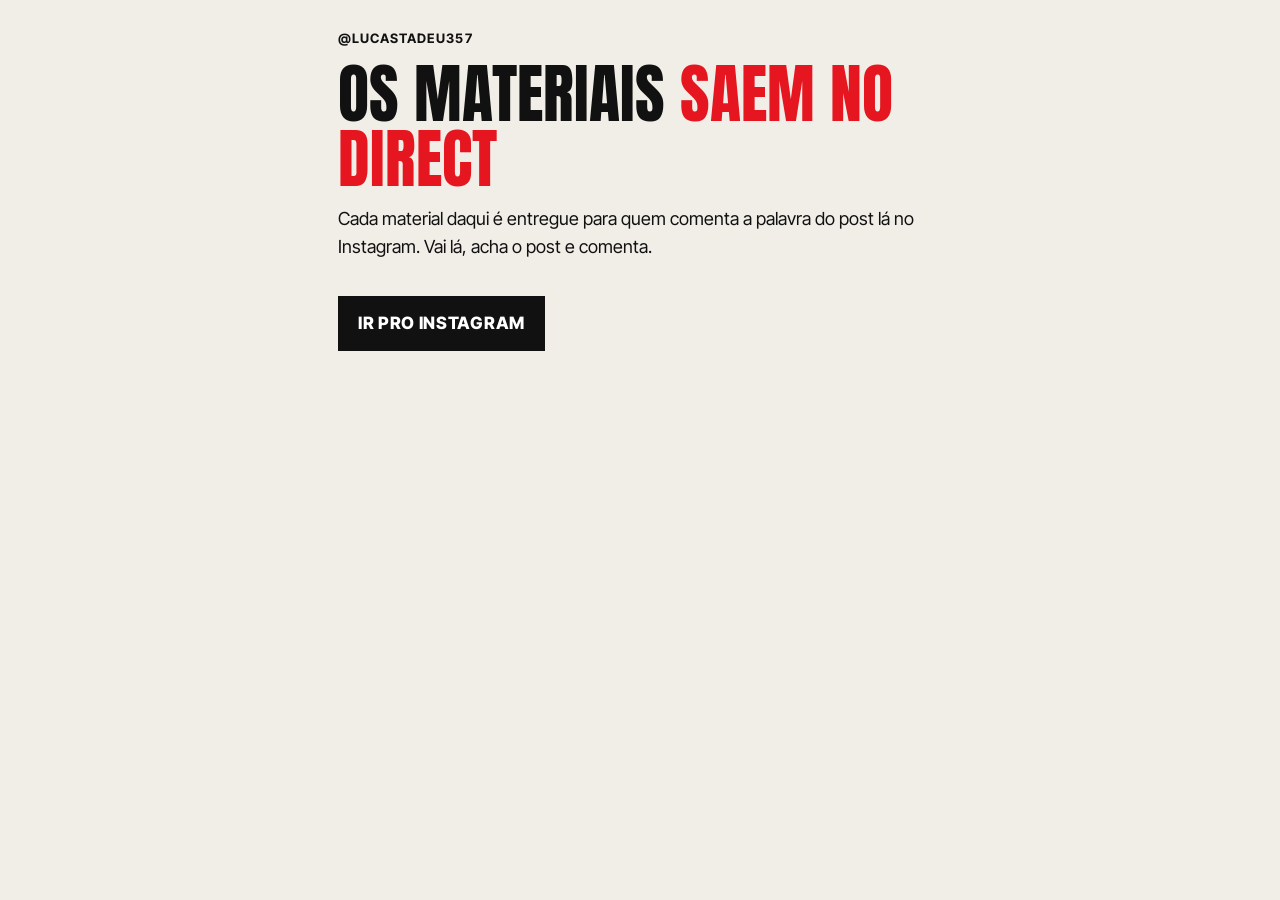
<file: index.html>
<!doctype html>
<html lang="pt-BR">
<head>
  <meta charset="utf-8">
  <meta name="viewport" content="width=device-width, initial-scale=1">
  <meta name="robots" content="noindex, nofollow">
  <title>Materiais · @lucastadeu357</title>
  <link rel="preconnect" href="https://fonts.googleapis.com">
  <link rel="preconnect" href="https://fonts.gstatic.com" crossorigin>
  <link href="https://fonts.googleapis.com/css2?family=Anton&family=Inter+Tight:wght@500;700;800&display=swap" rel="stylesheet">
  <link rel="stylesheet" href="assets/style.css">
</head>
<body>
  <main class="pagina">
    <header class="topo">
      <a href="https://www.instagram.com/lucastadeu357/">@lucastadeu357</a>
    </header>
    <h1>Os materiais <em>saem no direct</em></h1>
    <p class="intro">Cada material daqui é entregue para quem comenta a palavra do post lá no Instagram. Vai lá, acha o post e comenta.</p>
    <a class="botao" href="https://www.instagram.com/lucastadeu357/">Ir pro Instagram</a>
  </main>
</body>
</html>
</file>
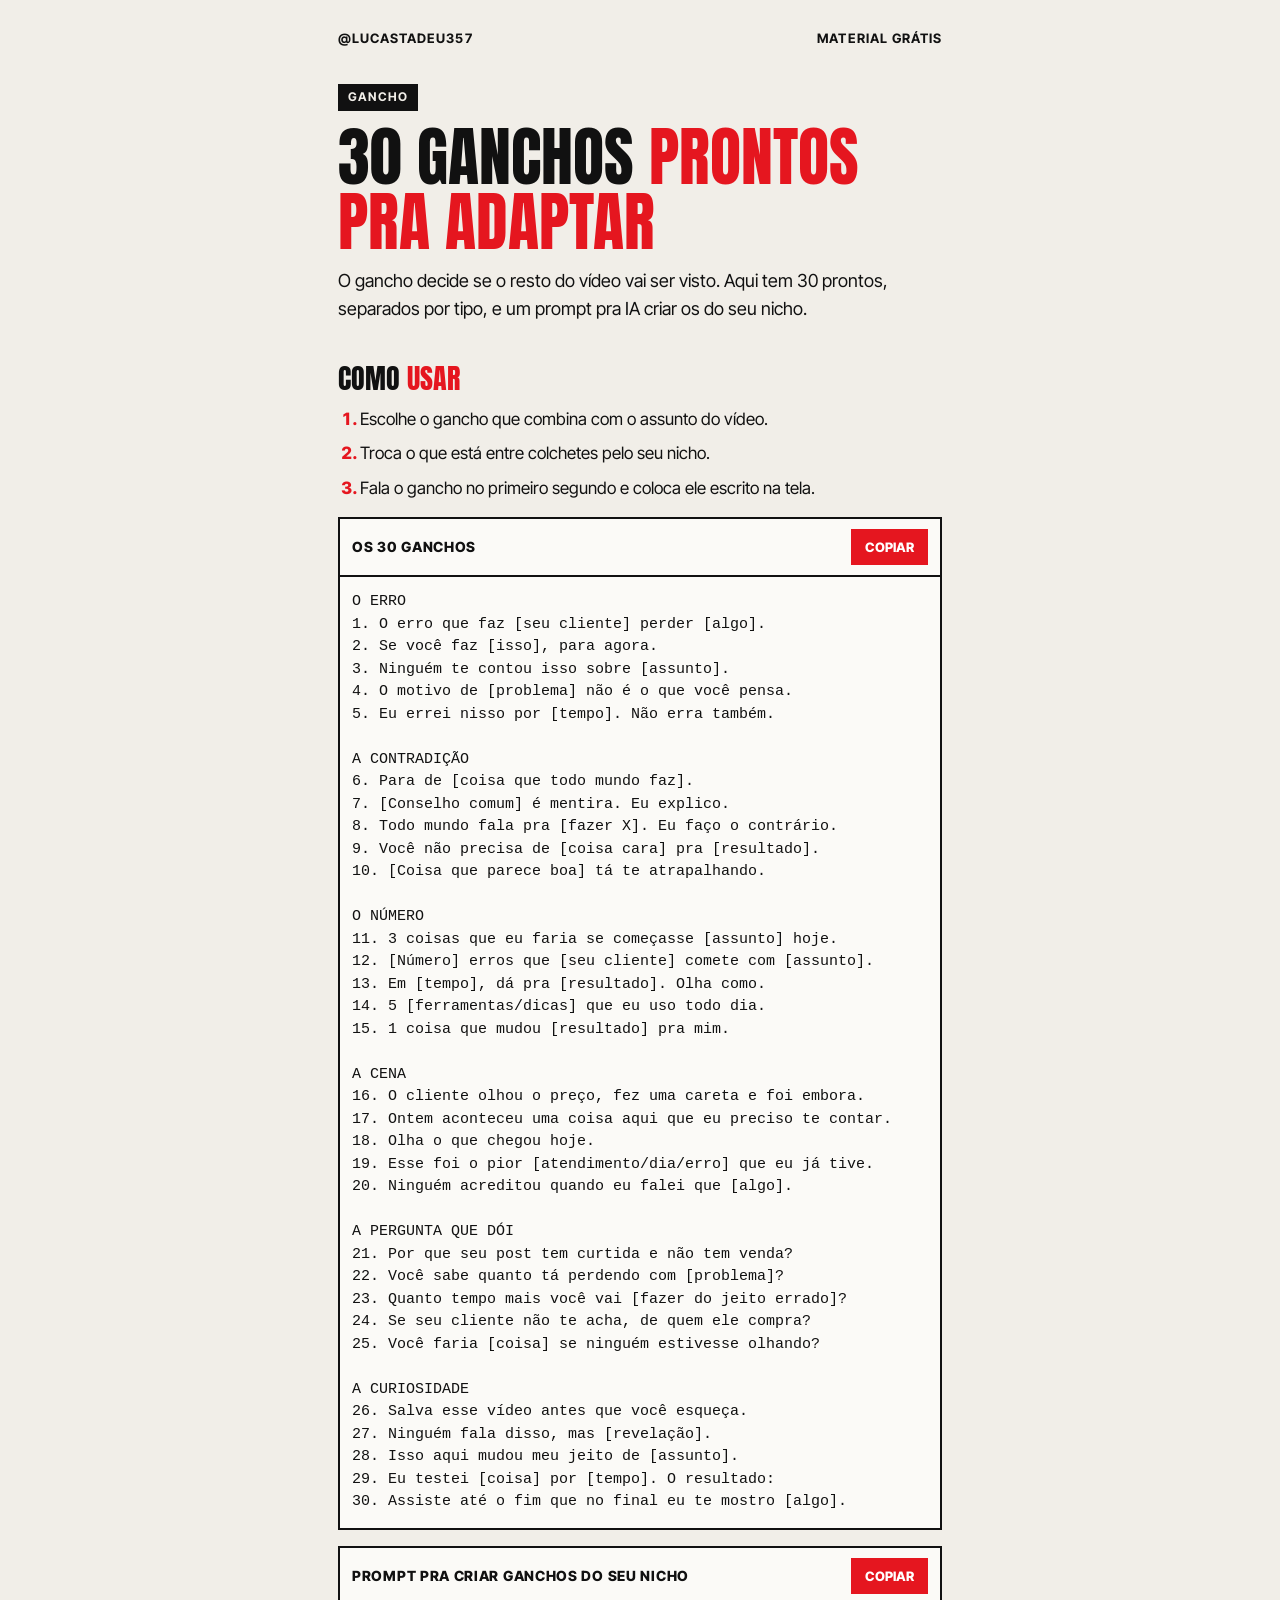
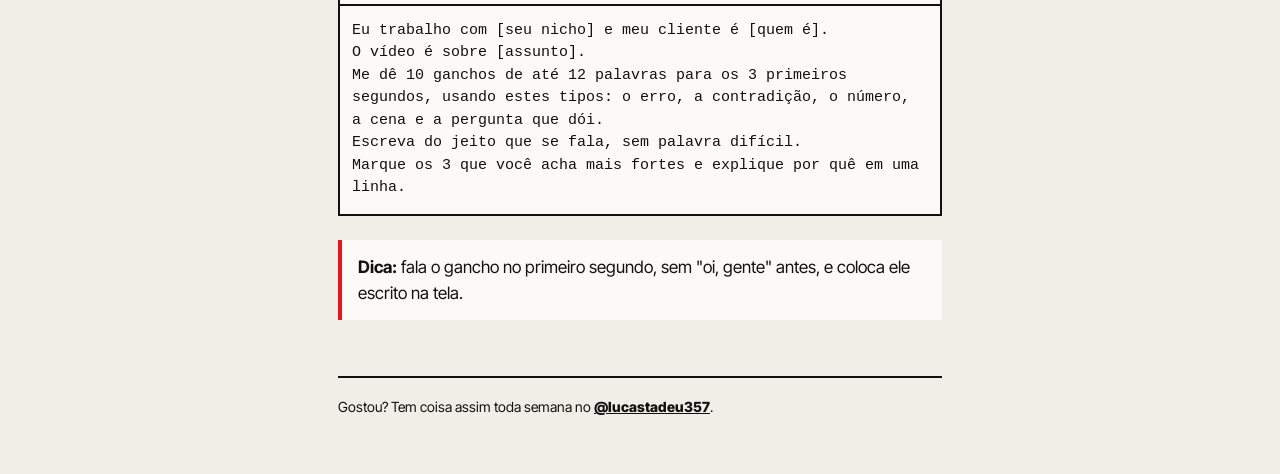
<file: 30-ganchos/index.html>
<!doctype html>
<html lang="pt-BR">
<head>
  <meta charset="utf-8">
  <meta name="viewport" content="width=device-width, initial-scale=1">
  <!-- Material entregue no direct: não aparece no Google -->
  <meta name="robots" content="noindex, nofollow">
  <title>30 ganchos prontos pra adaptar · @lucastadeu357</title>
  <meta name="description" content="30 ganchos para os 3 primeiros segundos do vídeo, mais o prompt pra criar os do seu nicho.">
  <link rel="preconnect" href="https://fonts.googleapis.com">
  <link rel="preconnect" href="https://fonts.gstatic.com" crossorigin>
  <link href="https://fonts.googleapis.com/css2?family=Anton&family=Inter+Tight:wght@500;700;800&display=swap" rel="stylesheet">
  <link rel="stylesheet" href="../assets/style.css">
</head>
<body>
  <main class="pagina">
    <header class="topo">
      <a href="https://www.instagram.com/lucastadeu357/">@lucastadeu357</a>
      <span>Material grátis</span>
    </header>

    <span class="etiqueta">GANCHO</span>
    <h1>30 ganchos <em>prontos pra adaptar</em></h1>
    <p class="intro">O gancho decide se o resto do vídeo vai ser visto. Aqui tem 30 prontos, separados por tipo, e um prompt pra IA criar os do seu nicho.</p>

    <h2>Como <em>usar</em></h2>
    <ol class="passos">
      <li>Escolhe o gancho que combina com o assunto do vídeo.</li>
      <li>Troca o que está entre colchetes pelo seu nicho.</li>
      <li>Fala o gancho no primeiro segundo e coloca ele escrito na tela.</li>
    </ol>

    <div class="prompt">
      <div class="prompt-cabeca">
        <span>Os 30 ganchos</span>
        <button class="copiar" type="button">Copiar</button>
      </div>
      <pre>O ERRO
1. O erro que faz [seu cliente] perder [algo].
2. Se você faz [isso], para agora.
3. Ninguém te contou isso sobre [assunto].
4. O motivo de [problema] não é o que você pensa.
5. Eu errei nisso por [tempo]. Não erra também.

A CONTRADIÇÃO
6. Para de [coisa que todo mundo faz].
7. [Conselho comum] é mentira. Eu explico.
8. Todo mundo fala pra [fazer X]. Eu faço o contrário.
9. Você não precisa de [coisa cara] pra [resultado].
10. [Coisa que parece boa] tá te atrapalhando.

O NÚMERO
11. 3 coisas que eu faria se começasse [assunto] hoje.
12. [Número] erros que [seu cliente] comete com [assunto].
13. Em [tempo], dá pra [resultado]. Olha como.
14. 5 [ferramentas/dicas] que eu uso todo dia.
15. 1 coisa que mudou [resultado] pra mim.

A CENA
16. O cliente olhou o preço, fez uma careta e foi embora.
17. Ontem aconteceu uma coisa aqui que eu preciso te contar.
18. Olha o que chegou hoje.
19. Esse foi o pior [atendimento/dia/erro] que eu já tive.
20. Ninguém acreditou quando eu falei que [algo].

A PERGUNTA QUE DÓI
21. Por que seu post tem curtida e não tem venda?
22. Você sabe quanto tá perdendo com [problema]?
23. Quanto tempo mais você vai [fazer do jeito errado]?
24. Se seu cliente não te acha, de quem ele compra?
25. Você faria [coisa] se ninguém estivesse olhando?

A CURIOSIDADE
26. Salva esse vídeo antes que você esqueça.
27. Ninguém fala disso, mas [revelação].
28. Isso aqui mudou meu jeito de [assunto].
29. Eu testei [coisa] por [tempo]. O resultado:
30. Assiste até o fim que no final eu te mostro [algo].</pre>
    </div>
    <div class="prompt">
      <div class="prompt-cabeca">
        <span>Prompt pra criar ganchos do seu nicho</span>
        <button class="copiar" type="button">Copiar</button>
      </div>
      <pre>Eu trabalho com [seu nicho] e meu cliente é [quem é].
O vídeo é sobre [assunto].
Me dê 10 ganchos de até 12 palavras para os 3 primeiros segundos, usando estes tipos: o erro, a contradição, o número, a cena e a pergunta que dói.
Escreva do jeito que se fala, sem palavra difícil.
Marque os 3 que você acha mais fortes e explique por quê em uma linha.</pre>
    </div>

    <p class="dica"><strong>Dica:</strong> fala o gancho no primeiro segundo, sem "oi, gente" antes, e coloca ele escrito na tela.</p>

    <footer class="rodape">
      Gostou? Tem coisa assim toda semana no <a href="https://www.instagram.com/lucastadeu357/">@lucastadeu357</a>.
    </footer>
  </main>
  <script src="../assets/copiar.js"></script>
</body>
</html>
</file>
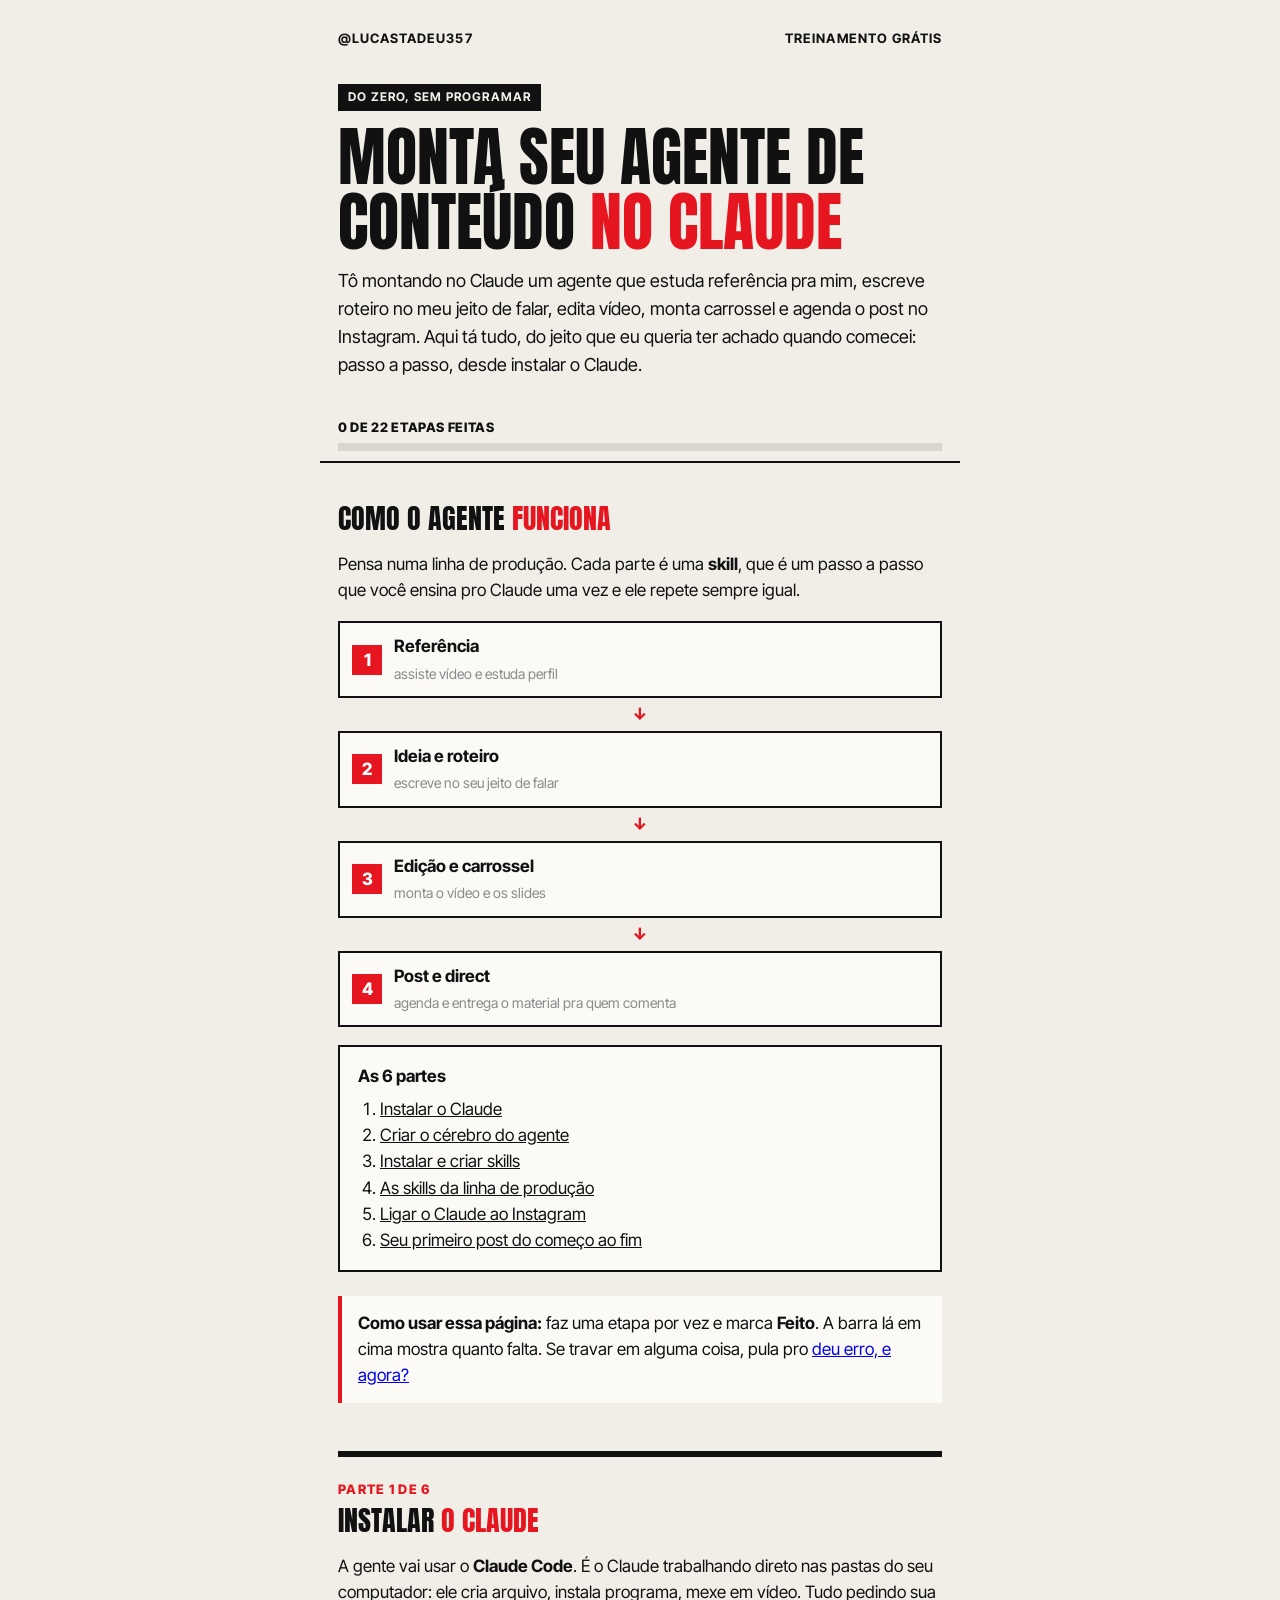
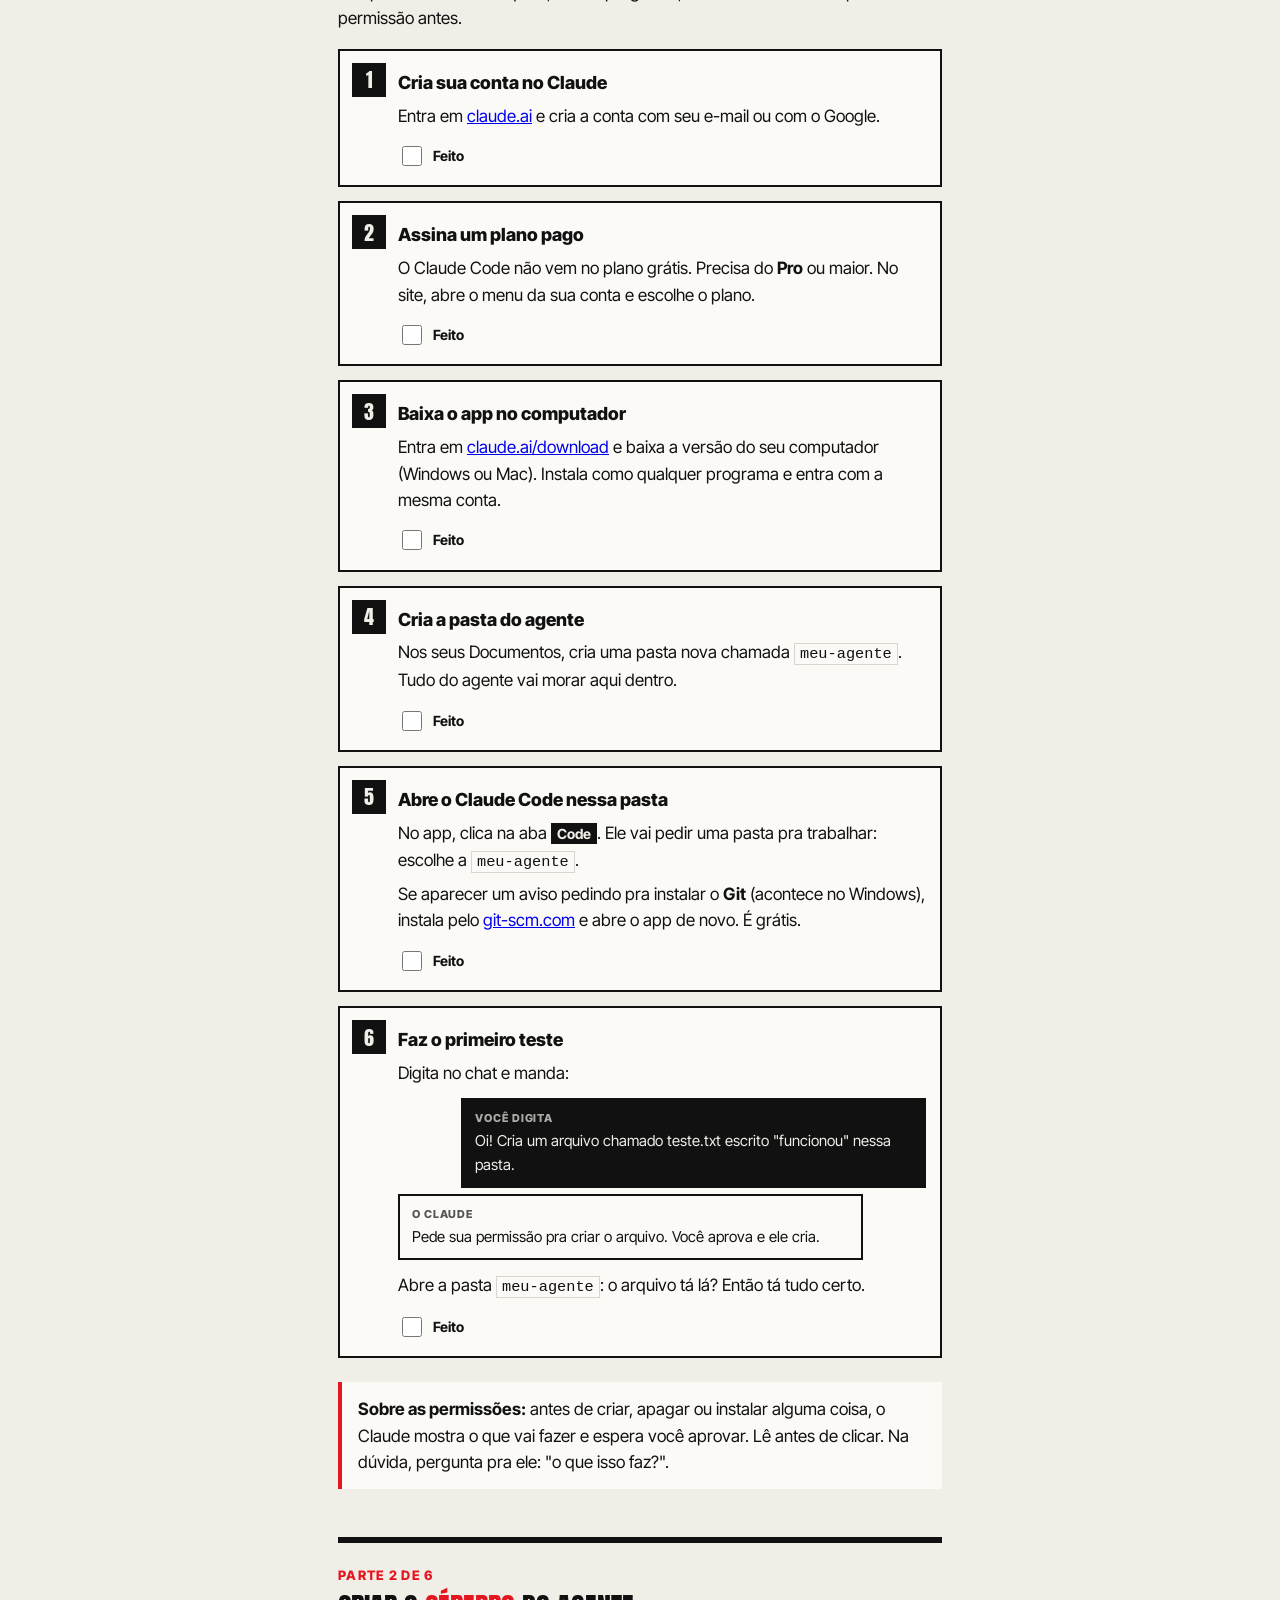
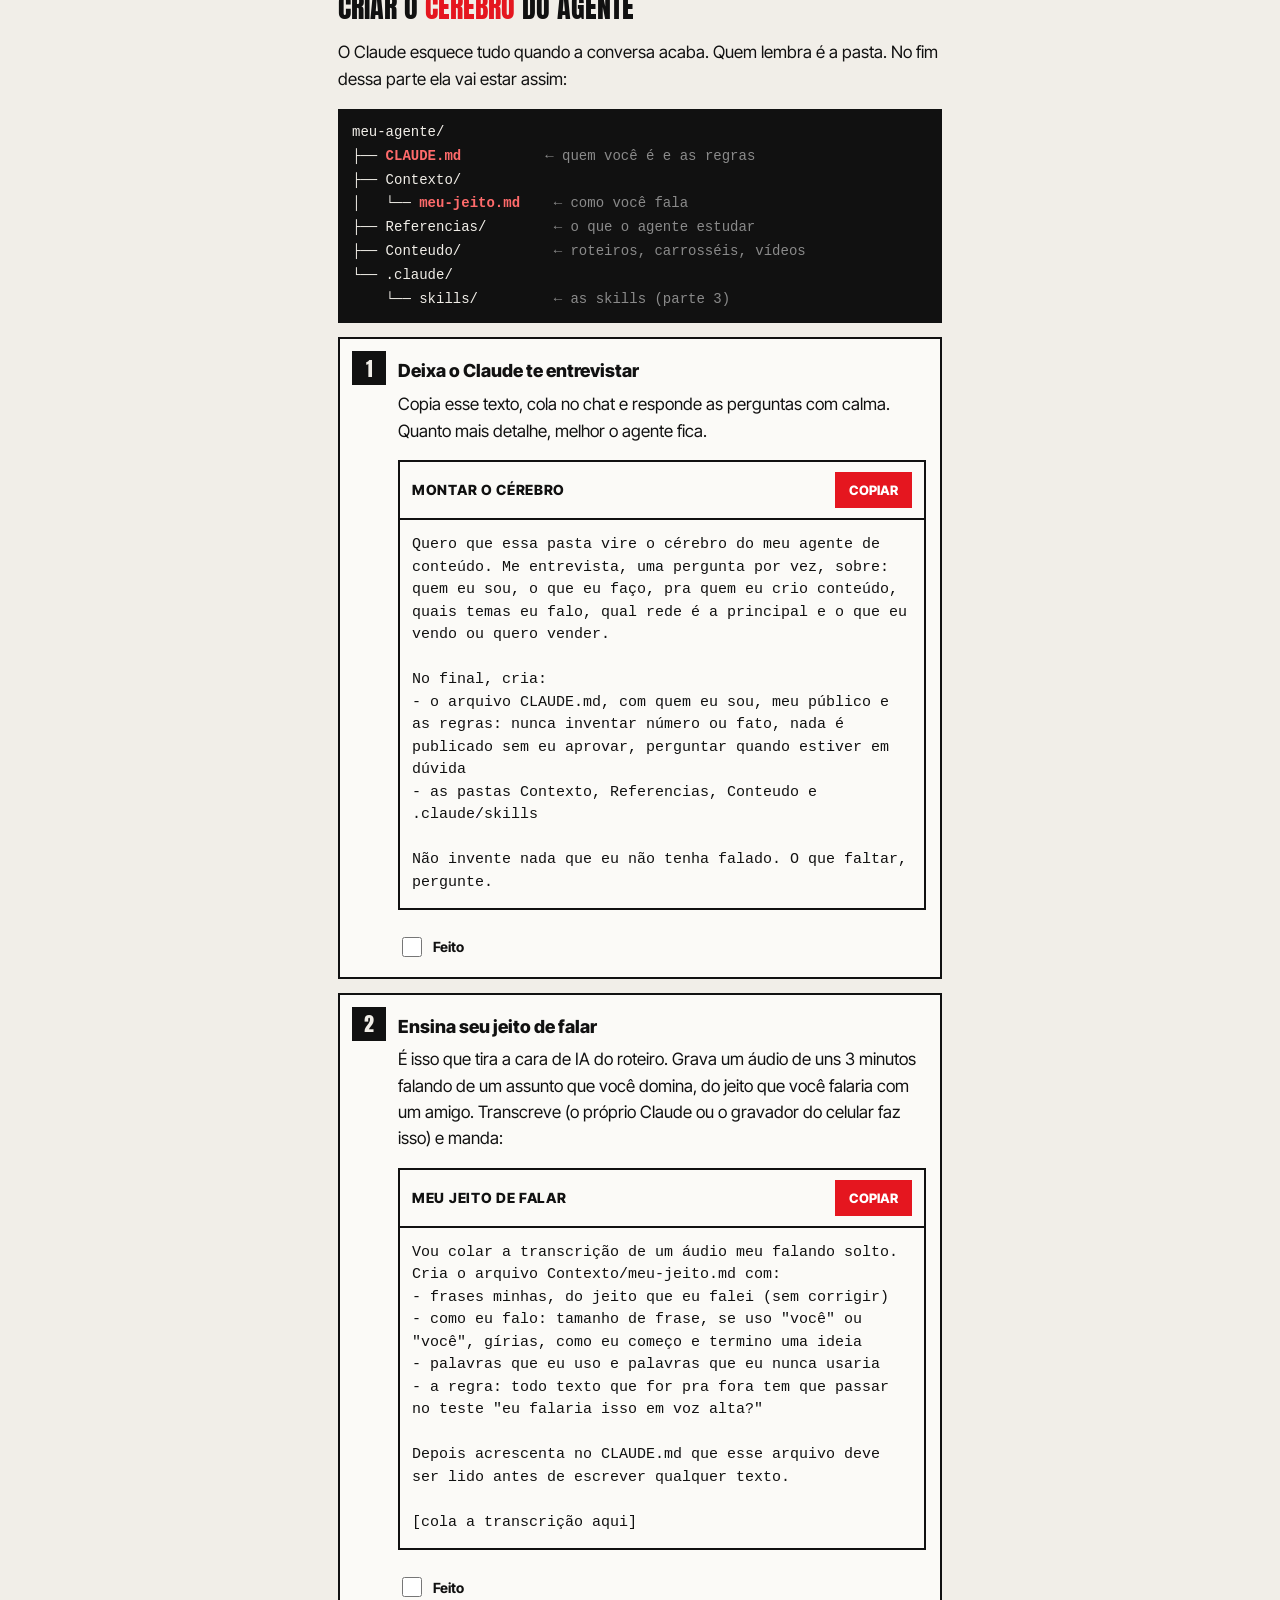
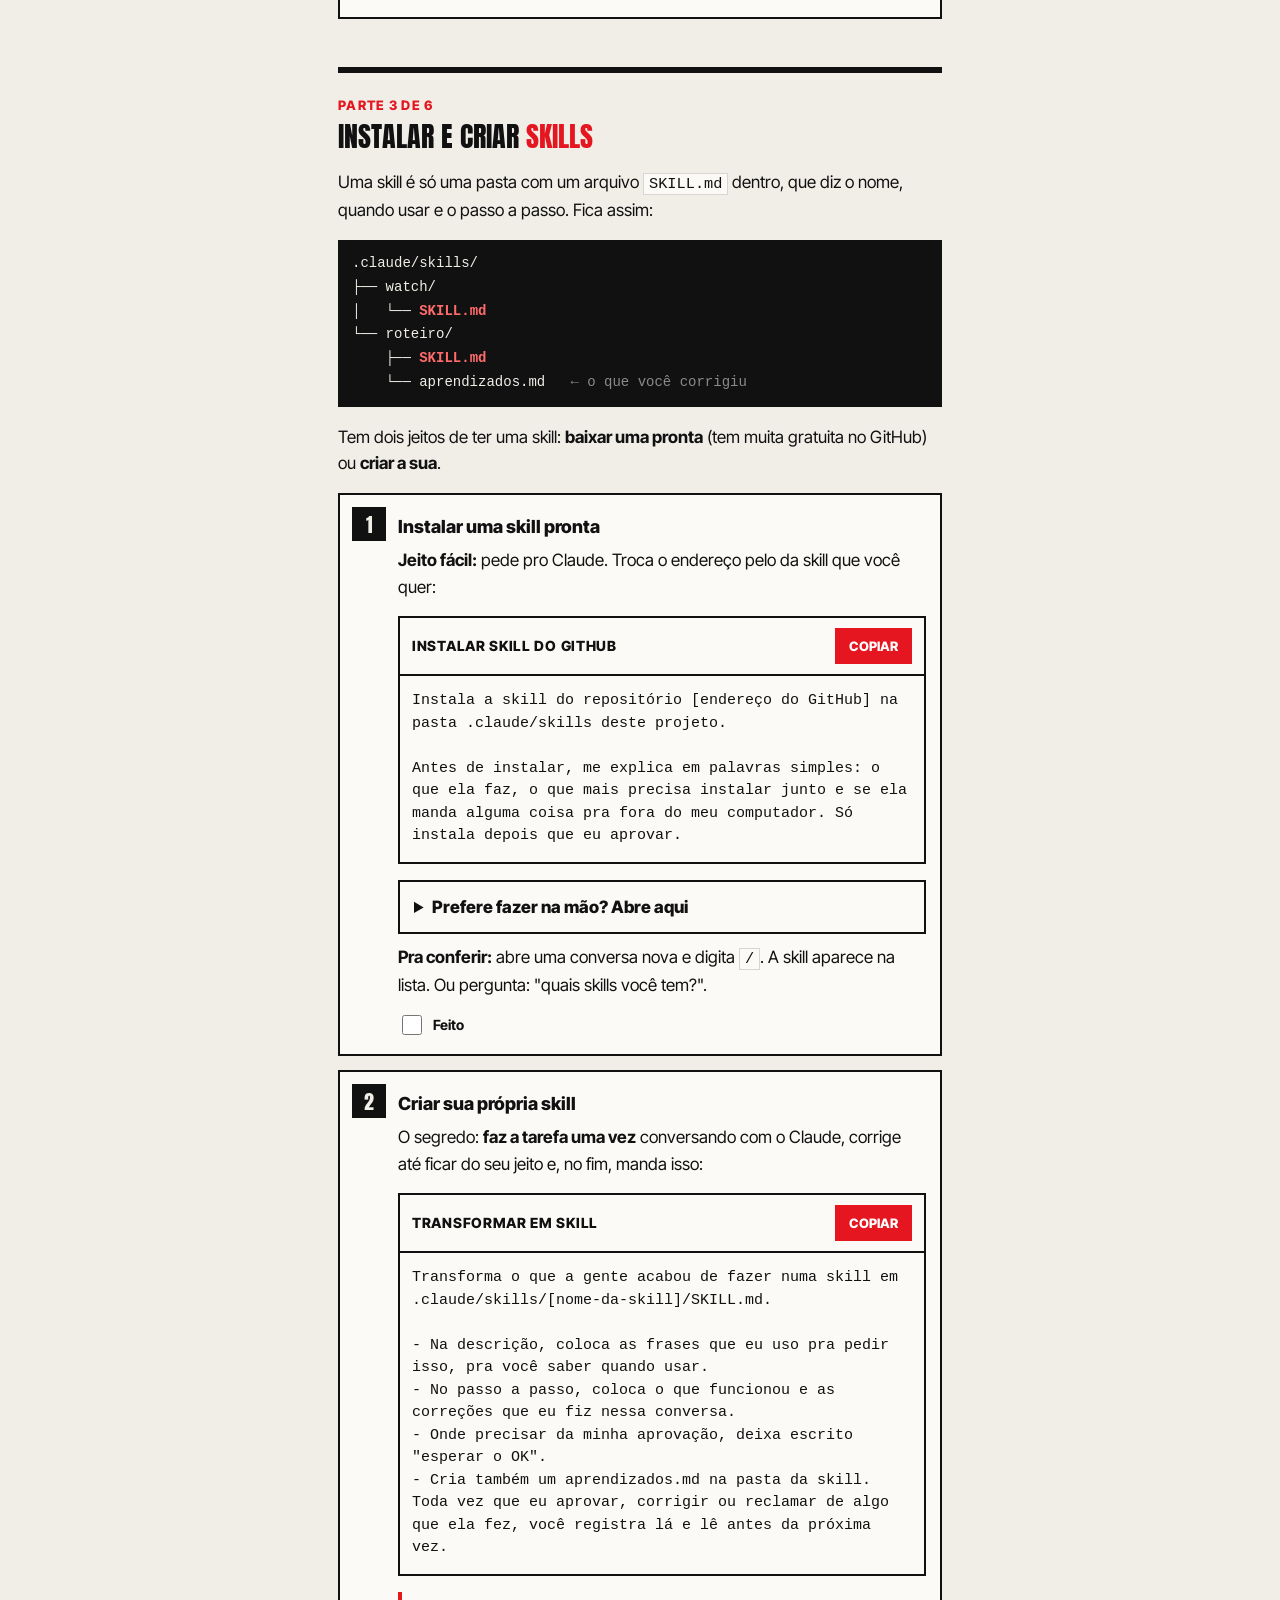
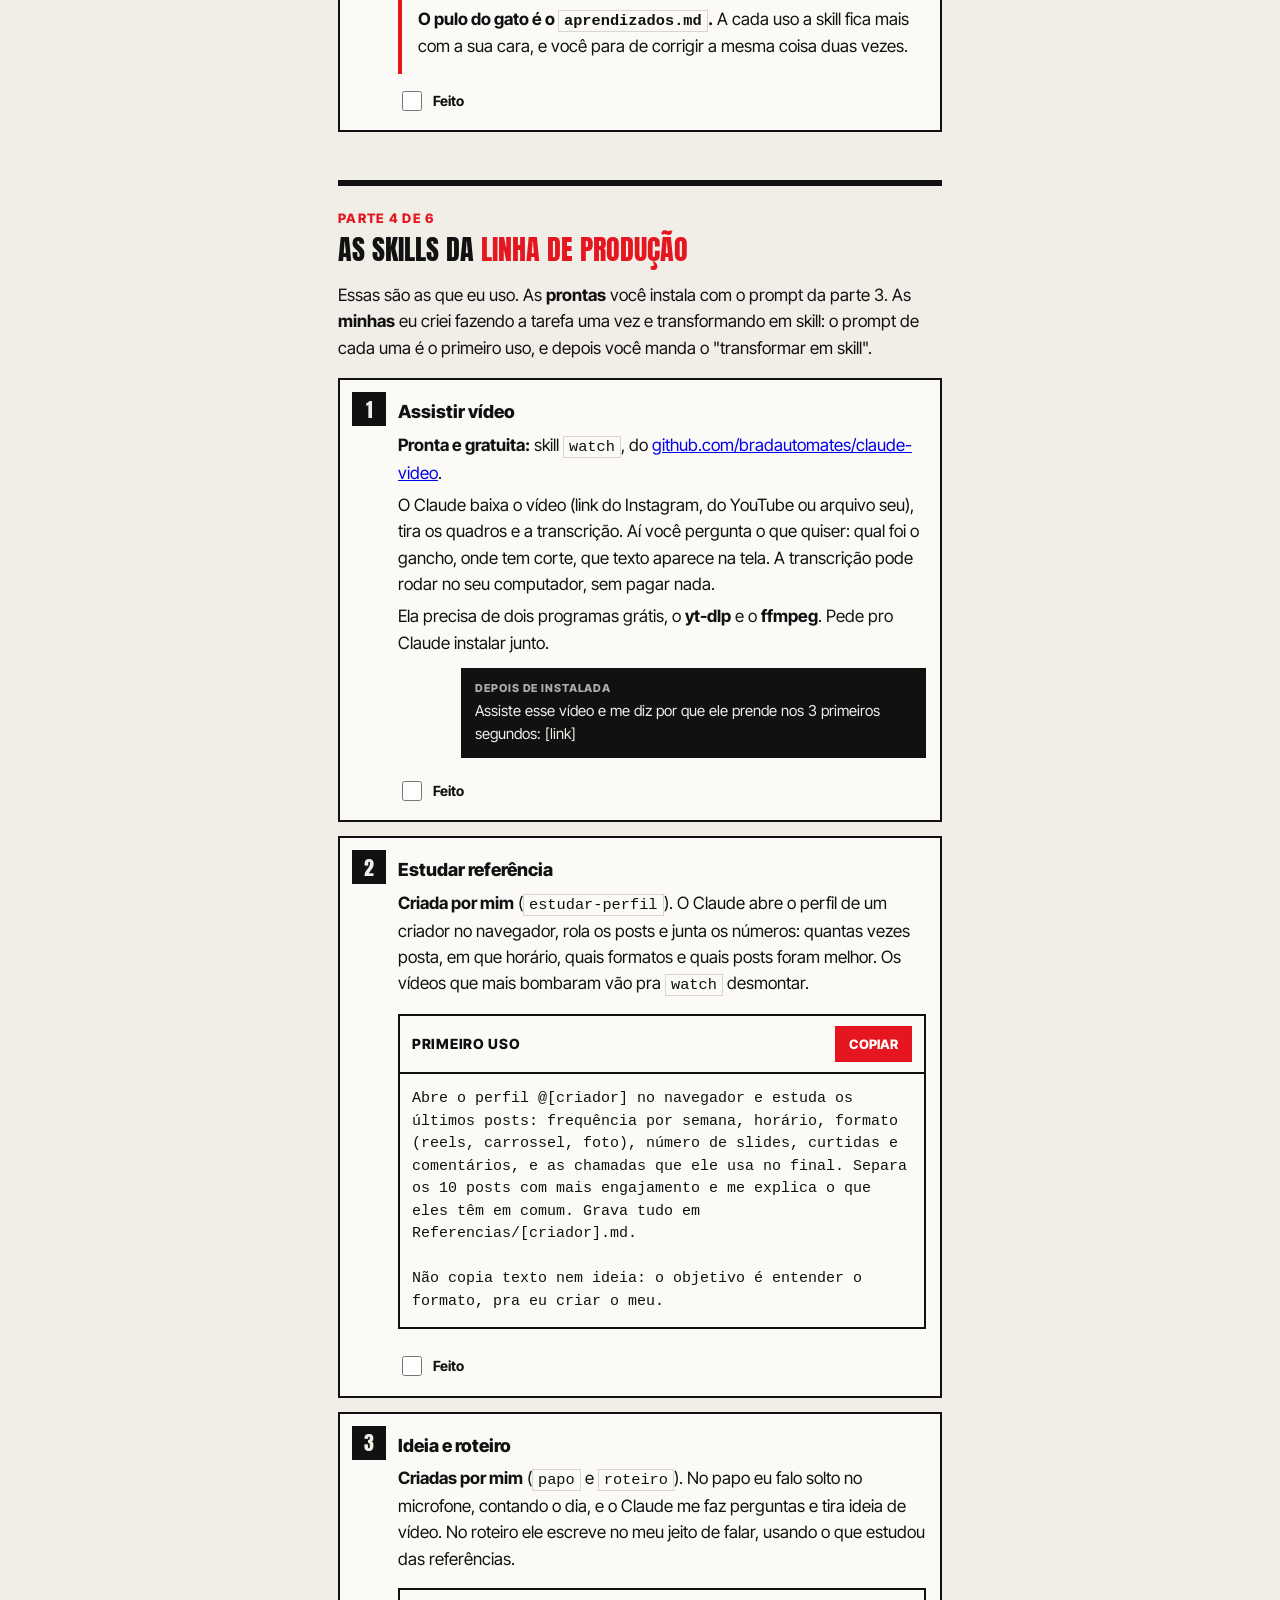
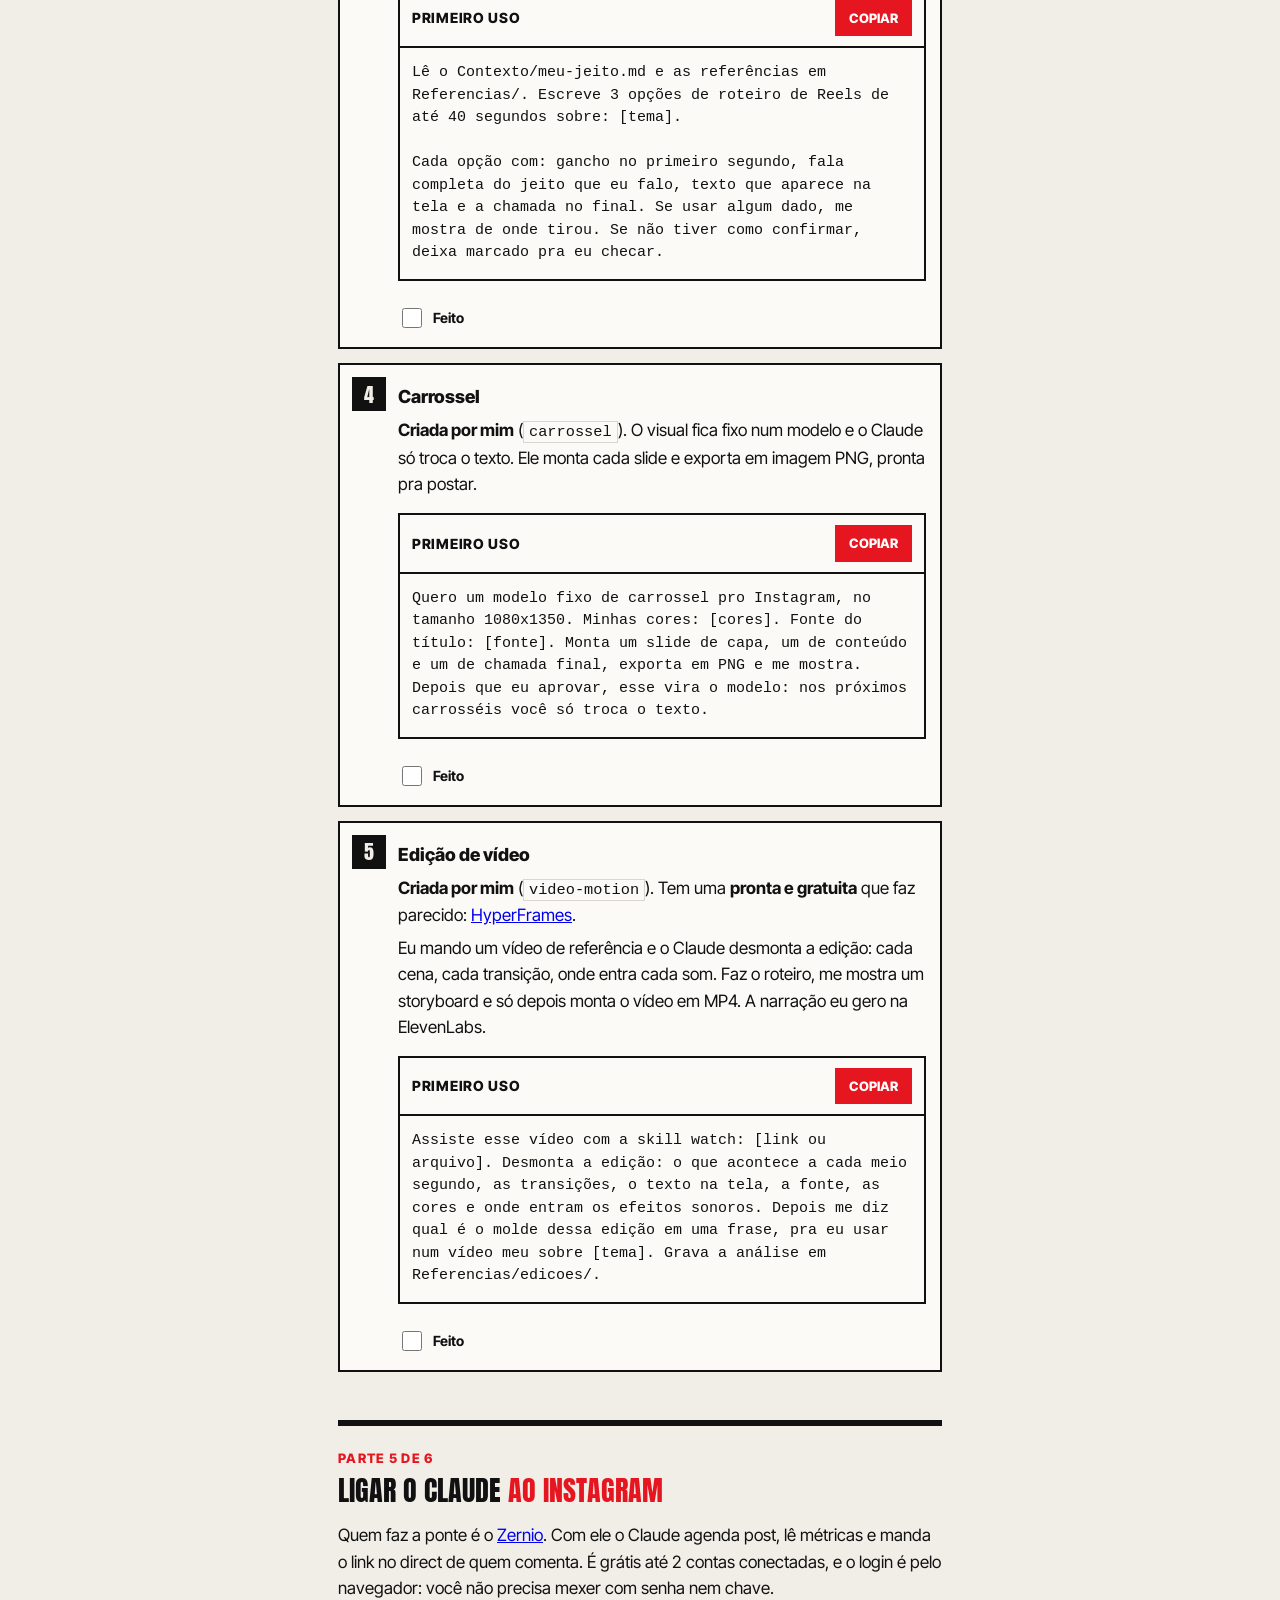
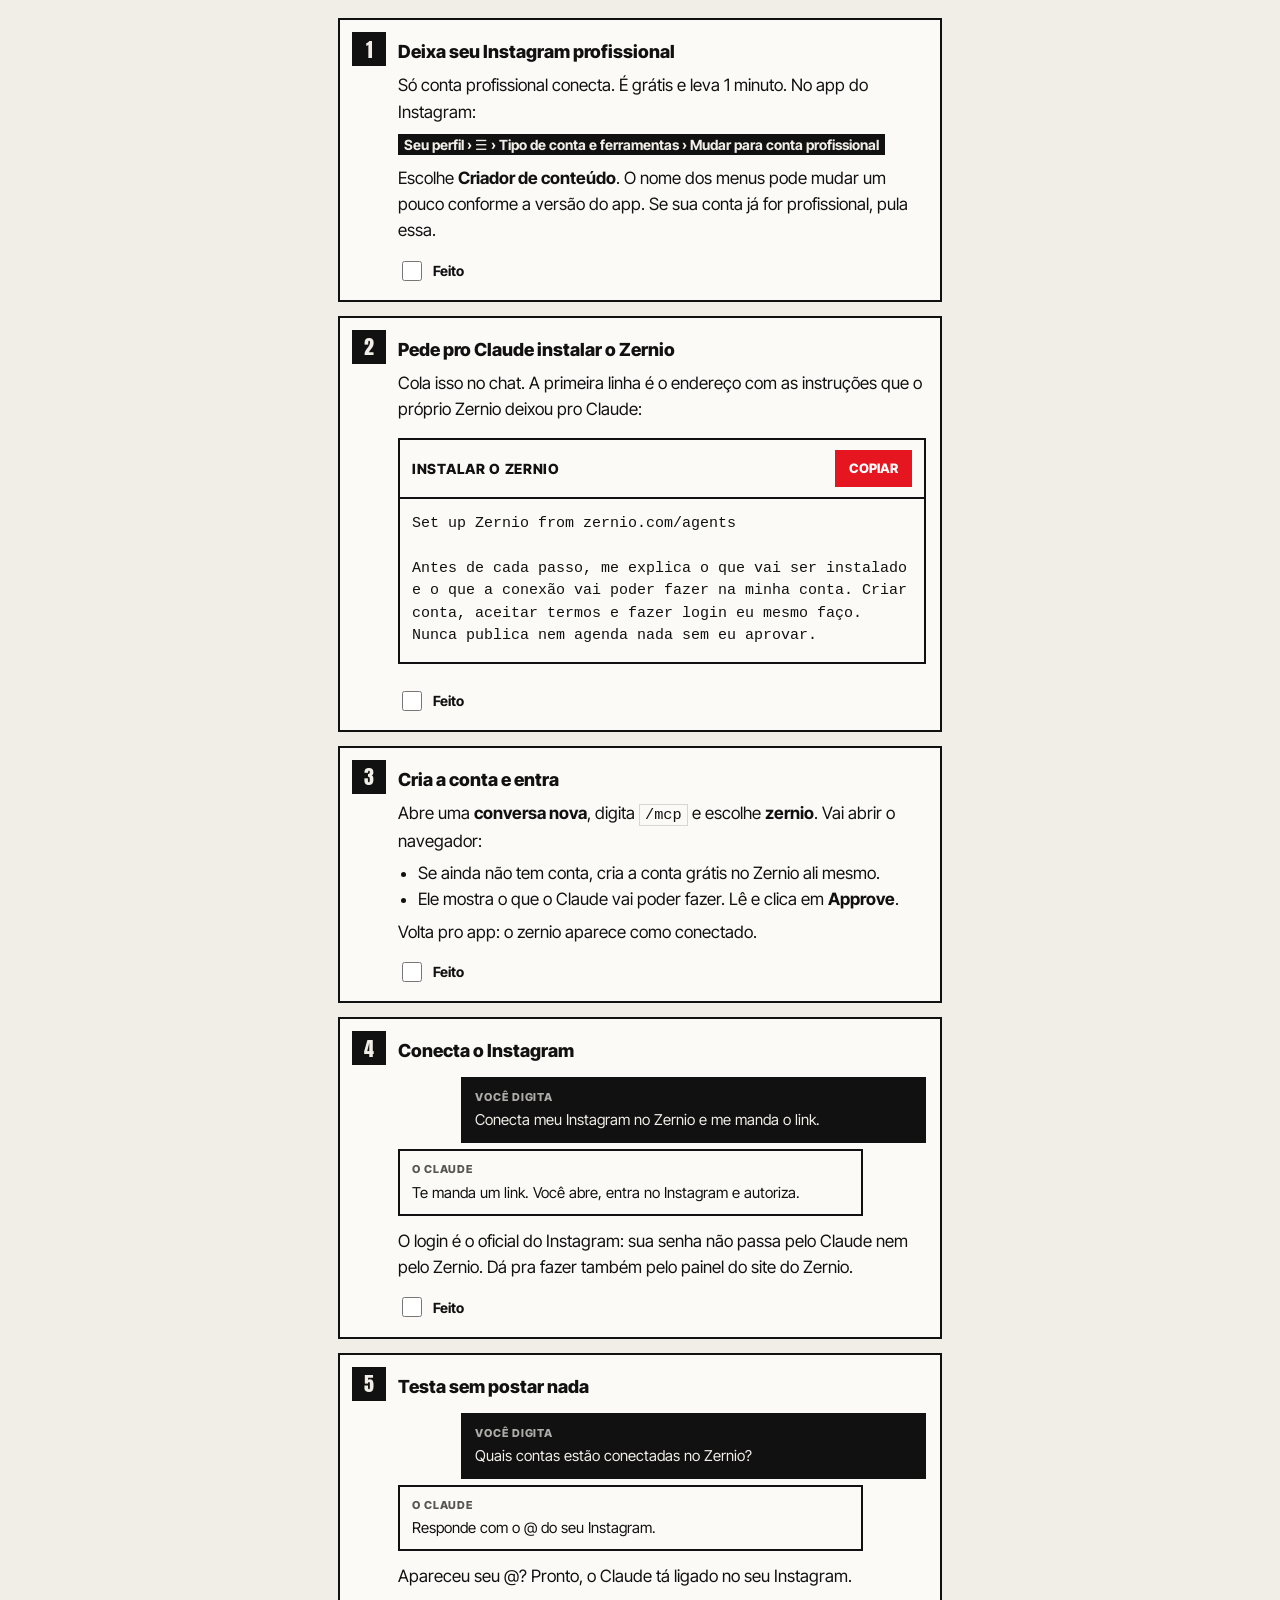
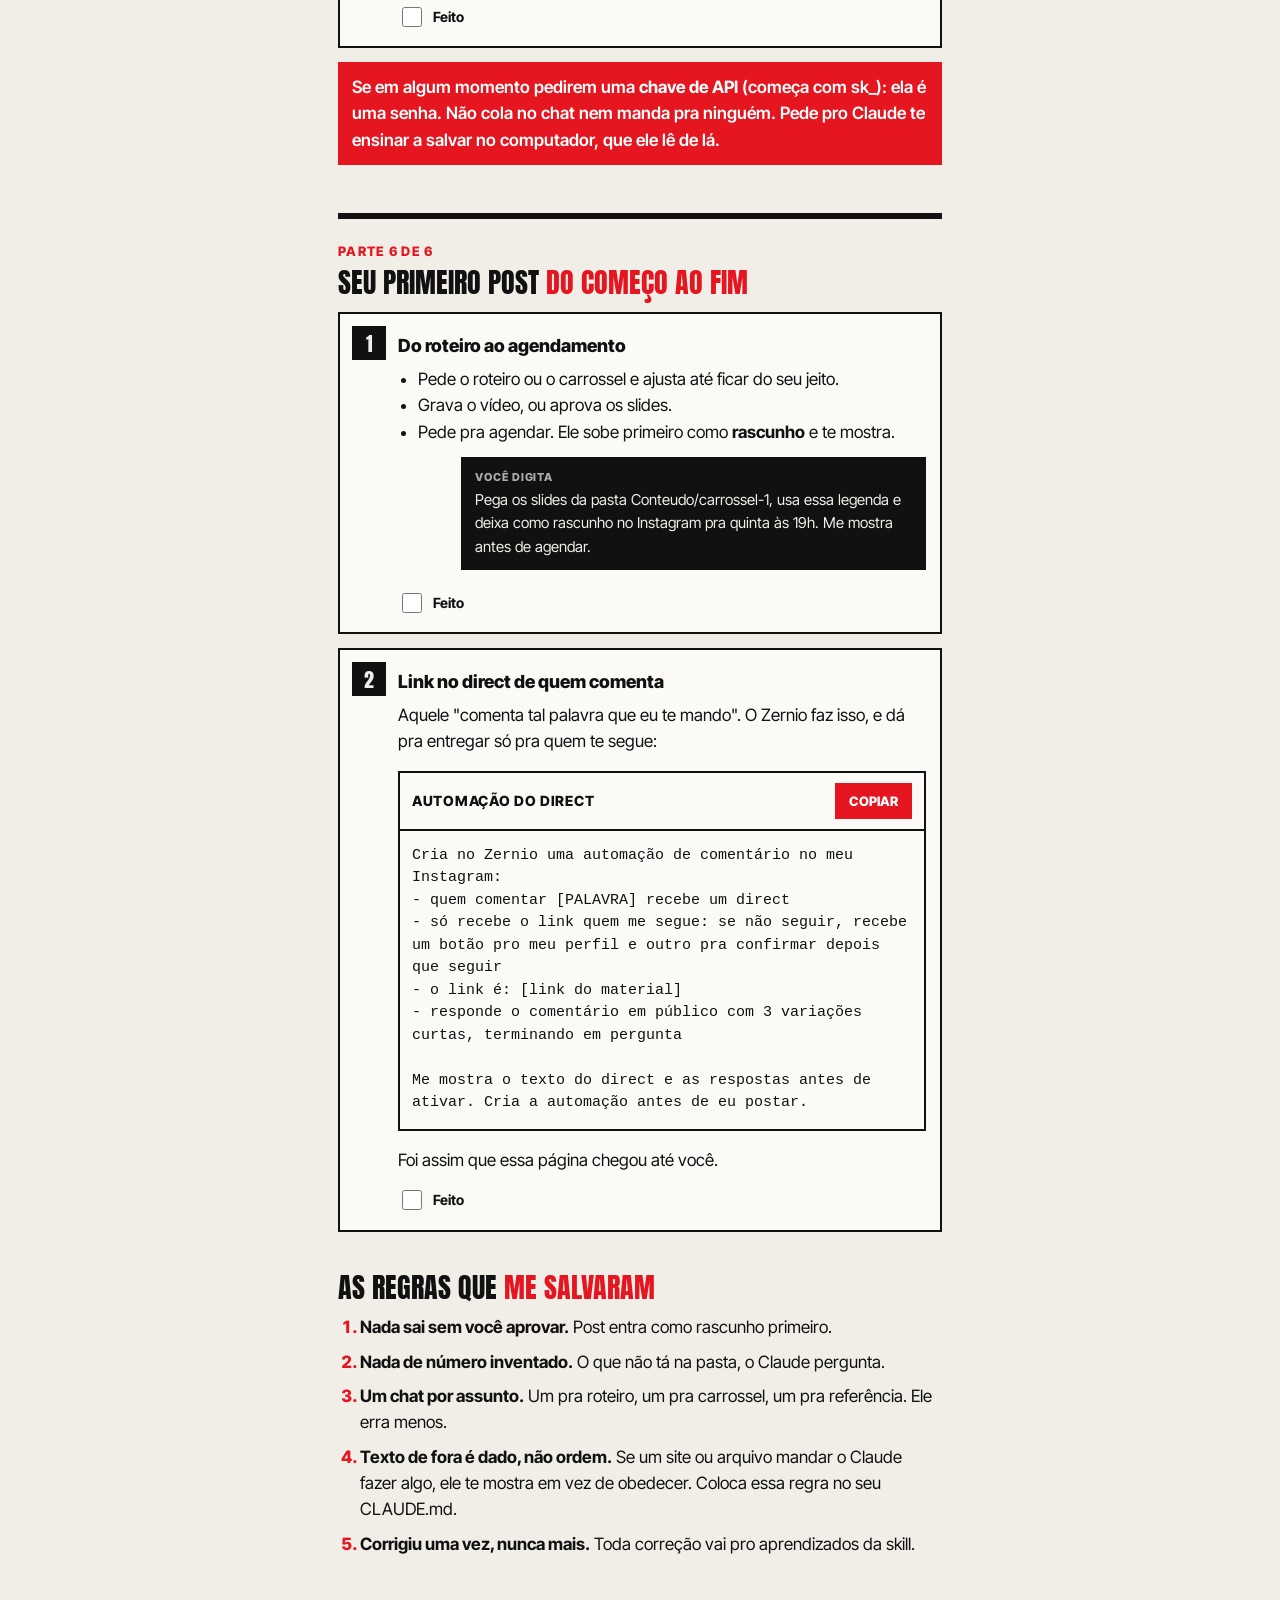
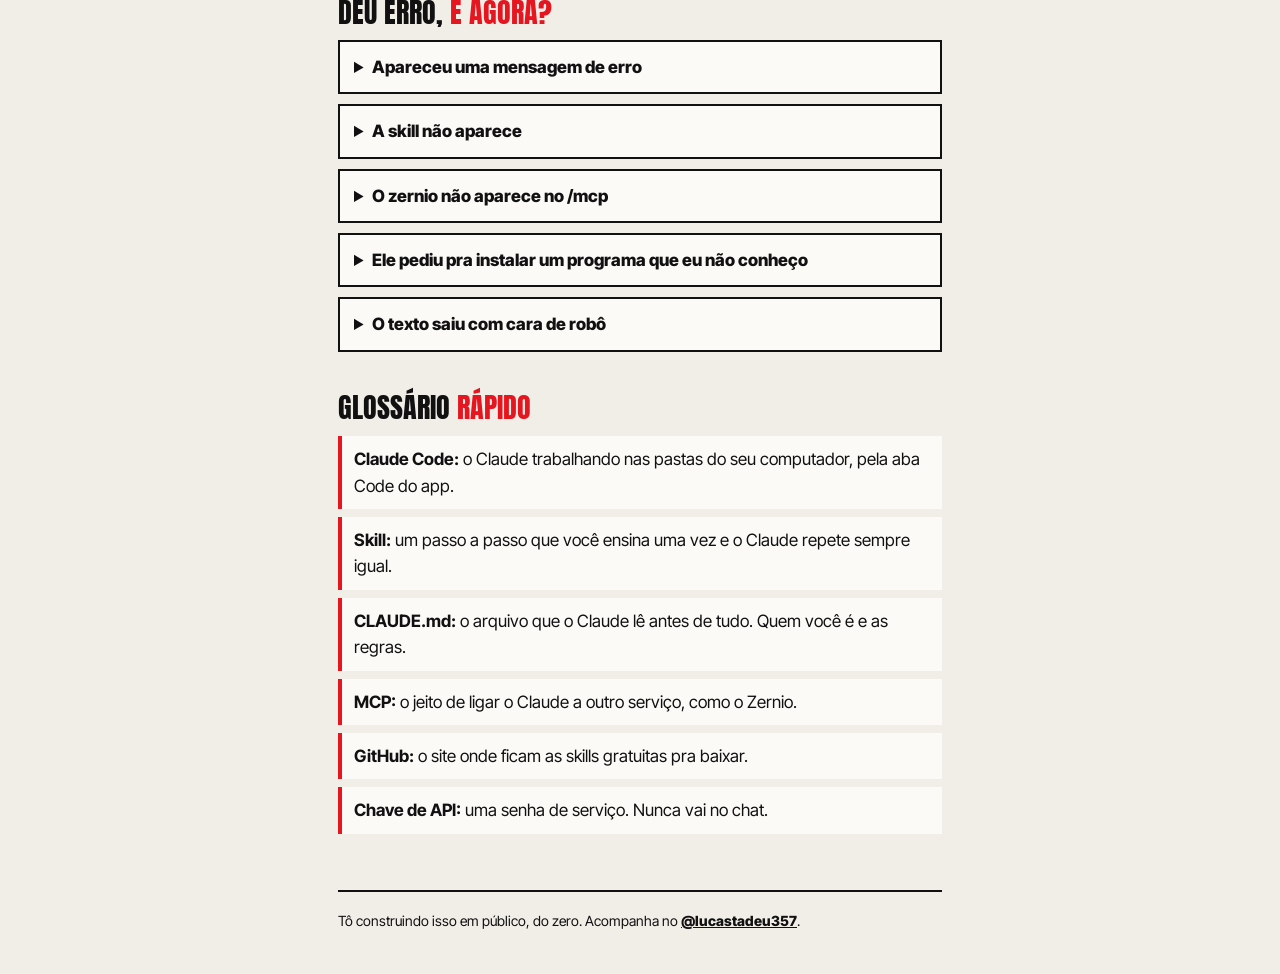
<file: agente-de-conteudo/index.html>
<!doctype html>
<html lang="pt-BR">
<head>
  <meta charset="utf-8">
  <meta name="viewport" content="width=device-width, initial-scale=1">
  <!-- Material entregue no direct: não aparece no Google -->
  <meta name="robots" content="noindex, nofollow">
  <title>Agente de conteúdo no Claude · @lucastadeu357</title>
  <meta name="description" content="Passo a passo, do zero, para montar no Claude um agente que estuda referência, escreve roteiro, edita vídeo, monta carrossel e posta no Instagram.">
  <link rel="preconnect" href="https://fonts.googleapis.com">
  <link rel="preconnect" href="https://fonts.gstatic.com" crossorigin>
  <link href="https://fonts.googleapis.com/css2?family=Anton&family=Inter+Tight:wght@500;700;800&display=swap" rel="stylesheet">
  <link rel="stylesheet" href="../assets/style.css">
</head>
<body>
  <main class="pagina">
    <header class="topo">
      <a href="https://www.instagram.com/lucastadeu357/">@lucastadeu357</a>
      <span>Treinamento grátis</span>
    </header>

    <span class="etiqueta">Do zero, sem programar</span>
    <h1>Monta seu agente de conteúdo <em>no Claude</em></h1>
    <p class="intro">Tô montando no Claude um agente que estuda referência pra mim, escreve roteiro no meu jeito de falar, edita vídeo, monta carrossel e agenda o post no Instagram. Aqui tá tudo, do jeito que eu queria ter achado quando comecei: passo a passo, desde instalar o Claude.</p>

    <div class="progresso">
      <span class="conta">0 etapas feitas</span>
      <div class="barra"><div class="cheio"></div></div>
    </div>

    <h2>Como o agente <em>funciona</em></h2>
    <p>Pensa numa linha de produção. Cada parte é uma <strong>skill</strong>, que é um passo a passo que você ensina pro Claude uma vez e ele repete sempre igual.</p>
    <div class="mapa">
      <div class="no"><span>1</span><div><strong>Referência</strong><small>assiste vídeo e estuda perfil</small></div></div>
      <div class="seta">↓</div>
      <div class="no"><span>2</span><div><strong>Ideia e roteiro</strong><small>escreve no seu jeito de falar</small></div></div>
      <div class="seta">↓</div>
      <div class="no"><span>3</span><div><strong>Edição e carrossel</strong><small>monta o vídeo e os slides</small></div></div>
      <div class="seta">↓</div>
      <div class="no"><span>4</span><div><strong>Post e direct</strong><small>agenda e entrega o material pra quem comenta</small></div></div>
    </div>

    <nav class="indice">
      <strong>As 6 partes</strong>
      <ol>
        <li><a href="#instalar">Instalar o Claude</a></li>
        <li><a href="#cerebro">Criar o cérebro do agente</a></li>
        <li><a href="#skills">Instalar e criar skills</a></li>
        <li><a href="#linha">As skills da linha de produção</a></li>
        <li><a href="#zernio">Ligar o Claude ao Instagram</a></li>
        <li><a href="#fluxo">Seu primeiro post do começo ao fim</a></li>
      </ol>
    </nav>
    <p class="dica"><strong>Como usar essa página:</strong> faz uma etapa por vez e marca <strong>Feito</strong>. A barra lá em cima mostra quanto falta. Se travar em alguma coisa, pula pro <a href="#ajuda">deu erro, e agora?</a></p>

    <!-- ============ PARTE 1 ============ -->
    <section class="parte" id="instalar">
      <span class="num">Parte 1 de 6</span>
      <h2>Instalar <em>o Claude</em></h2>
      <p>A gente vai usar o <strong>Claude Code</strong>. É o Claude trabalhando direto nas pastas do seu computador: ele cria arquivo, instala programa, mexe em vídeo. Tudo pedindo sua permissão antes.</p>

      <div class="etapa" data-id="conta">
        <span class="n">1</span>
        <h3>Cria sua conta no Claude</h3>
        <p>Entra em <a href="https://claude.ai">claude.ai</a> e cria a conta com seu e-mail ou com o Google.</p>
        <label class="feito"><input type="checkbox"> Feito</label>
      </div>

      <div class="etapa" data-id="plano">
        <span class="n">2</span>
        <h3>Assina um plano pago</h3>
        <p>O Claude Code não vem no plano grátis. Precisa do <strong>Pro</strong> ou maior. No site, abre o menu da sua conta e escolhe o plano.</p>
        <label class="feito"><input type="checkbox"> Feito</label>
      </div>

      <div class="etapa" data-id="app">
        <span class="n">3</span>
        <h3>Baixa o app no computador</h3>
        <p>Entra em <a href="https://claude.ai/download">claude.ai/download</a> e baixa a versão do seu computador (Windows ou Mac). Instala como qualquer programa e entra com a mesma conta.</p>
        <label class="feito"><input type="checkbox"> Feito</label>
      </div>

      <div class="etapa" data-id="pasta">
        <span class="n">4</span>
        <h3>Cria a pasta do agente</h3>
        <p>Nos seus Documentos, cria uma pasta nova chamada <code>meu-agente</code>. Tudo do agente vai morar aqui dentro.</p>
        <label class="feito"><input type="checkbox"> Feito</label>
      </div>

      <div class="etapa" data-id="code">
        <span class="n">5</span>
        <h3>Abre o Claude Code nessa pasta</h3>
        <p>No app, clica na aba <span class="caminho">Code</span>. Ele vai pedir uma pasta pra trabalhar: escolhe a <code>meu-agente</code>.</p>
        <p>Se aparecer um aviso pedindo pra instalar o <strong>Git</strong> (acontece no Windows), instala pelo <a href="https://git-scm.com">git-scm.com</a> e abre o app de novo. É grátis.</p>
        <label class="feito"><input type="checkbox"> Feito</label>
      </div>

      <div class="etapa" data-id="teste">
        <span class="n">6</span>
        <h3>Faz o primeiro teste</h3>
        <p>Digita no chat e manda:</p>
        <div class="chat">
          <div class="balao tu"><small>Você digita</small>Oi! Cria um arquivo chamado teste.txt escrito "funcionou" nessa pasta.</div>
          <div class="balao claude"><small>O Claude</small>Pede sua permissão pra criar o arquivo. Você aprova e ele cria.</div>
        </div>
        <p>Abre a pasta <code>meu-agente</code>: o arquivo tá lá? Então tá tudo certo.</p>
        <label class="feito"><input type="checkbox"> Feito</label>
      </div>
      <p class="dica"><strong>Sobre as permissões:</strong> antes de criar, apagar ou instalar alguma coisa, o Claude mostra o que vai fazer e espera você aprovar. Lê antes de clicar. Na dúvida, pergunta pra ele: "o que isso faz?".</p>
    </section>

    <!-- ============ PARTE 2 ============ -->
    <section class="parte" id="cerebro">
      <span class="num">Parte 2 de 6</span>
      <h2>Criar o <em>cérebro</em> do agente</h2>
      <p>O Claude esquece tudo quando a conversa acaba. Quem lembra é a pasta. No fim dessa parte ela vai estar assim:</p>
      <div class="arvore">meu-agente/
├── <b>CLAUDE.md</b>          <i>← quem você é e as regras</i>
├── Contexto/
│   └── <b>meu-jeito.md</b>    <i>← como você fala</i>
├── Referencias/        <i>← o que o agente estudar</i>
├── Conteudo/           <i>← roteiros, carrosséis, vídeos</i>
└── .claude/
    └── skills/         <i>← as skills (parte 3)</i></div>

      <div class="etapa" data-id="claudemd">
        <span class="n">1</span>
        <h3>Deixa o Claude te entrevistar</h3>
        <p>Copia esse texto, cola no chat e responde as perguntas com calma. Quanto mais detalhe, melhor o agente fica.</p>
        <div class="prompt">
          <div class="prompt-cabeca">
            <span>Montar o cérebro</span>
            <button class="copiar" type="button">Copiar</button>
          </div>
          <pre>Quero que essa pasta vire o cérebro do meu agente de conteúdo. Me entrevista, uma pergunta por vez, sobre: quem eu sou, o que eu faço, pra quem eu crio conteúdo, quais temas eu falo, qual rede é a principal e o que eu vendo ou quero vender.

No final, cria:
- o arquivo CLAUDE.md, com quem eu sou, meu público e as regras: nunca inventar número ou fato, nada é publicado sem eu aprovar, perguntar quando estiver em dúvida
- as pastas Contexto, Referencias, Conteudo e .claude/skills

Não invente nada que eu não tenha falado. O que faltar, pergunte.</pre>
        </div>
        <label class="feito"><input type="checkbox"> Feito</label>
      </div>

      <div class="etapa" data-id="jeito">
        <span class="n">2</span>
        <h3>Ensina seu jeito de falar</h3>
        <p>É isso que tira a cara de IA do roteiro. Grava um áudio de uns 3 minutos falando de um assunto que você domina, do jeito que você falaria com um amigo. Transcreve (o próprio Claude ou o gravador do celular faz isso) e manda:</p>
        <div class="prompt">
          <div class="prompt-cabeca">
            <span>Meu jeito de falar</span>
            <button class="copiar" type="button">Copiar</button>
          </div>
          <pre>Vou colar a transcrição de um áudio meu falando solto. Cria o arquivo Contexto/meu-jeito.md com:
- frases minhas, do jeito que eu falei (sem corrigir)
- como eu falo: tamanho de frase, se uso "você" ou "você", gírias, como eu começo e termino uma ideia
- palavras que eu uso e palavras que eu nunca usaria
- a regra: todo texto que for pra fora tem que passar no teste "eu falaria isso em voz alta?"

Depois acrescenta no CLAUDE.md que esse arquivo deve ser lido antes de escrever qualquer texto.

[cola a transcrição aqui]</pre>
        </div>
        <label class="feito"><input type="checkbox"> Feito</label>
      </div>
    </section>

    <!-- ============ PARTE 3 ============ -->
    <section class="parte" id="skills">
      <span class="num">Parte 3 de 6</span>
      <h2>Instalar e criar <em>skills</em></h2>
      <p>Uma skill é só uma pasta com um arquivo <code>SKILL.md</code> dentro, que diz o nome, quando usar e o passo a passo. Fica assim:</p>
      <div class="arvore">.claude/skills/
├── watch/
│   └── <b>SKILL.md</b>
└── roteiro/
    ├── <b>SKILL.md</b>
    └── aprendizados.md   <i>← o que você corrigiu</i></div>
      <p>Tem dois jeitos de ter uma skill: <strong>baixar uma pronta</strong> (tem muita gratuita no GitHub) ou <strong>criar a sua</strong>.</p>

      <div class="etapa" data-id="instalar-skill">
        <span class="n">1</span>
        <h3>Instalar uma skill pronta</h3>
        <p><strong>Jeito fácil:</strong> pede pro Claude. Troca o endereço pelo da skill que você quer:</p>
        <div class="prompt">
          <div class="prompt-cabeca">
            <span>Instalar skill do GitHub</span>
            <button class="copiar" type="button">Copiar</button>
          </div>
          <pre>Instala a skill do repositório [endereço do GitHub] na pasta .claude/skills deste projeto.

Antes de instalar, me explica em palavras simples: o que ela faz, o que mais precisa instalar junto e se ela manda alguma coisa pra fora do meu computador. Só instala depois que eu aprovar.</pre>
        </div>
        <details>
          <summary>Prefere fazer na mão? Abre aqui</summary>
          <p>1. Na página da skill no GitHub, clica em <span class="caminho">Code</span> e depois em <span class="caminho">Download ZIP</span>.</p>
          <p>2. Descompacta o arquivo e acha a pasta que tem o <code>SKILL.md</code> dentro.</p>
          <p>3. Copia essa pasta pra dentro de <code>meu-agente/.claude/skills/</code>.</p>
          <p>A pasta <code>.claude</code> fica escondida. No Windows: no explorador de arquivos, <span class="caminho">Exibir › Mostrar › Itens ocultos</span>. No Mac: aperta <strong>Cmd + Shift + .</strong> dentro da pasta.</p>
        </details>
        <p><strong>Pra conferir:</strong> abre uma conversa nova e digita <code>/</code>. A skill aparece na lista. Ou pergunta: "quais skills você tem?".</p>
        <label class="feito"><input type="checkbox"> Feito</label>
      </div>

      <div class="etapa" data-id="criar-skill">
        <span class="n">2</span>
        <h3>Criar sua própria skill</h3>
        <p>O segredo: <strong>faz a tarefa uma vez</strong> conversando com o Claude, corrige até ficar do seu jeito e, no fim, manda isso:</p>
        <div class="prompt">
          <div class="prompt-cabeca">
            <span>Transformar em skill</span>
            <button class="copiar" type="button">Copiar</button>
          </div>
          <pre>Transforma o que a gente acabou de fazer numa skill em .claude/skills/[nome-da-skill]/SKILL.md.

- Na descrição, coloca as frases que eu uso pra pedir isso, pra você saber quando usar.
- No passo a passo, coloca o que funcionou e as correções que eu fiz nessa conversa.
- Onde precisar da minha aprovação, deixa escrito "esperar o OK".
- Cria também um aprendizados.md na pasta da skill. Toda vez que eu aprovar, corrigir ou reclamar de algo que ela fez, você registra lá e lê antes da próxima vez.</pre>
        </div>
        <p class="dica"><strong>O pulo do gato é o <code>aprendizados.md</code>.</strong> A cada uso a skill fica mais com a sua cara, e você para de corrigir a mesma coisa duas vezes.</p>
        <label class="feito"><input type="checkbox"> Feito</label>
      </div>
    </section>

    <!-- ============ PARTE 4 ============ -->
    <section class="parte" id="linha">
      <span class="num">Parte 4 de 6</span>
      <h2>As skills da <em>linha de produção</em></h2>
      <p>Essas são as que eu uso. As <strong>prontas</strong> você instala com o prompt da parte 3. As <strong>minhas</strong> eu criei fazendo a tarefa uma vez e transformando em skill: o prompt de cada uma é o primeiro uso, e depois você manda o "transformar em skill".</p>

      <div class="etapa" data-id="watch">
        <span class="n">1</span>
        <h3>Assistir vídeo</h3>
        <p><strong>Pronta e gratuita:</strong> skill <code>watch</code>, do <a href="https://github.com/bradautomates/claude-video">github.com/bradautomates/claude-video</a>.</p>
        <p>O Claude baixa o vídeo (link do Instagram, do YouTube ou arquivo seu), tira os quadros e a transcrição. Aí você pergunta o que quiser: qual foi o gancho, onde tem corte, que texto aparece na tela. A transcrição pode rodar no seu computador, sem pagar nada.</p>
        <p>Ela precisa de dois programas grátis, o <strong>yt-dlp</strong> e o <strong>ffmpeg</strong>. Pede pro Claude instalar junto.</p>
        <div class="chat">
          <div class="balao tu"><small>Depois de instalada</small>Assiste esse vídeo e me diz por que ele prende nos 3 primeiros segundos: [link]</div>
        </div>
        <label class="feito"><input type="checkbox"> Feito</label>
      </div>

      <div class="etapa" data-id="perfil">
        <span class="n">2</span>
        <h3>Estudar referência</h3>
        <p><strong>Criada por mim</strong> (<code>estudar-perfil</code>). O Claude abre o perfil de um criador no navegador, rola os posts e junta os números: quantas vezes posta, em que horário, quais formatos e quais posts foram melhor. Os vídeos que mais bombaram vão pra <code>watch</code> desmontar.</p>
        <div class="prompt">
          <div class="prompt-cabeca">
            <span>Primeiro uso</span>
            <button class="copiar" type="button">Copiar</button>
          </div>
          <pre>Abre o perfil @[criador] no navegador e estuda os últimos posts: frequência por semana, horário, formato (reels, carrossel, foto), número de slides, curtidas e comentários, e as chamadas que ele usa no final. Separa os 10 posts com mais engajamento e me explica o que eles têm em comum. Grava tudo em Referencias/[criador].md.

Não copia texto nem ideia: o objetivo é entender o formato, pra eu criar o meu.</pre>
        </div>
        <label class="feito"><input type="checkbox"> Feito</label>
      </div>

      <div class="etapa" data-id="roteiro">
        <span class="n">3</span>
        <h3>Ideia e roteiro</h3>
        <p><strong>Criadas por mim</strong> (<code>papo</code> e <code>roteiro</code>). No papo eu falo solto no microfone, contando o dia, e o Claude me faz perguntas e tira ideia de vídeo. No roteiro ele escreve no meu jeito de falar, usando o que estudou das referências.</p>
        <div class="prompt">
          <div class="prompt-cabeca">
            <span>Primeiro uso</span>
            <button class="copiar" type="button">Copiar</button>
          </div>
          <pre>Lê o Contexto/meu-jeito.md e as referências em Referencias/. Escreve 3 opções de roteiro de Reels de até 40 segundos sobre: [tema].

Cada opção com: gancho no primeiro segundo, fala completa do jeito que eu falo, texto que aparece na tela e a chamada no final. Se usar algum dado, me mostra de onde tirou. Se não tiver como confirmar, deixa marcado pra eu checar.</pre>
        </div>
        <label class="feito"><input type="checkbox"> Feito</label>
      </div>

      <div class="etapa" data-id="carrossel">
        <span class="n">4</span>
        <h3>Carrossel</h3>
        <p><strong>Criada por mim</strong> (<code>carrossel</code>). O visual fica fixo num modelo e o Claude só troca o texto. Ele monta cada slide e exporta em imagem PNG, pronta pra postar.</p>
        <div class="prompt">
          <div class="prompt-cabeca">
            <span>Primeiro uso</span>
            <button class="copiar" type="button">Copiar</button>
          </div>
          <pre>Quero um modelo fixo de carrossel pro Instagram, no tamanho 1080x1350. Minhas cores: [cores]. Fonte do título: [fonte]. Monta um slide de capa, um de conteúdo e um de chamada final, exporta em PNG e me mostra. Depois que eu aprovar, esse vira o modelo: nos próximos carrosséis você só troca o texto.</pre>
        </div>
        <label class="feito"><input type="checkbox"> Feito</label>
      </div>

      <div class="etapa" data-id="edicao">
        <span class="n">5</span>
        <h3>Edição de vídeo</h3>
        <p><strong>Criada por mim</strong> (<code>video-motion</code>). Tem uma <strong>pronta e gratuita</strong> que faz parecido: <a href="https://github.com/heygen-com/hyperframes">HyperFrames</a>.</p>
        <p>Eu mando um vídeo de referência e o Claude desmonta a edição: cada cena, cada transição, onde entra cada som. Faz o roteiro, me mostra um storyboard e só depois monta o vídeo em MP4. A narração eu gero na ElevenLabs.</p>
        <div class="prompt">
          <div class="prompt-cabeca">
            <span>Primeiro uso</span>
            <button class="copiar" type="button">Copiar</button>
          </div>
          <pre>Assiste esse vídeo com a skill watch: [link ou arquivo]. Desmonta a edição: o que acontece a cada meio segundo, as transições, o texto na tela, a fonte, as cores e onde entram os efeitos sonoros. Depois me diz qual é o molde dessa edição em uma frase, pra eu usar num vídeo meu sobre [tema]. Grava a análise em Referencias/edicoes/.</pre>
        </div>
        <label class="feito"><input type="checkbox"> Feito</label>
      </div>
    </section>

    <!-- ============ PARTE 5 ============ -->
    <section class="parte" id="zernio">
      <span class="num">Parte 5 de 6</span>
      <h2>Ligar o Claude <em>ao Instagram</em></h2>
      <p>Quem faz a ponte é o <a href="https://zernio.com">Zernio</a>. Com ele o Claude agenda post, lê métricas e manda o link no direct de quem comenta. É grátis até 2 contas conectadas, e o login é pelo navegador: você não precisa mexer com senha nem chave.</p>

      <div class="etapa" data-id="profissional">
        <span class="n">1</span>
        <h3>Deixa seu Instagram profissional</h3>
        <p>Só conta profissional conecta. É grátis e leva 1 minuto. No app do Instagram:</p>
        <p><span class="caminho">Seu perfil › ☰ › Tipo de conta e ferramentas › Mudar para conta profissional</span></p>
        <p>Escolhe <strong>Criador de conteúdo</strong>. O nome dos menus pode mudar um pouco conforme a versão do app. Se sua conta já for profissional, pula essa.</p>
        <label class="feito"><input type="checkbox"> Feito</label>
      </div>

      <div class="etapa" data-id="zernio-instala">
        <span class="n">2</span>
        <h3>Pede pro Claude instalar o Zernio</h3>
        <p>Cola isso no chat. A primeira linha é o endereço com as instruções que o próprio Zernio deixou pro Claude:</p>
        <div class="prompt">
          <div class="prompt-cabeca">
            <span>Instalar o Zernio</span>
            <button class="copiar" type="button">Copiar</button>
          </div>
          <pre>Set up Zernio from zernio.com/agents

Antes de cada passo, me explica o que vai ser instalado e o que a conexão vai poder fazer na minha conta. Criar conta, aceitar termos e fazer login eu mesmo faço. Nunca publica nem agenda nada sem eu aprovar.</pre>
        </div>
        <label class="feito"><input type="checkbox"> Feito</label>
      </div>

      <div class="etapa" data-id="zernio-login">
        <span class="n">3</span>
        <h3>Cria a conta e entra</h3>
        <p>Abre uma <strong>conversa nova</strong>, digita <code>/mcp</code> e escolhe <strong>zernio</strong>. Vai abrir o navegador:</p>
        <ul>
          <li>Se ainda não tem conta, cria a conta grátis no Zernio ali mesmo.</li>
          <li>Ele mostra o que o Claude vai poder fazer. Lê e clica em <strong>Approve</strong>.</li>
        </ul>
        <p>Volta pro app: o zernio aparece como conectado.</p>
        <label class="feito"><input type="checkbox"> Feito</label>
      </div>

      <div class="etapa" data-id="zernio-insta">
        <span class="n">4</span>
        <h3>Conecta o Instagram</h3>
        <div class="chat">
          <div class="balao tu"><small>Você digita</small>Conecta meu Instagram no Zernio e me manda o link.</div>
          <div class="balao claude"><small>O Claude</small>Te manda um link. Você abre, entra no Instagram e autoriza.</div>
        </div>
        <p>O login é o oficial do Instagram: sua senha não passa pelo Claude nem pelo Zernio. Dá pra fazer também pelo painel do site do Zernio.</p>
        <label class="feito"><input type="checkbox"> Feito</label>
      </div>

      <div class="etapa" data-id="zernio-teste">
        <span class="n">5</span>
        <h3>Testa sem postar nada</h3>
        <div class="chat">
          <div class="balao tu"><small>Você digita</small>Quais contas estão conectadas no Zernio?</div>
          <div class="balao claude"><small>O Claude</small>Responde com o @ do seu Instagram.</div>
        </div>
        <p>Apareceu seu @? Pronto, o Claude tá ligado no seu Instagram.</p>
        <label class="feito"><input type="checkbox"> Feito</label>
      </div>

      <p class="atencao">Se em algum momento pedirem uma <strong>chave de API</strong> (começa com sk_): ela é uma senha. Não cola no chat nem manda pra ninguém. Pede pro Claude te ensinar a salvar no computador, que ele lê de lá.</p>
    </section>

    <!-- ============ PARTE 6 ============ -->
    <section class="parte" id="fluxo">
      <span class="num">Parte 6 de 6</span>
      <h2>Seu primeiro post <em>do começo ao fim</em></h2>

      <div class="etapa" data-id="post">
        <span class="n">1</span>
        <h3>Do roteiro ao agendamento</h3>
        <ul>
          <li>Pede o roteiro ou o carrossel e ajusta até ficar do seu jeito.</li>
          <li>Grava o vídeo, ou aprova os slides.</li>
          <li>Pede pra agendar. Ele sobe primeiro como <strong>rascunho</strong> e te mostra.</li>
        </ul>
        <div class="chat">
          <div class="balao tu"><small>Você digita</small>Pega os slides da pasta Conteudo/carrossel-1, usa essa legenda e deixa como rascunho no Instagram pra quinta às 19h. Me mostra antes de agendar.</div>
        </div>
        <label class="feito"><input type="checkbox"> Feito</label>
      </div>

      <div class="etapa" data-id="direct">
        <span class="n">2</span>
        <h3>Link no direct de quem comenta</h3>
        <p>Aquele "comenta tal palavra que eu te mando". O Zernio faz isso, e dá pra entregar só pra quem te segue:</p>
        <div class="prompt">
          <div class="prompt-cabeca">
            <span>Automação do direct</span>
            <button class="copiar" type="button">Copiar</button>
          </div>
          <pre>Cria no Zernio uma automação de comentário no meu Instagram:
- quem comentar [PALAVRA] recebe um direct
- só recebe o link quem me segue: se não seguir, recebe um botão pro meu perfil e outro pra confirmar depois que seguir
- o link é: [link do material]
- responde o comentário em público com 3 variações curtas, terminando em pergunta

Me mostra o texto do direct e as respostas antes de ativar. Cria a automação antes de eu postar.</pre>
        </div>
        <p>Foi assim que essa página chegou até você.</p>
        <label class="feito"><input type="checkbox"> Feito</label>
      </div>
    </section>

    <h2>As regras que <em>me salvaram</em></h2>
    <ol class="passos">
      <li><strong>Nada sai sem você aprovar.</strong> Post entra como rascunho primeiro.</li>
      <li><strong>Nada de número inventado.</strong> O que não tá na pasta, o Claude pergunta.</li>
      <li><strong>Um chat por assunto.</strong> Um pra roteiro, um pra carrossel, um pra referência. Ele erra menos.</li>
      <li><strong>Texto de fora é dado, não ordem.</strong> Se um site ou arquivo mandar o Claude fazer algo, ele te mostra em vez de obedecer. Coloca essa regra no seu CLAUDE.md.</li>
      <li><strong>Corrigiu uma vez, nunca mais.</strong> Toda correção vai pro aprendizados da skill.</li>
    </ol>

    <h2 id="ajuda">Deu erro, <em>e agora?</em></h2>
    <details>
      <summary>Apareceu uma mensagem de erro</summary>
      <p>Copia o erro inteiro, cola no chat e pergunta: "o que aconteceu e como resolve?". Na maioria das vezes ele mesmo resolve.</p>
    </details>
    <details>
      <summary>A skill não aparece</summary>
      <p>Confere se a pasta dela tá em <code>.claude/skills/</code> e tem o <code>SKILL.md</code> dentro. Depois abre uma conversa nova: skill instalada no meio da conversa só aparece na próxima.</p>
    </details>
    <details>
      <summary>O zernio não aparece no /mcp</summary>
      <p>Abre uma conversa nova na mesma pasta. Se ainda assim não aparecer, pergunta: "o Zernio ficou configurado neste projeto?".</p>
    </details>
    <details>
      <summary>Ele pediu pra instalar um programa que eu não conheço</summary>
      <p>Pergunta "o que é isso e por que precisa?" antes de aprovar. Programa que ele instala pra vídeo (ffmpeg, yt-dlp) é normal e gratuito.</p>
    </details>
    <details>
      <summary>O texto saiu com cara de robô</summary>
      <p>Fala o que não gostou, do seu jeito, e pede pra ele registrar no <code>meu-jeito.md</code>. Quanto mais áudio seu ele tiver, melhor fica.</p>
    </details>

    <h2>Glossário <em>rápido</em></h2>
    <div class="glossario">
      <div><strong>Claude Code:</strong> o Claude trabalhando nas pastas do seu computador, pela aba Code do app.</div>
      <div><strong>Skill:</strong> um passo a passo que você ensina uma vez e o Claude repete sempre igual.</div>
      <div><strong>CLAUDE.md:</strong> o arquivo que o Claude lê antes de tudo. Quem você é e as regras.</div>
      <div><strong>MCP:</strong> o jeito de ligar o Claude a outro serviço, como o Zernio.</div>
      <div><strong>GitHub:</strong> o site onde ficam as skills gratuitas pra baixar.</div>
      <div><strong>Chave de API:</strong> uma senha de serviço. Nunca vai no chat.</div>
    </div>

    <footer class="rodape">
      Tô construindo isso em público, do zero. Acompanha no <a href="https://www.instagram.com/lucastadeu357/">@lucastadeu357</a>.
    </footer>
  </main>
  <script src="../assets/copiar.js"></script>
  <script src="../assets/progresso.js"></script>
</body>
</html>
</file>
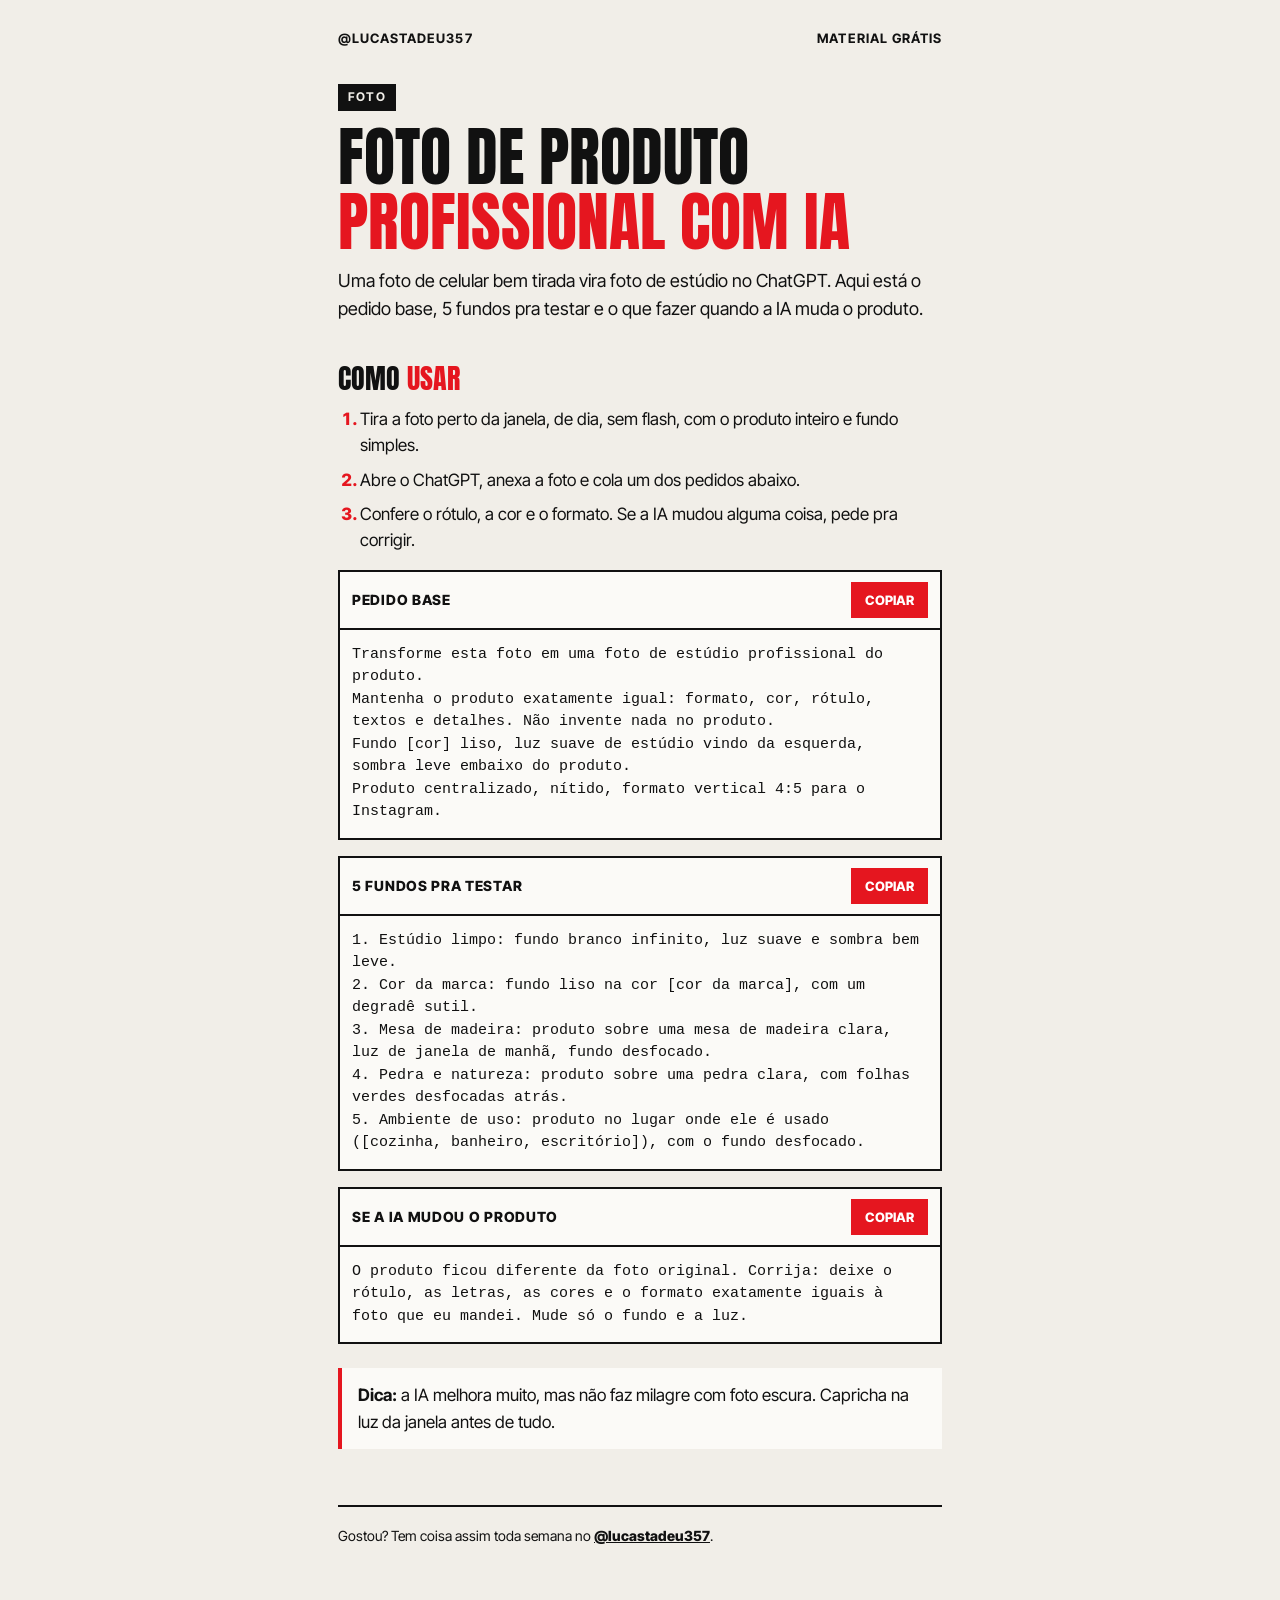
<file: foto-de-produto/index.html>
<!doctype html>
<html lang="pt-BR">
<head>
  <meta charset="utf-8">
  <meta name="viewport" content="width=device-width, initial-scale=1">
  <!-- Material entregue no direct: não aparece no Google -->
  <meta name="robots" content="noindex, nofollow">
  <title>Foto de produto profissional com IA · @lucastadeu357</title>
  <meta name="description" content="O pedido pra transformar foto de celular em foto de estúdio, com 5 fundos pra testar.">
  <link rel="preconnect" href="https://fonts.googleapis.com">
  <link rel="preconnect" href="https://fonts.gstatic.com" crossorigin>
  <link href="https://fonts.googleapis.com/css2?family=Anton&family=Inter+Tight:wght@500;700;800&display=swap" rel="stylesheet">
  <link rel="stylesheet" href="../assets/style.css">
</head>
<body>
  <main class="pagina">
    <header class="topo">
      <a href="https://www.instagram.com/lucastadeu357/">@lucastadeu357</a>
      <span>Material grátis</span>
    </header>

    <span class="etiqueta">FOTO</span>
    <h1>Foto de produto <em>profissional com IA</em></h1>
    <p class="intro">Uma foto de celular bem tirada vira foto de estúdio no ChatGPT. Aqui está o pedido base, 5 fundos pra testar e o que fazer quando a IA muda o produto.</p>

    <h2>Como <em>usar</em></h2>
    <ol class="passos">
      <li>Tira a foto perto da janela, de dia, sem flash, com o produto inteiro e fundo simples.</li>
      <li>Abre o ChatGPT, anexa a foto e cola um dos pedidos abaixo.</li>
      <li>Confere o rótulo, a cor e o formato. Se a IA mudou alguma coisa, pede pra corrigir.</li>
    </ol>

    <div class="prompt">
      <div class="prompt-cabeca">
        <span>Pedido base</span>
        <button class="copiar" type="button">Copiar</button>
      </div>
      <pre>Transforme esta foto em uma foto de estúdio profissional do produto.
Mantenha o produto exatamente igual: formato, cor, rótulo, textos e detalhes. Não invente nada no produto.
Fundo [cor] liso, luz suave de estúdio vindo da esquerda, sombra leve embaixo do produto.
Produto centralizado, nítido, formato vertical 4:5 para o Instagram.</pre>
    </div>
    <div class="prompt">
      <div class="prompt-cabeca">
        <span>5 fundos pra testar</span>
        <button class="copiar" type="button">Copiar</button>
      </div>
      <pre>1. Estúdio limpo: fundo branco infinito, luz suave e sombra bem leve.
2. Cor da marca: fundo liso na cor [cor da marca], com um degradê sutil.
3. Mesa de madeira: produto sobre uma mesa de madeira clara, luz de janela de manhã, fundo desfocado.
4. Pedra e natureza: produto sobre uma pedra clara, com folhas verdes desfocadas atrás.
5. Ambiente de uso: produto no lugar onde ele é usado ([cozinha, banheiro, escritório]), com o fundo desfocado.</pre>
    </div>
    <div class="prompt">
      <div class="prompt-cabeca">
        <span>Se a IA mudou o produto</span>
        <button class="copiar" type="button">Copiar</button>
      </div>
      <pre>O produto ficou diferente da foto original. Corrija: deixe o rótulo, as letras, as cores e o formato exatamente iguais à foto que eu mandei. Mude só o fundo e a luz.</pre>
    </div>

    <p class="dica"><strong>Dica:</strong> a IA melhora muito, mas não faz milagre com foto escura. Capricha na luz da janela antes de tudo.</p>

    <footer class="rodape">
      Gostou? Tem coisa assim toda semana no <a href="https://www.instagram.com/lucastadeu357/">@lucastadeu357</a>.
    </footer>
  </main>
  <script src="../assets/copiar.js"></script>
</body>
</html>
</file>
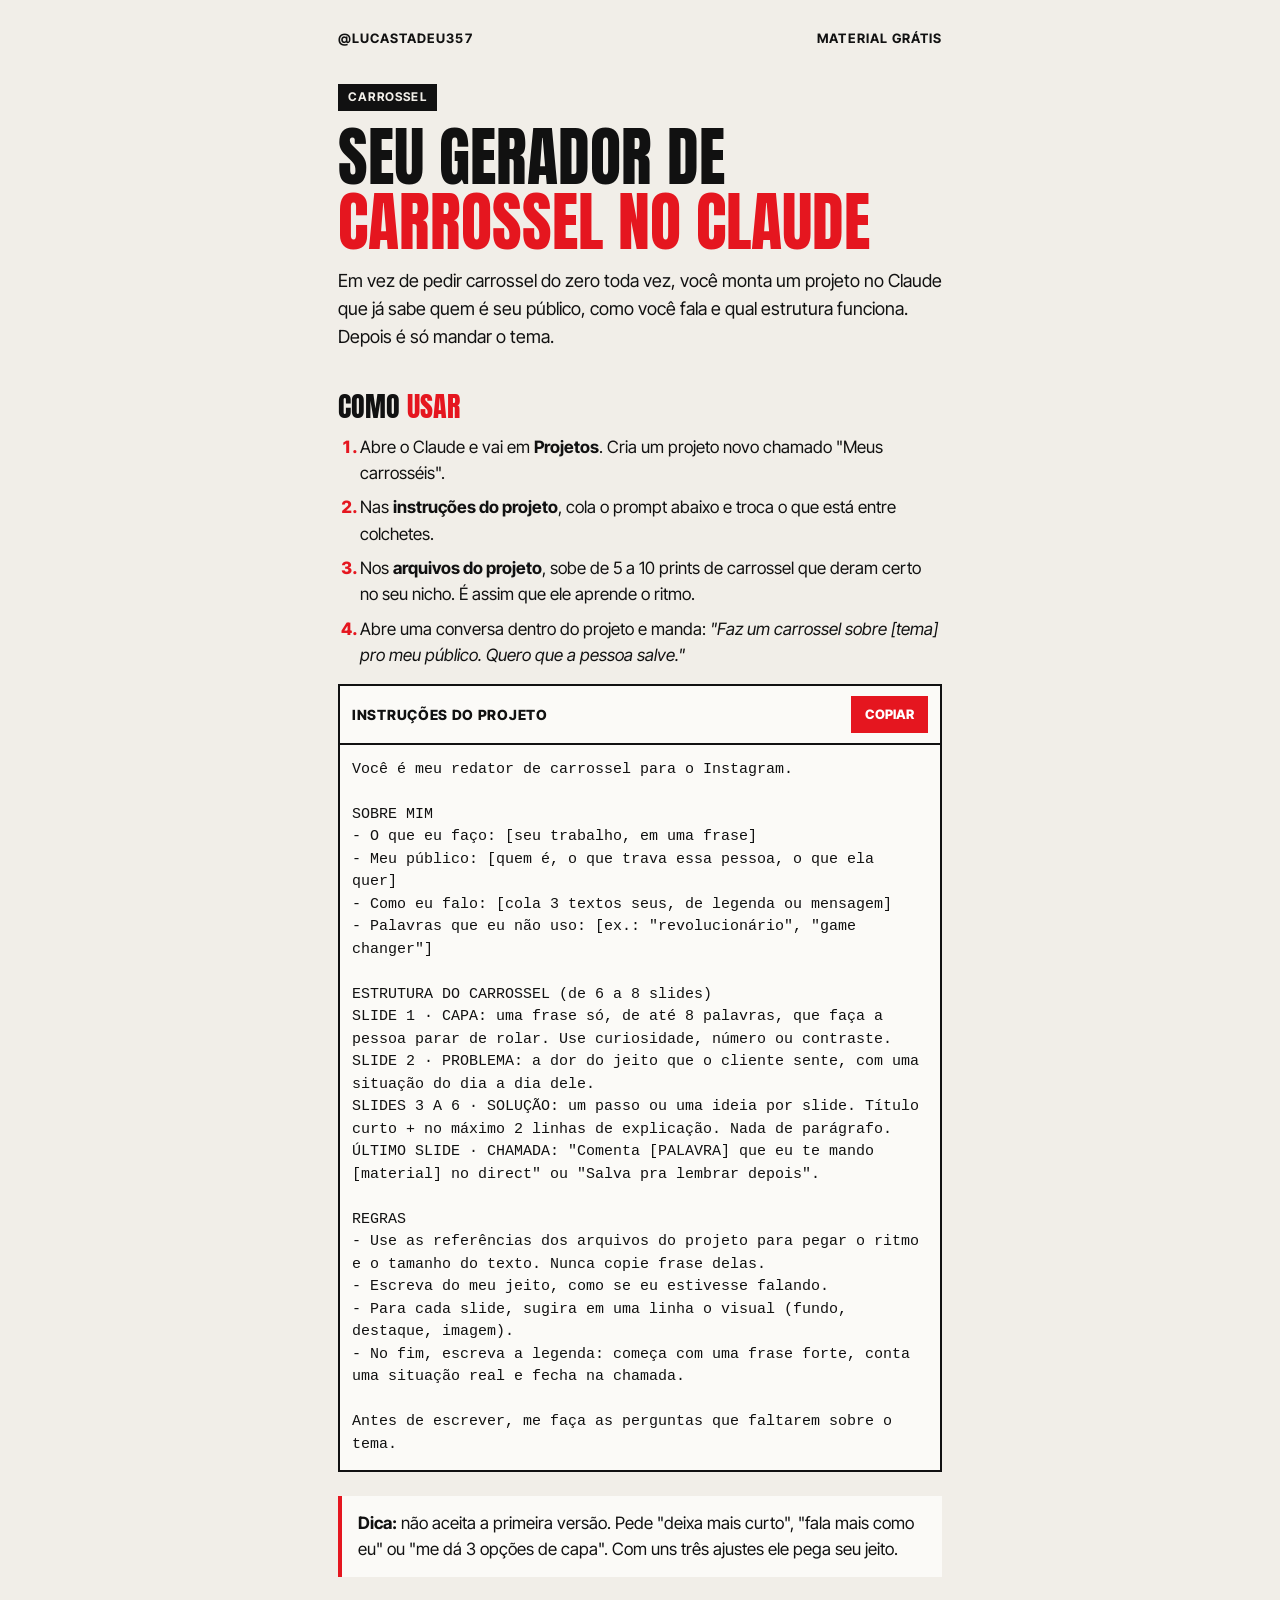
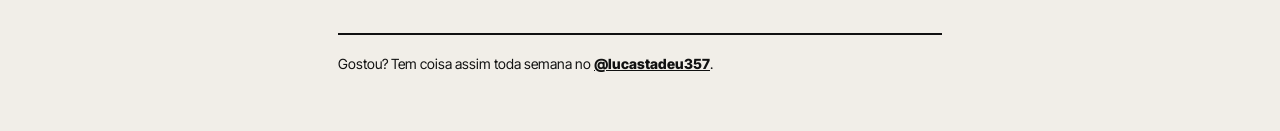
<file: gerador-de-carrossel/index.html>
<!doctype html>
<html lang="pt-BR">
<head>
  <meta charset="utf-8">
  <meta name="viewport" content="width=device-width, initial-scale=1">
  <!-- Material entregue no direct: não aparece no Google -->
  <meta name="robots" content="noindex, nofollow">
  <title>Seu gerador de carrossel no Claude · @lucastadeu357</title>
  <meta name="description" content="O prompt pra montar um projeto no Claude que cria carrossel no seu jeito.">
  <link rel="preconnect" href="https://fonts.googleapis.com">
  <link rel="preconnect" href="https://fonts.gstatic.com" crossorigin>
  <link href="https://fonts.googleapis.com/css2?family=Anton&family=Inter+Tight:wght@500;700;800&display=swap" rel="stylesheet">
  <link rel="stylesheet" href="../assets/style.css">
</head>
<body>
  <main class="pagina">
    <header class="topo">
      <a href="https://www.instagram.com/lucastadeu357/">@lucastadeu357</a>
      <span>Material grátis</span>
    </header>

    <span class="etiqueta">CARROSSEL</span>
    <h1>Seu gerador de <em>carrossel no Claude</em></h1>
    <p class="intro">Em vez de pedir carrossel do zero toda vez, você monta um projeto no Claude que já sabe quem é seu público, como você fala e qual estrutura funciona. Depois é só mandar o tema.</p>

    <h2>Como <em>usar</em></h2>
    <ol class="passos">
      <li>Abre o Claude e vai em <strong>Projetos</strong>. Cria um projeto novo chamado "Meus carrosséis".</li>
      <li>Nas <strong>instruções do projeto</strong>, cola o prompt abaixo e troca o que está entre colchetes.</li>
      <li>Nos <strong>arquivos do projeto</strong>, sobe de 5 a 10 prints de carrossel que deram certo no seu nicho. É assim que ele aprende o ritmo.</li>
      <li>Abre uma conversa dentro do projeto e manda: <em>"Faz um carrossel sobre [tema] pro meu público. Quero que a pessoa salve."</em></li>
    </ol>

    <div class="prompt">
      <div class="prompt-cabeca">
        <span>Instruções do projeto</span>
        <button class="copiar" type="button">Copiar</button>
      </div>
      <pre>Você é meu redator de carrossel para o Instagram.

SOBRE MIM
- O que eu faço: [seu trabalho, em uma frase]
- Meu público: [quem é, o que trava essa pessoa, o que ela quer]
- Como eu falo: [cola 3 textos seus, de legenda ou mensagem]
- Palavras que eu não uso: [ex.: &quot;revolucionário&quot;, &quot;game changer&quot;]

ESTRUTURA DO CARROSSEL (de 6 a 8 slides)
SLIDE 1 · CAPA: uma frase só, de até 8 palavras, que faça a pessoa parar de rolar. Use curiosidade, número ou contraste.
SLIDE 2 · PROBLEMA: a dor do jeito que o cliente sente, com uma situação do dia a dia dele.
SLIDES 3 A 6 · SOLUÇÃO: um passo ou uma ideia por slide. Título curto + no máximo 2 linhas de explicação. Nada de parágrafo.
ÚLTIMO SLIDE · CHAMADA: &quot;Comenta [PALAVRA] que eu te mando [material] no direct&quot; ou &quot;Salva pra lembrar depois&quot;.

REGRAS
- Use as referências dos arquivos do projeto para pegar o ritmo e o tamanho do texto. Nunca copie frase delas.
- Escreva do meu jeito, como se eu estivesse falando.
- Para cada slide, sugira em uma linha o visual (fundo, destaque, imagem).
- No fim, escreva a legenda: começa com uma frase forte, conta uma situação real e fecha na chamada.

Antes de escrever, me faça as perguntas que faltarem sobre o tema.</pre>
    </div>

    <p class="dica"><strong>Dica:</strong> não aceita a primeira versão. Pede "deixa mais curto", "fala mais como eu" ou "me dá 3 opções de capa". Com uns três ajustes ele pega seu jeito.</p>

    <footer class="rodape">
      Gostou? Tem coisa assim toda semana no <a href="https://www.instagram.com/lucastadeu357/">@lucastadeu357</a>.
    </footer>
  </main>
  <script src="../assets/copiar.js"></script>
</body>
</html>
</file>
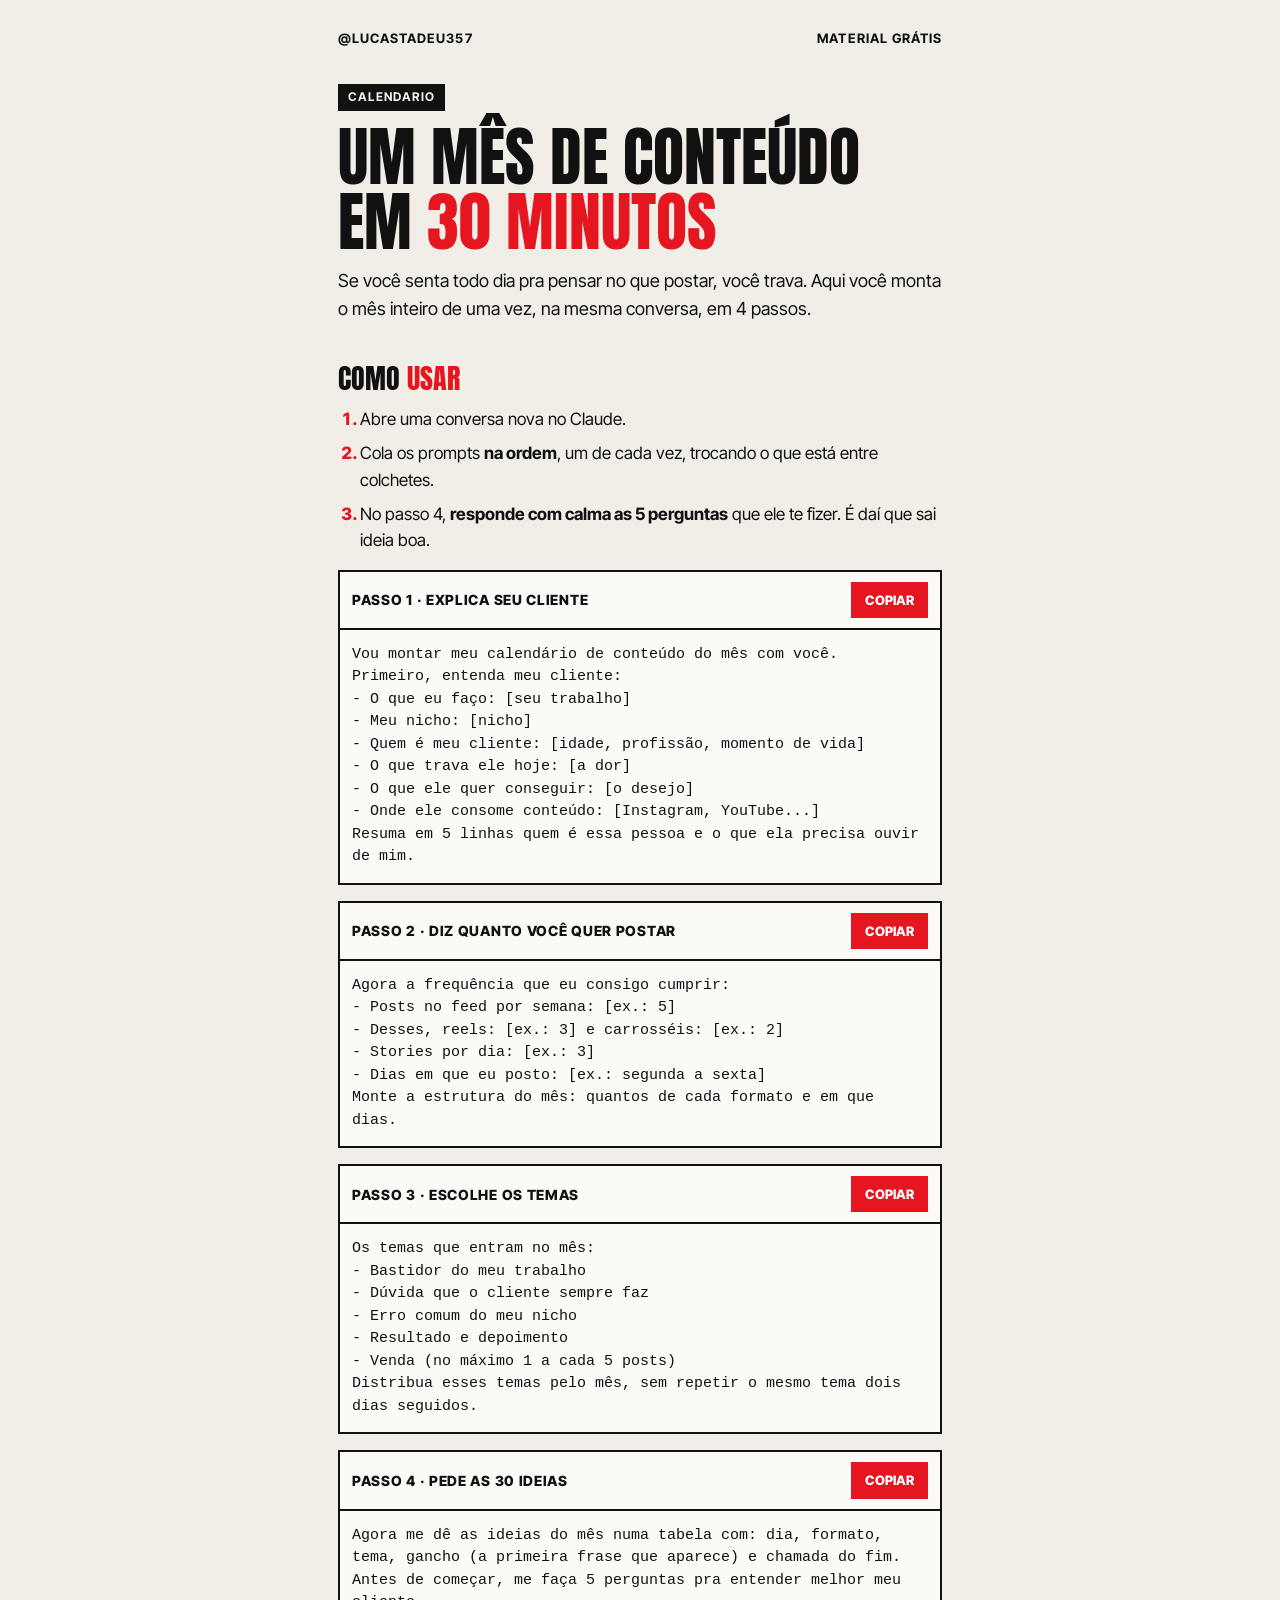
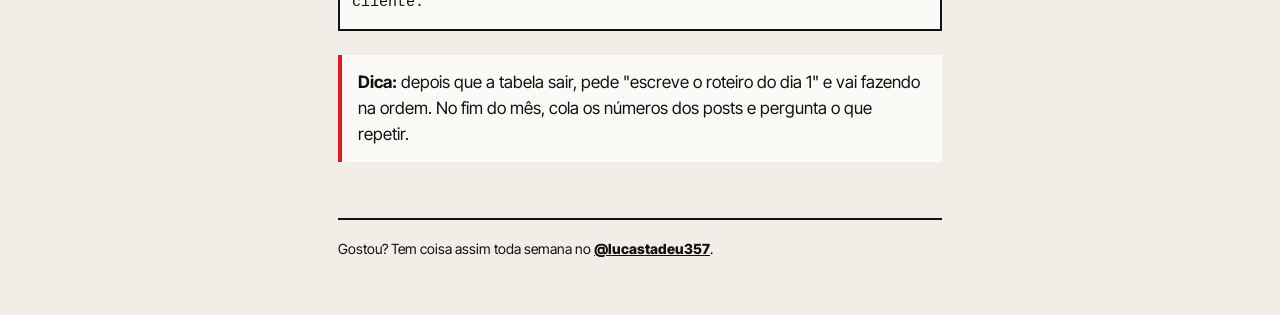
<file: mes-de-conteudo/index.html>
<!doctype html>
<html lang="pt-BR">
<head>
  <meta charset="utf-8">
  <meta name="viewport" content="width=device-width, initial-scale=1">
  <!-- Material entregue no direct: não aparece no Google -->
  <meta name="robots" content="noindex, nofollow">
  <title>Um mês de conteúdo em 30 minutos · @lucastadeu357</title>
  <meta name="description" content="Os 4 prompts pra montar o calendário do mês inteiro com o Claude.">
  <link rel="preconnect" href="https://fonts.googleapis.com">
  <link rel="preconnect" href="https://fonts.gstatic.com" crossorigin>
  <link href="https://fonts.googleapis.com/css2?family=Anton&family=Inter+Tight:wght@500;700;800&display=swap" rel="stylesheet">
  <link rel="stylesheet" href="../assets/style.css">
</head>
<body>
  <main class="pagina">
    <header class="topo">
      <a href="https://www.instagram.com/lucastadeu357/">@lucastadeu357</a>
      <span>Material grátis</span>
    </header>

    <span class="etiqueta">CALENDARIO</span>
    <h1>Um mês de conteúdo em <em>30 minutos</em></h1>
    <p class="intro">Se você senta todo dia pra pensar no que postar, você trava. Aqui você monta o mês inteiro de uma vez, na mesma conversa, em 4 passos.</p>

    <h2>Como <em>usar</em></h2>
    <ol class="passos">
      <li>Abre uma conversa nova no Claude.</li>
      <li>Cola os prompts <strong>na ordem</strong>, um de cada vez, trocando o que está entre colchetes.</li>
      <li>No passo 4, <strong>responde com calma as 5 perguntas</strong> que ele te fizer. É daí que sai ideia boa.</li>
    </ol>

    <div class="prompt">
      <div class="prompt-cabeca">
        <span>Passo 1 · Explica seu cliente</span>
        <button class="copiar" type="button">Copiar</button>
      </div>
      <pre>Vou montar meu calendário de conteúdo do mês com você. Primeiro, entenda meu cliente:
- O que eu faço: [seu trabalho]
- Meu nicho: [nicho]
- Quem é meu cliente: [idade, profissão, momento de vida]
- O que trava ele hoje: [a dor]
- O que ele quer conseguir: [o desejo]
- Onde ele consome conteúdo: [Instagram, YouTube...]
Resuma em 5 linhas quem é essa pessoa e o que ela precisa ouvir de mim.</pre>
    </div>
    <div class="prompt">
      <div class="prompt-cabeca">
        <span>Passo 2 · Diz quanto você quer postar</span>
        <button class="copiar" type="button">Copiar</button>
      </div>
      <pre>Agora a frequência que eu consigo cumprir:
- Posts no feed por semana: [ex.: 5]
- Desses, reels: [ex.: 3] e carrosséis: [ex.: 2]
- Stories por dia: [ex.: 3]
- Dias em que eu posto: [ex.: segunda a sexta]
Monte a estrutura do mês: quantos de cada formato e em que dias.</pre>
    </div>
    <div class="prompt">
      <div class="prompt-cabeca">
        <span>Passo 3 · Escolhe os temas</span>
        <button class="copiar" type="button">Copiar</button>
      </div>
      <pre>Os temas que entram no mês:
- Bastidor do meu trabalho
- Dúvida que o cliente sempre faz
- Erro comum do meu nicho
- Resultado e depoimento
- Venda (no máximo 1 a cada 5 posts)
Distribua esses temas pelo mês, sem repetir o mesmo tema dois dias seguidos.</pre>
    </div>
    <div class="prompt">
      <div class="prompt-cabeca">
        <span>Passo 4 · Pede as 30 ideias</span>
        <button class="copiar" type="button">Copiar</button>
      </div>
      <pre>Agora me dê as ideias do mês numa tabela com: dia, formato, tema, gancho (a primeira frase que aparece) e chamada do fim.
Antes de começar, me faça 5 perguntas pra entender melhor meu cliente.</pre>
    </div>

    <p class="dica"><strong>Dica:</strong> depois que a tabela sair, pede "escreve o roteiro do dia 1" e vai fazendo na ordem. No fim do mês, cola os números dos posts e pergunta o que repetir.</p>

    <footer class="rodape">
      Gostou? Tem coisa assim toda semana no <a href="https://www.instagram.com/lucastadeu357/">@lucastadeu357</a>.
    </footer>
  </main>
  <script src="../assets/copiar.js"></script>
</body>
</html>
</file>
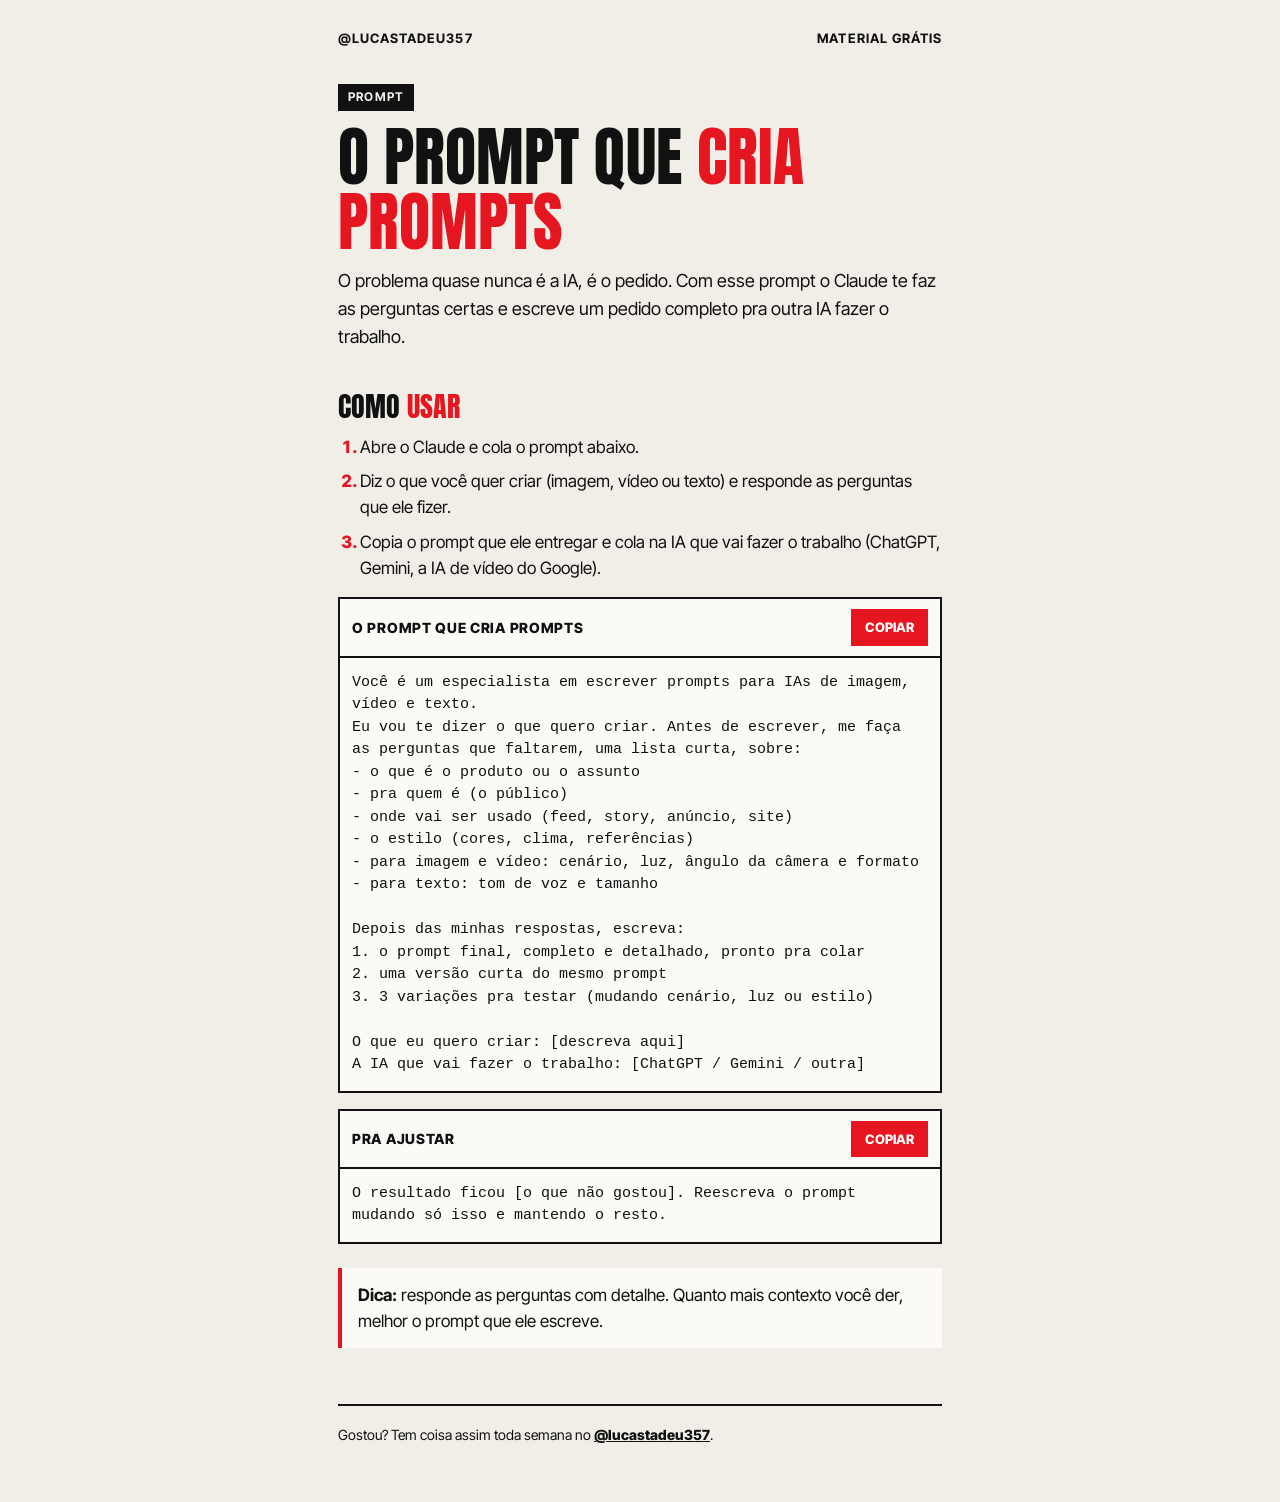
<file: prompt-que-cria-prompts/index.html>
<!doctype html>
<html lang="pt-BR">
<head>
  <meta charset="utf-8">
  <meta name="viewport" content="width=device-width, initial-scale=1">
  <!-- Material entregue no direct: não aparece no Google -->
  <meta name="robots" content="noindex, nofollow">
  <title>O prompt que cria prompts · @lucastadeu357</title>
  <meta name="description" content="Um prompt pro Claude escrever o pedido certo pra qualquer IA de imagem, vídeo ou texto.">
  <link rel="preconnect" href="https://fonts.googleapis.com">
  <link rel="preconnect" href="https://fonts.gstatic.com" crossorigin>
  <link href="https://fonts.googleapis.com/css2?family=Anton&family=Inter+Tight:wght@500;700;800&display=swap" rel="stylesheet">
  <link rel="stylesheet" href="../assets/style.css">
</head>
<body>
  <main class="pagina">
    <header class="topo">
      <a href="https://www.instagram.com/lucastadeu357/">@lucastadeu357</a>
      <span>Material grátis</span>
    </header>

    <span class="etiqueta">PROMPT</span>
    <h1>O prompt que <em>cria prompts</em></h1>
    <p class="intro">O problema quase nunca é a IA, é o pedido. Com esse prompt o Claude te faz as perguntas certas e escreve um pedido completo pra outra IA fazer o trabalho.</p>

    <h2>Como <em>usar</em></h2>
    <ol class="passos">
      <li>Abre o Claude e cola o prompt abaixo.</li>
      <li>Diz o que você quer criar (imagem, vídeo ou texto) e responde as perguntas que ele fizer.</li>
      <li>Copia o prompt que ele entregar e cola na IA que vai fazer o trabalho (ChatGPT, Gemini, a IA de vídeo do Google).</li>
    </ol>

    <div class="prompt">
      <div class="prompt-cabeca">
        <span>O prompt que cria prompts</span>
        <button class="copiar" type="button">Copiar</button>
      </div>
      <pre>Você é um especialista em escrever prompts para IAs de imagem, vídeo e texto.
Eu vou te dizer o que quero criar. Antes de escrever, me faça as perguntas que faltarem, uma lista curta, sobre:
- o que é o produto ou o assunto
- pra quem é (o público)
- onde vai ser usado (feed, story, anúncio, site)
- o estilo (cores, clima, referências)
- para imagem e vídeo: cenário, luz, ângulo da câmera e formato
- para texto: tom de voz e tamanho

Depois das minhas respostas, escreva:
1. o prompt final, completo e detalhado, pronto pra colar
2. uma versão curta do mesmo prompt
3. 3 variações pra testar (mudando cenário, luz ou estilo)

O que eu quero criar: [descreva aqui]
A IA que vai fazer o trabalho: [ChatGPT / Gemini / outra]</pre>
    </div>
    <div class="prompt">
      <div class="prompt-cabeca">
        <span>Pra ajustar</span>
        <button class="copiar" type="button">Copiar</button>
      </div>
      <pre>O resultado ficou [o que não gostou]. Reescreva o prompt mudando só isso e mantendo o resto.</pre>
    </div>

    <p class="dica"><strong>Dica:</strong> responde as perguntas com detalhe. Quanto mais contexto você der, melhor o prompt que ele escreve.</p>

    <footer class="rodape">
      Gostou? Tem coisa assim toda semana no <a href="https://www.instagram.com/lucastadeu357/">@lucastadeu357</a>.
    </footer>
  </main>
  <script src="../assets/copiar.js"></script>
</body>
</html>
</file>
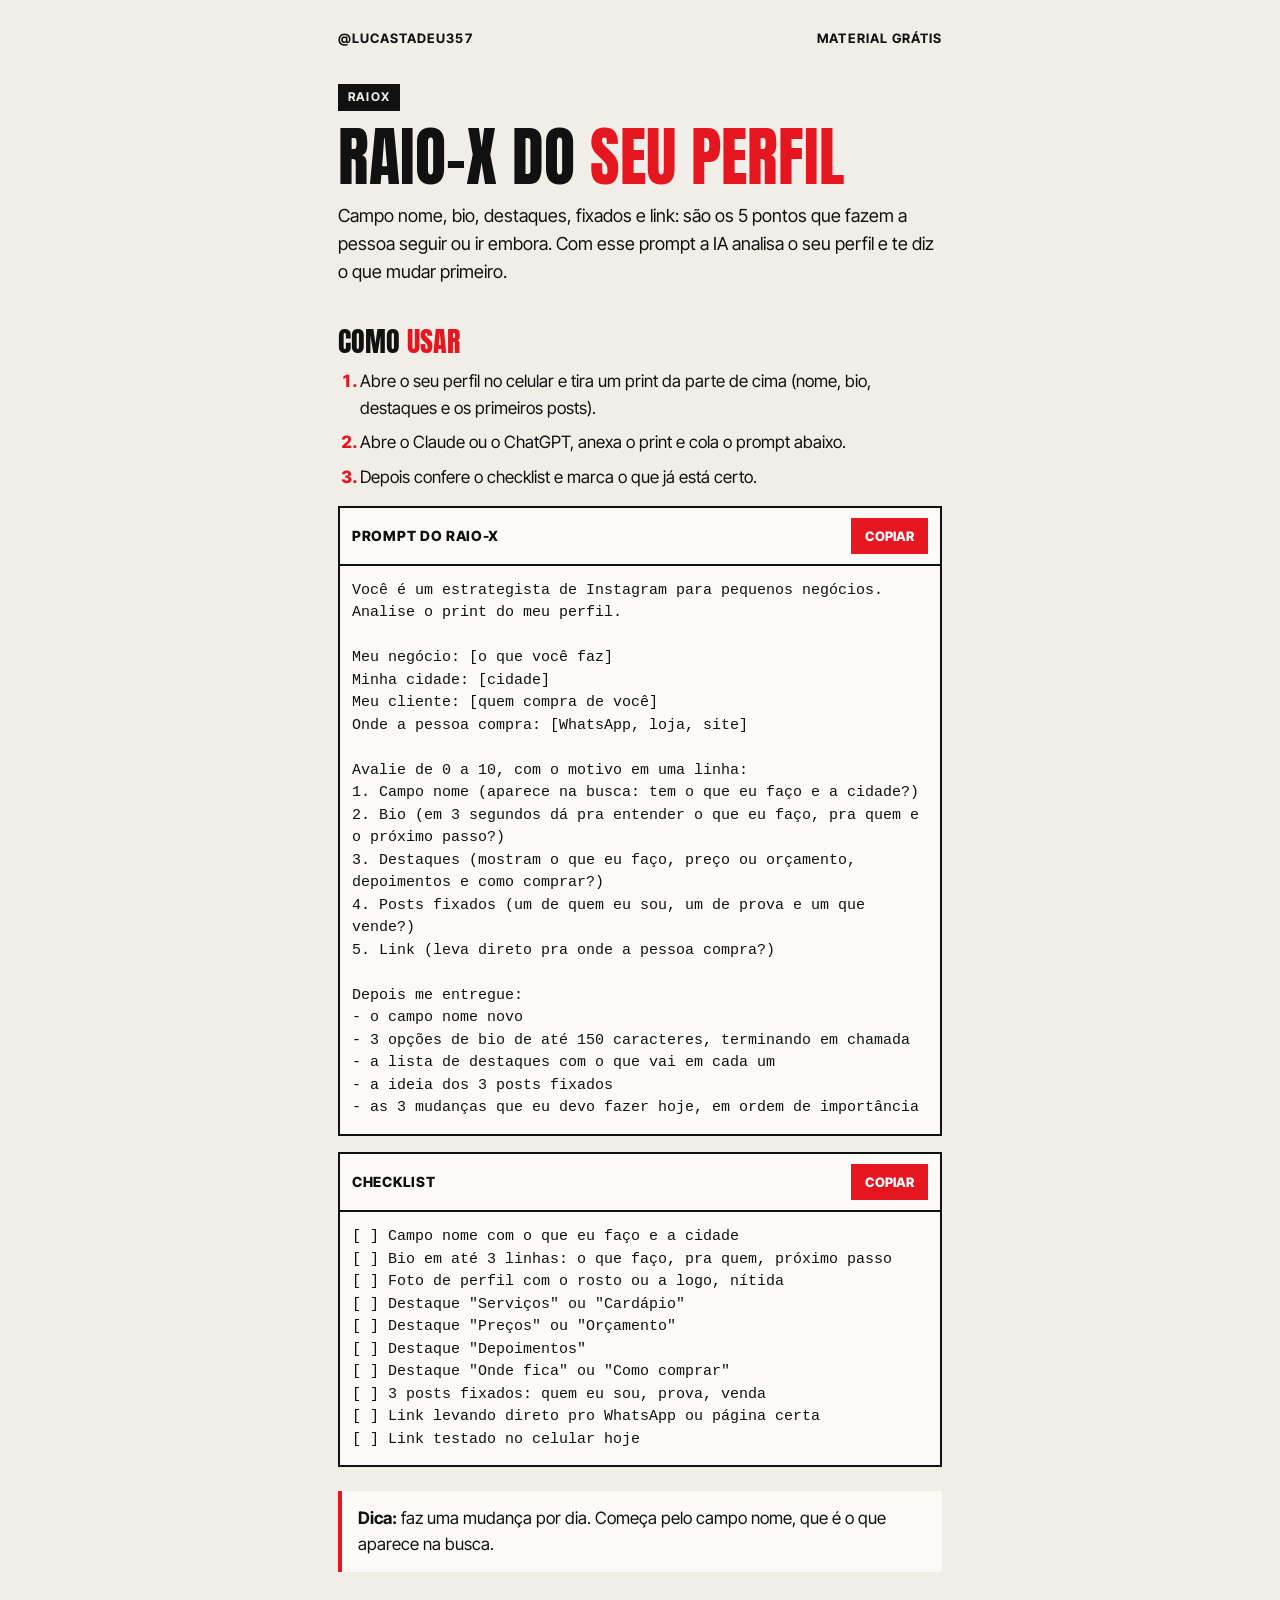
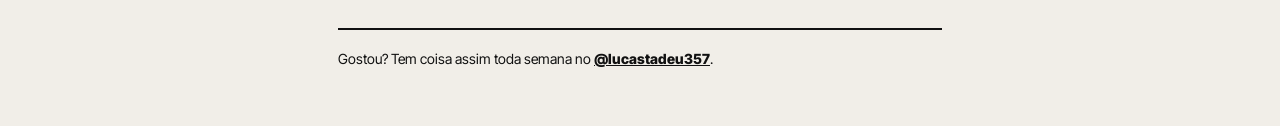
<file: raio-x-do-perfil/index.html>
<!doctype html>
<html lang="pt-BR">
<head>
  <meta charset="utf-8">
  <meta name="viewport" content="width=device-width, initial-scale=1">
  <!-- Material entregue no direct: não aparece no Google -->
  <meta name="robots" content="noindex, nofollow">
  <title>Raio-X do seu perfil · @lucastadeu357</title>
  <meta name="description" content="O prompt e o checklist pra descobrir o que está afastando seguidor do seu perfil.">
  <link rel="preconnect" href="https://fonts.googleapis.com">
  <link rel="preconnect" href="https://fonts.gstatic.com" crossorigin>
  <link href="https://fonts.googleapis.com/css2?family=Anton&family=Inter+Tight:wght@500;700;800&display=swap" rel="stylesheet">
  <link rel="stylesheet" href="../assets/style.css">
</head>
<body>
  <main class="pagina">
    <header class="topo">
      <a href="https://www.instagram.com/lucastadeu357/">@lucastadeu357</a>
      <span>Material grátis</span>
    </header>

    <span class="etiqueta">RAIOX</span>
    <h1>Raio-X do <em>seu perfil</em></h1>
    <p class="intro">Campo nome, bio, destaques, fixados e link: são os 5 pontos que fazem a pessoa seguir ou ir embora. Com esse prompt a IA analisa o seu perfil e te diz o que mudar primeiro.</p>

    <h2>Como <em>usar</em></h2>
    <ol class="passos">
      <li>Abre o seu perfil no celular e tira um print da parte de cima (nome, bio, destaques e os primeiros posts).</li>
      <li>Abre o Claude ou o ChatGPT, anexa o print e cola o prompt abaixo.</li>
      <li>Depois confere o checklist e marca o que já está certo.</li>
    </ol>

    <div class="prompt">
      <div class="prompt-cabeca">
        <span>Prompt do raio-X</span>
        <button class="copiar" type="button">Copiar</button>
      </div>
      <pre>Você é um estrategista de Instagram para pequenos negócios. Analise o print do meu perfil.

Meu negócio: [o que você faz]
Minha cidade: [cidade]
Meu cliente: [quem compra de você]
Onde a pessoa compra: [WhatsApp, loja, site]

Avalie de 0 a 10, com o motivo em uma linha:
1. Campo nome (aparece na busca: tem o que eu faço e a cidade?)
2. Bio (em 3 segundos dá pra entender o que eu faço, pra quem e o próximo passo?)
3. Destaques (mostram o que eu faço, preço ou orçamento, depoimentos e como comprar?)
4. Posts fixados (um de quem eu sou, um de prova e um que vende?)
5. Link (leva direto pra onde a pessoa compra?)

Depois me entregue:
- o campo nome novo
- 3 opções de bio de até 150 caracteres, terminando em chamada
- a lista de destaques com o que vai em cada um
- a ideia dos 3 posts fixados
- as 3 mudanças que eu devo fazer hoje, em ordem de importância</pre>
    </div>
    <div class="prompt">
      <div class="prompt-cabeca">
        <span>Checklist</span>
        <button class="copiar" type="button">Copiar</button>
      </div>
      <pre>[ ] Campo nome com o que eu faço e a cidade
[ ] Bio em até 3 linhas: o que faço, pra quem, próximo passo
[ ] Foto de perfil com o rosto ou a logo, nítida
[ ] Destaque &quot;Serviços&quot; ou &quot;Cardápio&quot;
[ ] Destaque &quot;Preços&quot; ou &quot;Orçamento&quot;
[ ] Destaque &quot;Depoimentos&quot;
[ ] Destaque &quot;Onde fica&quot; ou &quot;Como comprar&quot;
[ ] 3 posts fixados: quem eu sou, prova, venda
[ ] Link levando direto pro WhatsApp ou página certa
[ ] Link testado no celular hoje</pre>
    </div>

    <p class="dica"><strong>Dica:</strong> faz uma mudança por dia. Começa pelo campo nome, que é o que aparece na busca.</p>

    <footer class="rodape">
      Gostou? Tem coisa assim toda semana no <a href="https://www.instagram.com/lucastadeu357/">@lucastadeu357</a>.
    </footer>
  </main>
  <script src="../assets/copiar.js"></script>
</body>
</html>
</file>
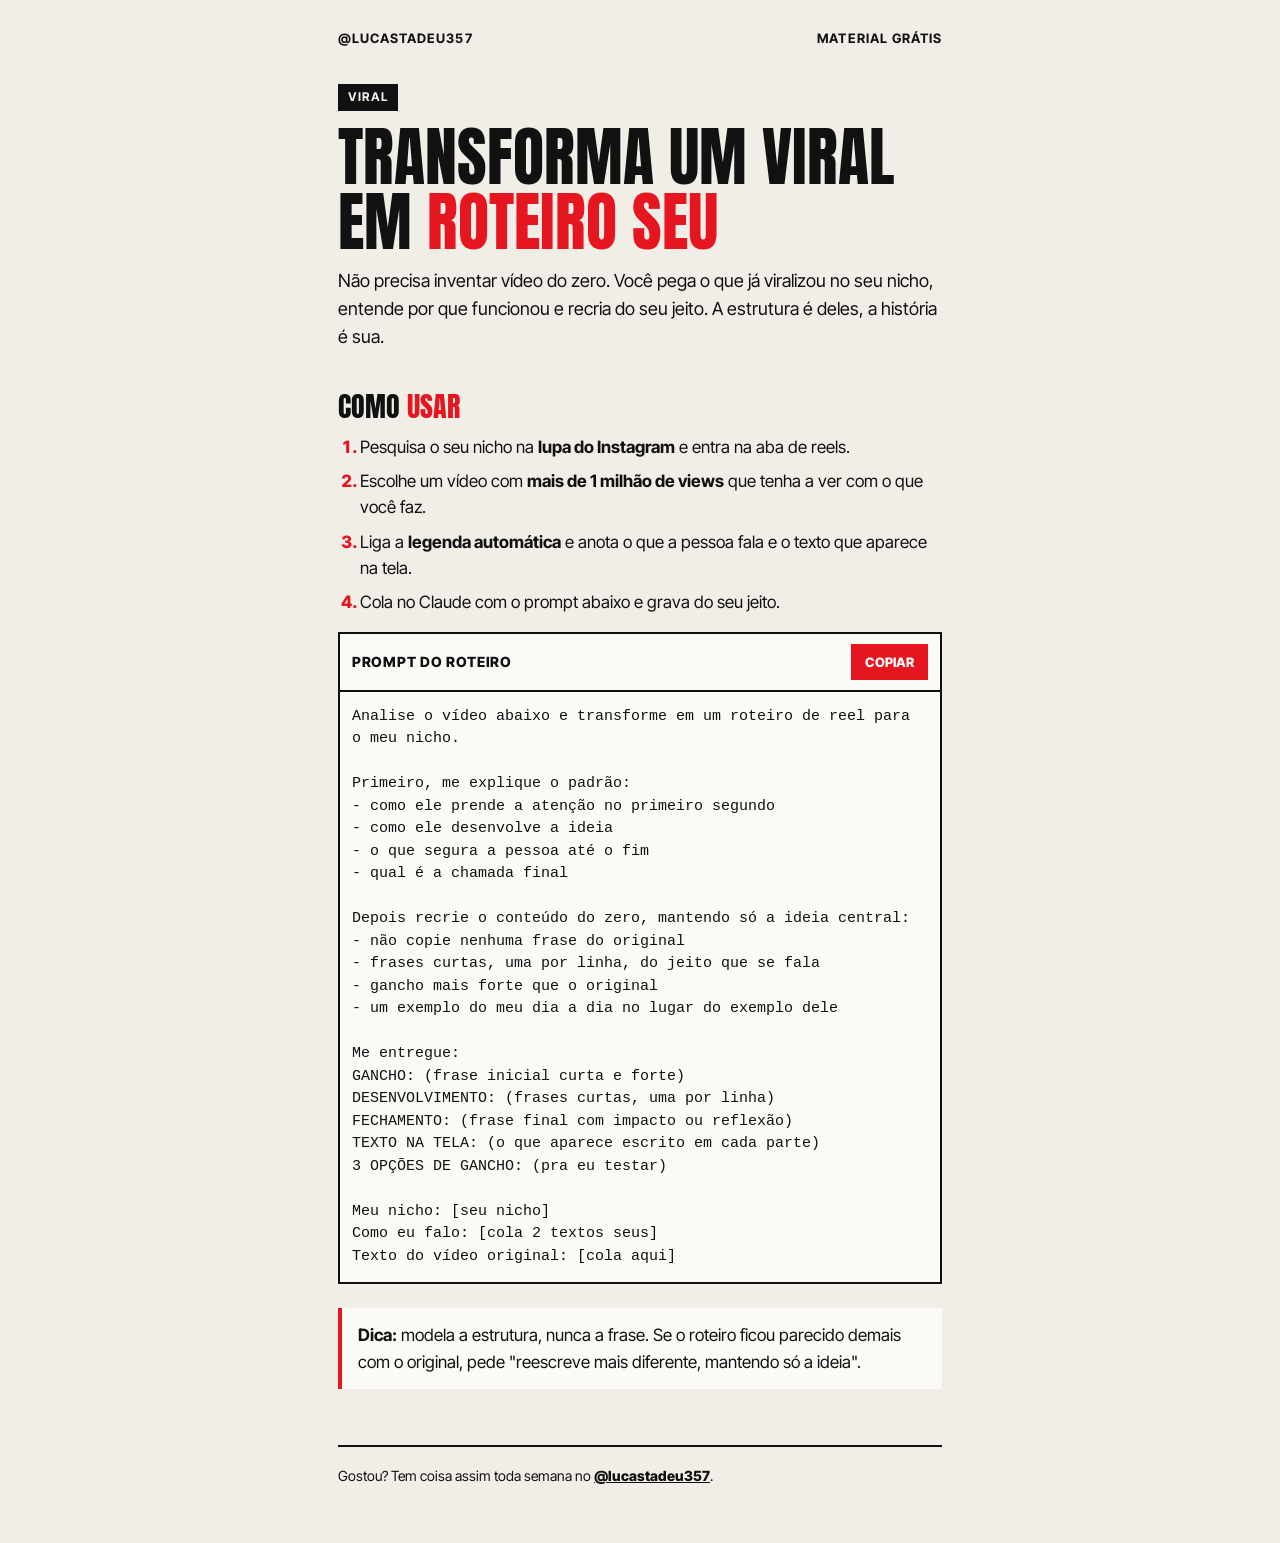
<file: reel-viral/index.html>
<!doctype html>
<html lang="pt-BR">
<head>
  <meta charset="utf-8">
  <meta name="viewport" content="width=device-width, initial-scale=1">
  <!-- Material entregue no direct: não aparece no Google -->
  <meta name="robots" content="noindex, nofollow">
  <title>Transforma um viral em roteiro seu · @lucastadeu357</title>
  <meta name="description" content="O prompt pra pegar um reel que viralizou e recriar do seu jeito, sem copiar.">
  <link rel="preconnect" href="https://fonts.googleapis.com">
  <link rel="preconnect" href="https://fonts.gstatic.com" crossorigin>
  <link href="https://fonts.googleapis.com/css2?family=Anton&family=Inter+Tight:wght@500;700;800&display=swap" rel="stylesheet">
  <link rel="stylesheet" href="../assets/style.css">
</head>
<body>
  <main class="pagina">
    <header class="topo">
      <a href="https://www.instagram.com/lucastadeu357/">@lucastadeu357</a>
      <span>Material grátis</span>
    </header>

    <span class="etiqueta">VIRAL</span>
    <h1>Transforma um viral em <em>roteiro seu</em></h1>
    <p class="intro">Não precisa inventar vídeo do zero. Você pega o que já viralizou no seu nicho, entende por que funcionou e recria do seu jeito. A estrutura é deles, a história é sua.</p>

    <h2>Como <em>usar</em></h2>
    <ol class="passos">
      <li>Pesquisa o seu nicho na <strong>lupa do Instagram</strong> e entra na aba de reels.</li>
      <li>Escolhe um vídeo com <strong>mais de 1 milhão de views</strong> que tenha a ver com o que você faz.</li>
      <li>Liga a <strong>legenda automática</strong> e anota o que a pessoa fala e o texto que aparece na tela.</li>
      <li>Cola no Claude com o prompt abaixo e grava do seu jeito.</li>
    </ol>

    <div class="prompt">
      <div class="prompt-cabeca">
        <span>Prompt do roteiro</span>
        <button class="copiar" type="button">Copiar</button>
      </div>
      <pre>Analise o vídeo abaixo e transforme em um roteiro de reel para o meu nicho.

Primeiro, me explique o padrão:
- como ele prende a atenção no primeiro segundo
- como ele desenvolve a ideia
- o que segura a pessoa até o fim
- qual é a chamada final

Depois recrie o conteúdo do zero, mantendo só a ideia central:
- não copie nenhuma frase do original
- frases curtas, uma por linha, do jeito que se fala
- gancho mais forte que o original
- um exemplo do meu dia a dia no lugar do exemplo dele

Me entregue:
GANCHO: (frase inicial curta e forte)
DESENVOLVIMENTO: (frases curtas, uma por linha)
FECHAMENTO: (frase final com impacto ou reflexão)
TEXTO NA TELA: (o que aparece escrito em cada parte)
3 OPÇÕES DE GANCHO: (pra eu testar)

Meu nicho: [seu nicho]
Como eu falo: [cola 2 textos seus]
Texto do vídeo original: [cola aqui]</pre>
    </div>

    <p class="dica"><strong>Dica:</strong> modela a estrutura, nunca a frase. Se o roteiro ficou parecido demais com o original, pede "reescreve mais diferente, mantendo só a ideia".</p>

    <footer class="rodape">
      Gostou? Tem coisa assim toda semana no <a href="https://www.instagram.com/lucastadeu357/">@lucastadeu357</a>.
    </footer>
  </main>
  <script src="../assets/copiar.js"></script>
</body>
</html>
</file>
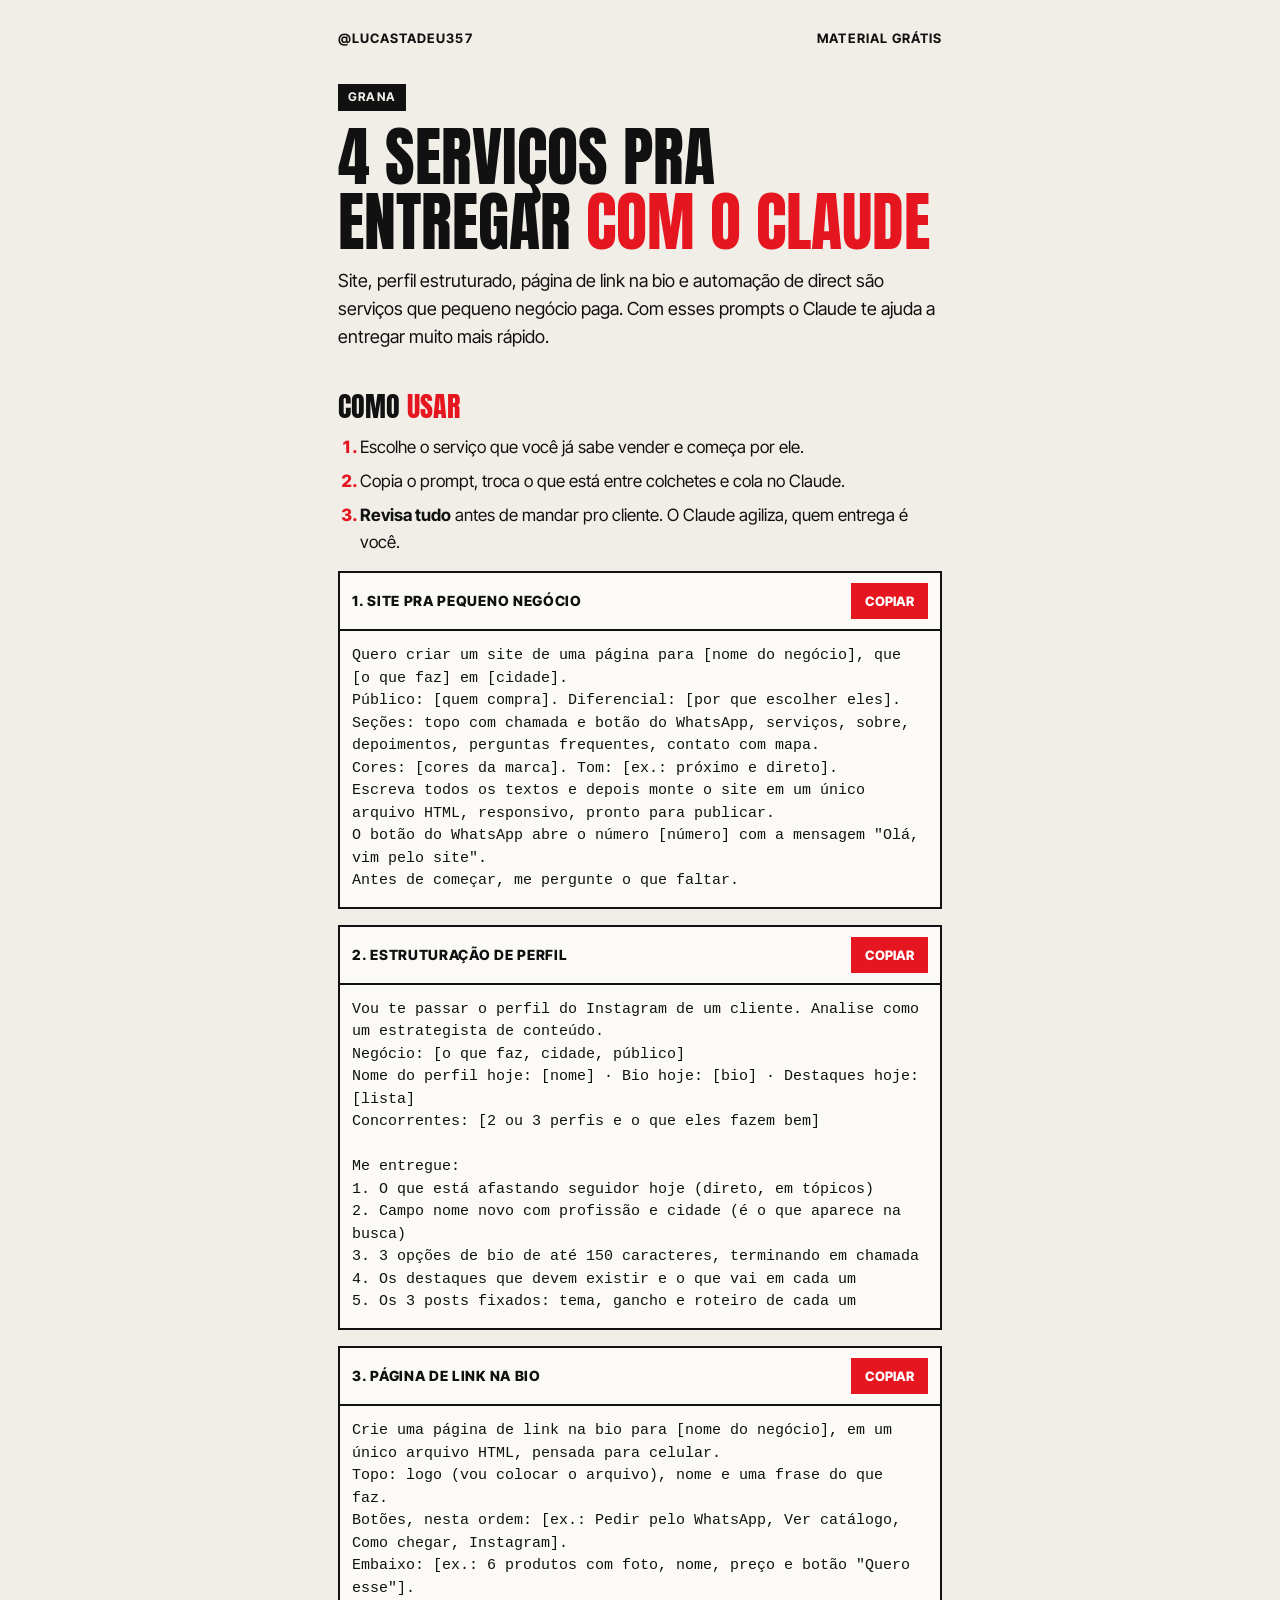
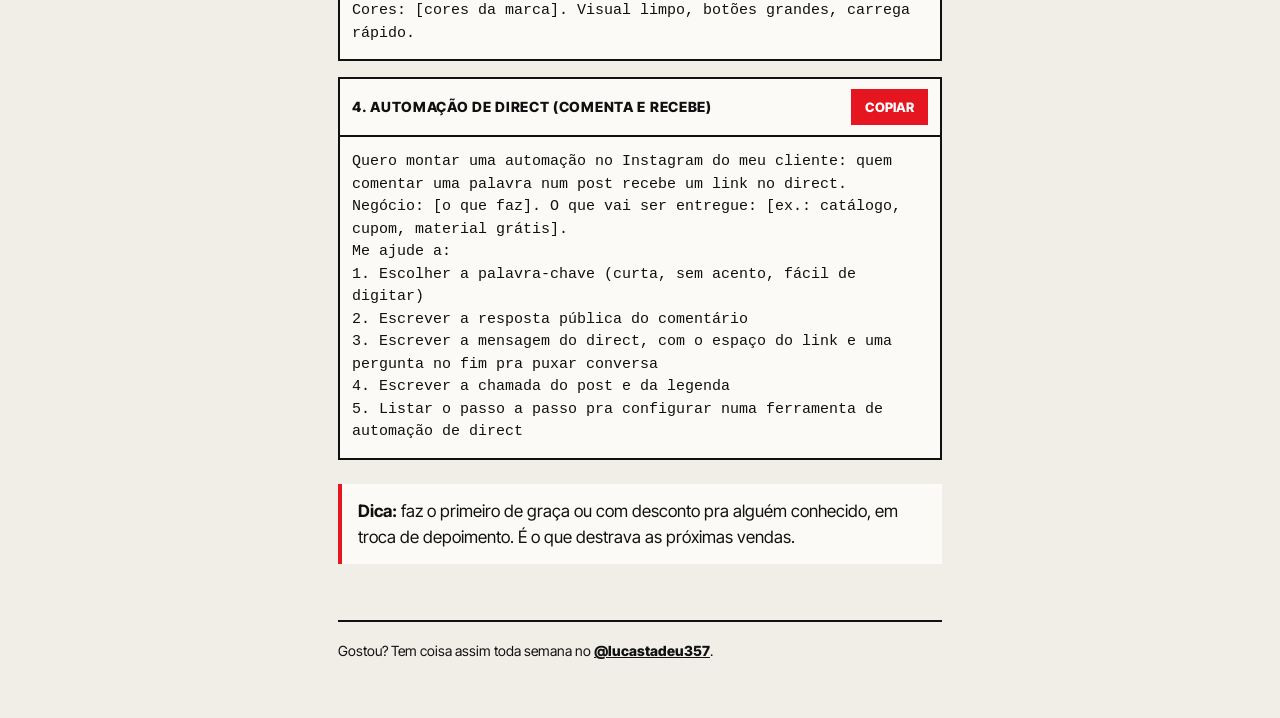
<file: servicos-com-claude/index.html>
<!doctype html>
<html lang="pt-BR">
<head>
  <meta charset="utf-8">
  <meta name="viewport" content="width=device-width, initial-scale=1">
  <!-- Material entregue no direct: não aparece no Google -->
  <meta name="robots" content="noindex, nofollow">
  <title>4 serviços pra entregar com o Claude · @lucastadeu357</title>
  <meta name="description" content="Os prompts pra entregar site, estruturação de perfil, link na bio e automação de direct.">
  <link rel="preconnect" href="https://fonts.googleapis.com">
  <link rel="preconnect" href="https://fonts.gstatic.com" crossorigin>
  <link href="https://fonts.googleapis.com/css2?family=Anton&family=Inter+Tight:wght@500;700;800&display=swap" rel="stylesheet">
  <link rel="stylesheet" href="../assets/style.css">
</head>
<body>
  <main class="pagina">
    <header class="topo">
      <a href="https://www.instagram.com/lucastadeu357/">@lucastadeu357</a>
      <span>Material grátis</span>
    </header>

    <span class="etiqueta">GRANA</span>
    <h1>4 serviços pra entregar <em>com o Claude</em></h1>
    <p class="intro">Site, perfil estruturado, página de link na bio e automação de direct são serviços que pequeno negócio paga. Com esses prompts o Claude te ajuda a entregar muito mais rápido.</p>

    <h2>Como <em>usar</em></h2>
    <ol class="passos">
      <li>Escolhe o serviço que você já sabe vender e começa por ele.</li>
      <li>Copia o prompt, troca o que está entre colchetes e cola no Claude.</li>
      <li><strong>Revisa tudo</strong> antes de mandar pro cliente. O Claude agiliza, quem entrega é você.</li>
    </ol>

    <div class="prompt">
      <div class="prompt-cabeca">
        <span>1. Site pra pequeno negócio</span>
        <button class="copiar" type="button">Copiar</button>
      </div>
      <pre>Quero criar um site de uma página para [nome do negócio], que [o que faz] em [cidade].
Público: [quem compra]. Diferencial: [por que escolher eles].
Seções: topo com chamada e botão do WhatsApp, serviços, sobre, depoimentos, perguntas frequentes, contato com mapa.
Cores: [cores da marca]. Tom: [ex.: próximo e direto].
Escreva todos os textos e depois monte o site em um único arquivo HTML, responsivo, pronto para publicar.
O botão do WhatsApp abre o número [número] com a mensagem &quot;Olá, vim pelo site&quot;.
Antes de começar, me pergunte o que faltar.</pre>
    </div>
    <div class="prompt">
      <div class="prompt-cabeca">
        <span>2. Estruturação de perfil</span>
        <button class="copiar" type="button">Copiar</button>
      </div>
      <pre>Vou te passar o perfil do Instagram de um cliente. Analise como um estrategista de conteúdo.
Negócio: [o que faz, cidade, público]
Nome do perfil hoje: [nome] · Bio hoje: [bio] · Destaques hoje: [lista]
Concorrentes: [2 ou 3 perfis e o que eles fazem bem]

Me entregue:
1. O que está afastando seguidor hoje (direto, em tópicos)
2. Campo nome novo com profissão e cidade (é o que aparece na busca)
3. 3 opções de bio de até 150 caracteres, terminando em chamada
4. Os destaques que devem existir e o que vai em cada um
5. Os 3 posts fixados: tema, gancho e roteiro de cada um</pre>
    </div>
    <div class="prompt">
      <div class="prompt-cabeca">
        <span>3. Página de link na bio</span>
        <button class="copiar" type="button">Copiar</button>
      </div>
      <pre>Crie uma página de link na bio para [nome do negócio], em um único arquivo HTML, pensada para celular.
Topo: logo (vou colocar o arquivo), nome e uma frase do que faz.
Botões, nesta ordem: [ex.: Pedir pelo WhatsApp, Ver catálogo, Como chegar, Instagram].
Embaixo: [ex.: 6 produtos com foto, nome, preço e botão &quot;Quero esse&quot;].
Cores: [cores da marca]. Visual limpo, botões grandes, carrega rápido.</pre>
    </div>
    <div class="prompt">
      <div class="prompt-cabeca">
        <span>4. Automação de direct (comenta e recebe)</span>
        <button class="copiar" type="button">Copiar</button>
      </div>
      <pre>Quero montar uma automação no Instagram do meu cliente: quem comentar uma palavra num post recebe um link no direct.
Negócio: [o que faz]. O que vai ser entregue: [ex.: catálogo, cupom, material grátis].
Me ajude a:
1. Escolher a palavra-chave (curta, sem acento, fácil de digitar)
2. Escrever a resposta pública do comentário
3. Escrever a mensagem do direct, com o espaço do link e uma pergunta no fim pra puxar conversa
4. Escrever a chamada do post e da legenda
5. Listar o passo a passo pra configurar numa ferramenta de automação de direct</pre>
    </div>

    <p class="dica"><strong>Dica:</strong> faz o primeiro de graça ou com desconto pra alguém conhecido, em troca de depoimento. É o que destrava as próximas vendas.</p>

    <footer class="rodape">
      Gostou? Tem coisa assim toda semana no <a href="https://www.instagram.com/lucastadeu357/">@lucastadeu357</a>.
    </footer>
  </main>
  <script src="../assets/copiar.js"></script>
</body>
</html>
</file>
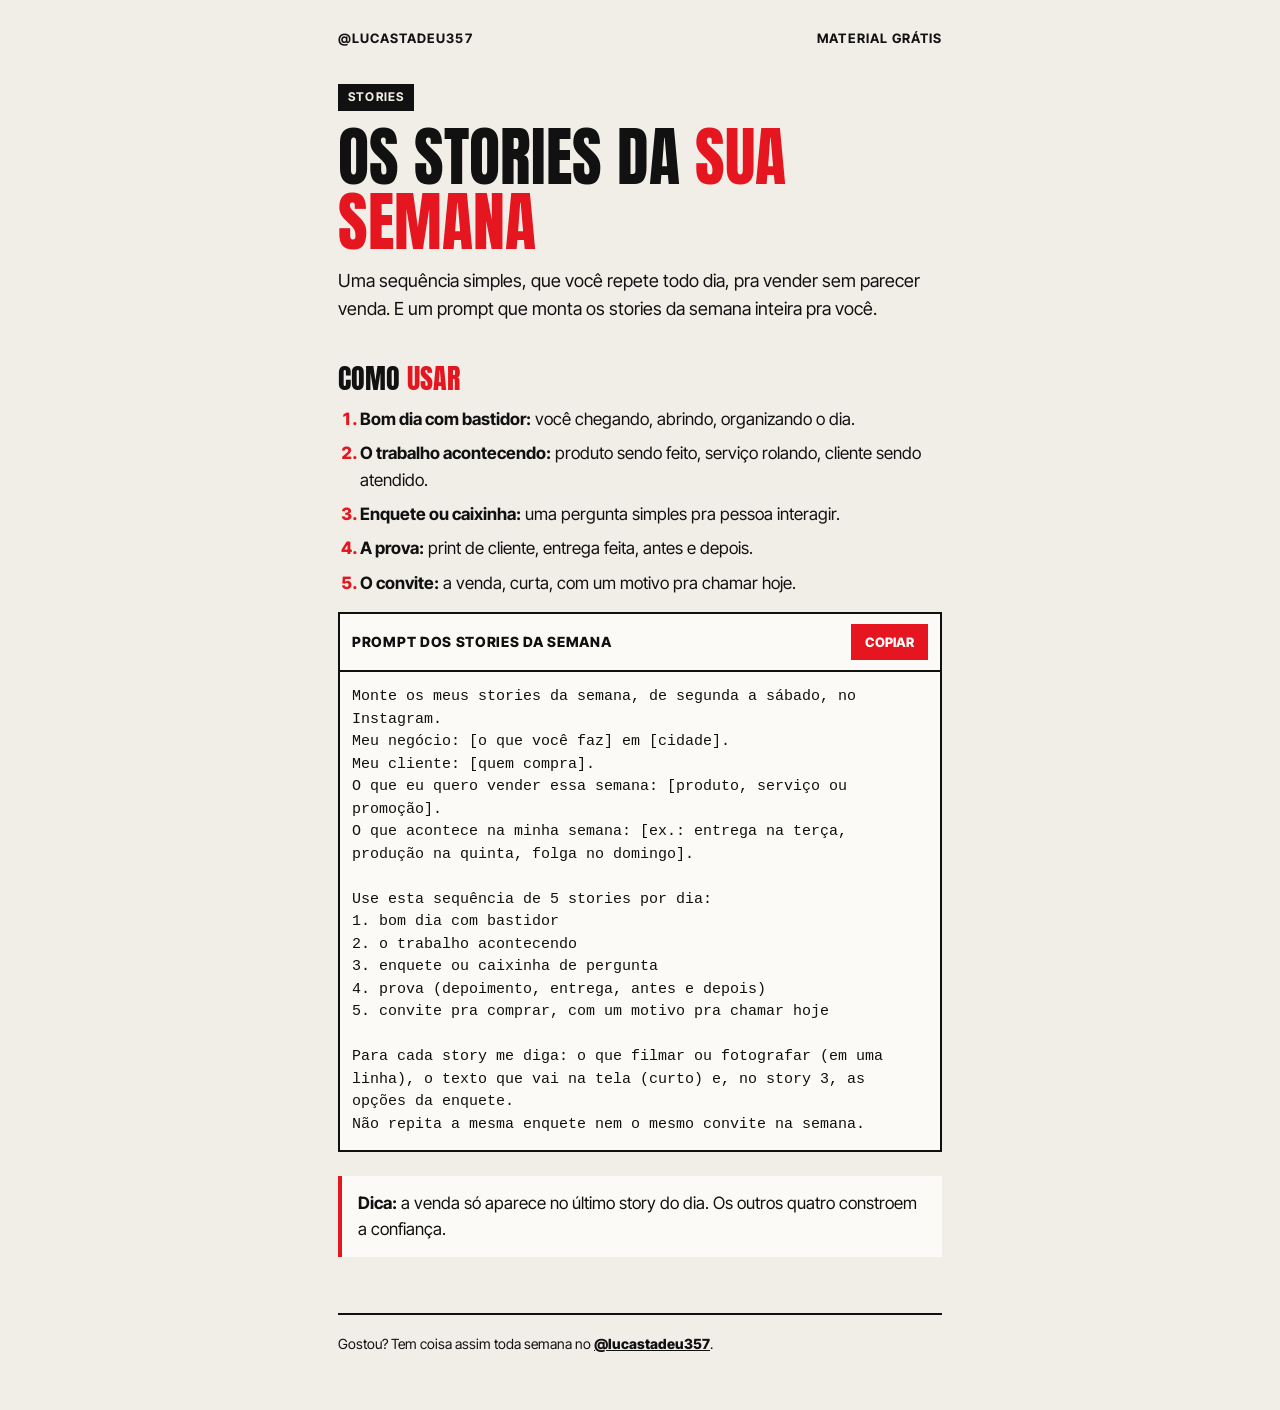
<file: stories-da-semana/index.html>
<!doctype html>
<html lang="pt-BR">
<head>
  <meta charset="utf-8">
  <meta name="viewport" content="width=device-width, initial-scale=1">
  <!-- Material entregue no direct: não aparece no Google -->
  <meta name="robots" content="noindex, nofollow">
  <title>Os stories da sua semana · @lucastadeu357</title>
  <meta name="description" content="A sequência de 5 stories por dia e o prompt que monta a semana inteira.">
  <link rel="preconnect" href="https://fonts.googleapis.com">
  <link rel="preconnect" href="https://fonts.gstatic.com" crossorigin>
  <link href="https://fonts.googleapis.com/css2?family=Anton&family=Inter+Tight:wght@500;700;800&display=swap" rel="stylesheet">
  <link rel="stylesheet" href="../assets/style.css">
</head>
<body>
  <main class="pagina">
    <header class="topo">
      <a href="https://www.instagram.com/lucastadeu357/">@lucastadeu357</a>
      <span>Material grátis</span>
    </header>

    <span class="etiqueta">STORIES</span>
    <h1>Os stories da <em>sua semana</em></h1>
    <p class="intro">Uma sequência simples, que você repete todo dia, pra vender sem parecer venda. E um prompt que monta os stories da semana inteira pra você.</p>

    <h2>Como <em>usar</em></h2>
    <ol class="passos">
      <li><strong>Bom dia com bastidor:</strong> você chegando, abrindo, organizando o dia.</li>
      <li><strong>O trabalho acontecendo:</strong> produto sendo feito, serviço rolando, cliente sendo atendido.</li>
      <li><strong>Enquete ou caixinha:</strong> uma pergunta simples pra pessoa interagir.</li>
      <li><strong>A prova:</strong> print de cliente, entrega feita, antes e depois.</li>
      <li><strong>O convite:</strong> a venda, curta, com um motivo pra chamar hoje.</li>
    </ol>

    <div class="prompt">
      <div class="prompt-cabeca">
        <span>Prompt dos stories da semana</span>
        <button class="copiar" type="button">Copiar</button>
      </div>
      <pre>Monte os meus stories da semana, de segunda a sábado, no Instagram.
Meu negócio: [o que você faz] em [cidade].
Meu cliente: [quem compra].
O que eu quero vender essa semana: [produto, serviço ou promoção].
O que acontece na minha semana: [ex.: entrega na terça, produção na quinta, folga no domingo].

Use esta sequência de 5 stories por dia:
1. bom dia com bastidor
2. o trabalho acontecendo
3. enquete ou caixinha de pergunta
4. prova (depoimento, entrega, antes e depois)
5. convite pra comprar, com um motivo pra chamar hoje

Para cada story me diga: o que filmar ou fotografar (em uma linha), o texto que vai na tela (curto) e, no story 3, as opções da enquete.
Não repita a mesma enquete nem o mesmo convite na semana.</pre>
    </div>

    <p class="dica"><strong>Dica:</strong> a venda só aparece no último story do dia. Os outros quatro constroem a confiança.</p>

    <footer class="rodape">
      Gostou? Tem coisa assim toda semana no <a href="https://www.instagram.com/lucastadeu357/">@lucastadeu357</a>.
    </footer>
  </main>
  <script src="../assets/copiar.js"></script>
</body>
</html>
</file>
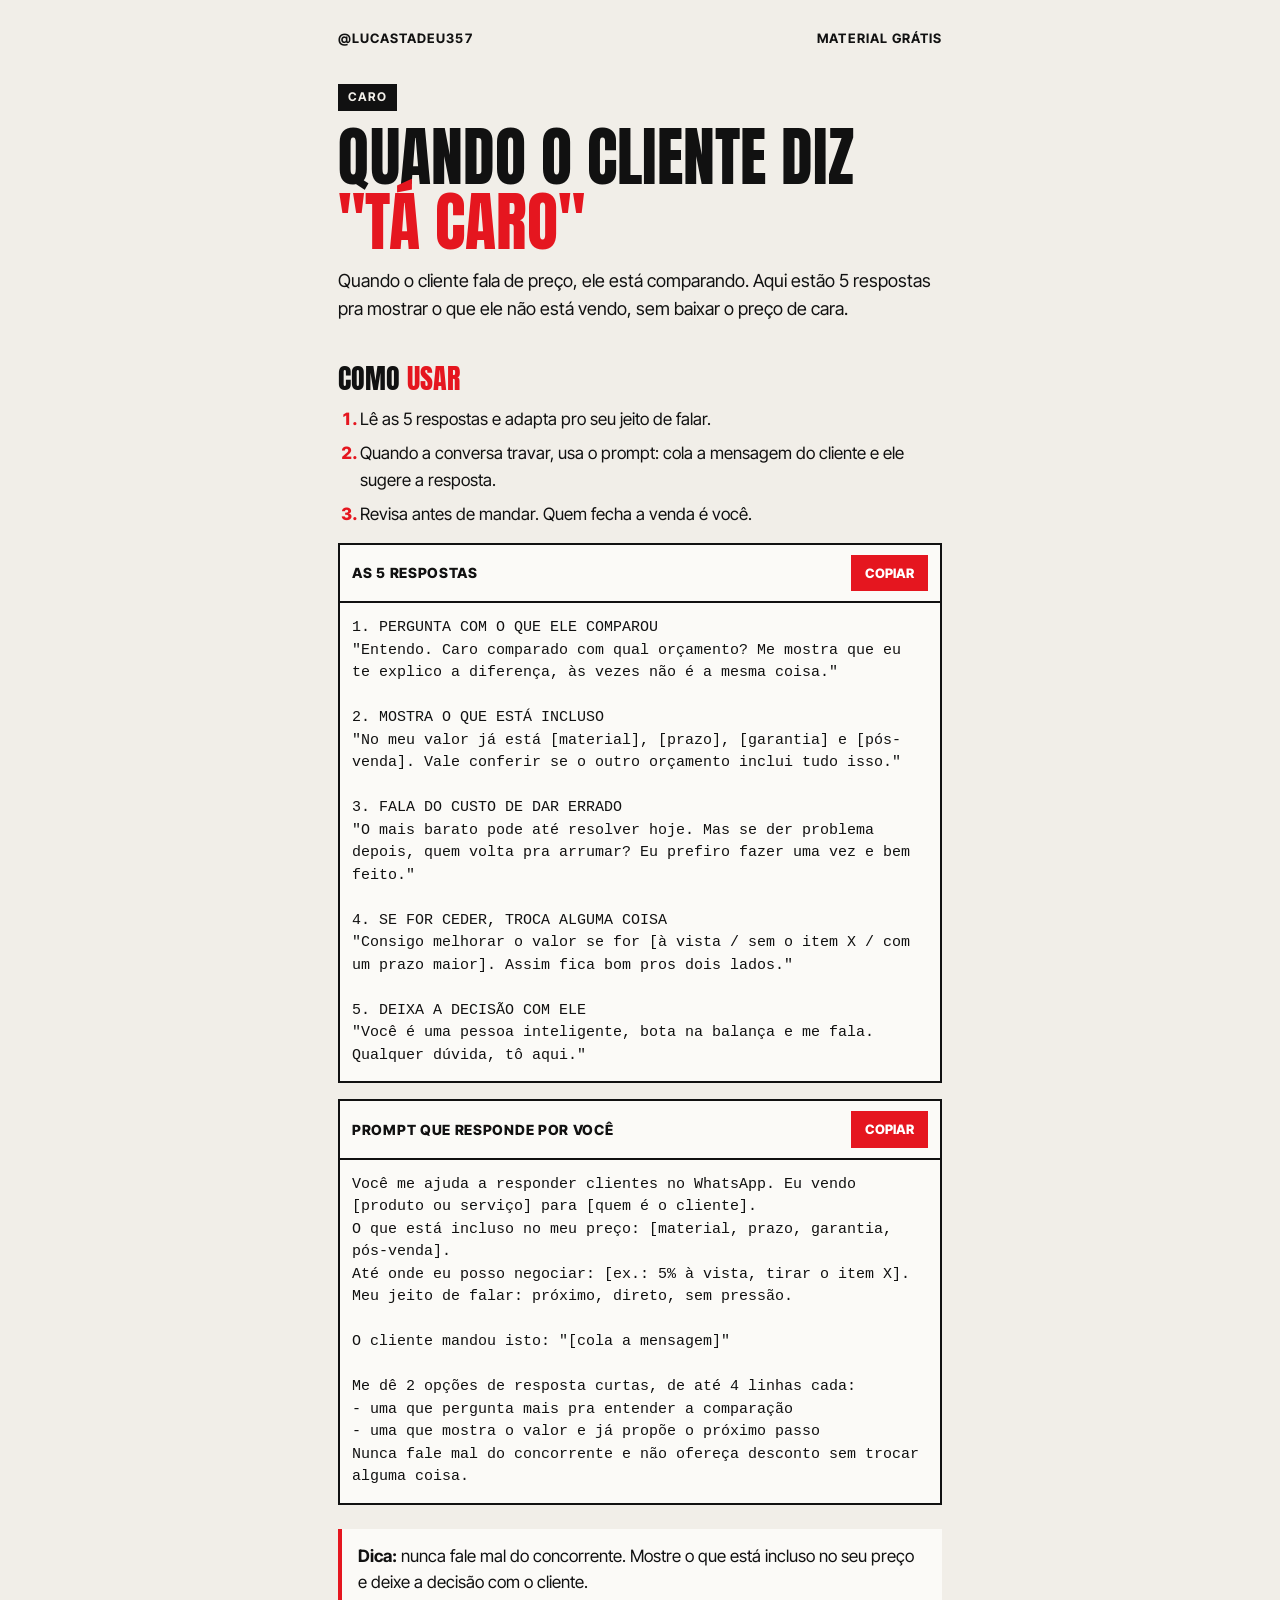
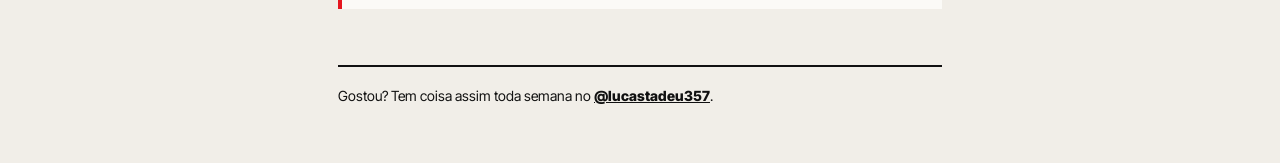
<file: ta-caro/index.html>
<!doctype html>
<html lang="pt-BR">
<head>
  <meta charset="utf-8">
  <meta name="viewport" content="width=device-width, initial-scale=1">
  <!-- Material entregue no direct: não aparece no Google -->
  <meta name="robots" content="noindex, nofollow">
  <title>Quando o cliente diz &quot;tá caro&quot; · @lucastadeu357</title>
  <meta name="description" content="5 respostas prontas pra objeção de preço e um prompt que sugere a resposta certa.">
  <link rel="preconnect" href="https://fonts.googleapis.com">
  <link rel="preconnect" href="https://fonts.gstatic.com" crossorigin>
  <link href="https://fonts.googleapis.com/css2?family=Anton&family=Inter+Tight:wght@500;700;800&display=swap" rel="stylesheet">
  <link rel="stylesheet" href="../assets/style.css">
</head>
<body>
  <main class="pagina">
    <header class="topo">
      <a href="https://www.instagram.com/lucastadeu357/">@lucastadeu357</a>
      <span>Material grátis</span>
    </header>

    <span class="etiqueta">CARO</span>
    <h1>Quando o cliente diz <em>&quot;tá caro&quot;</em></h1>
    <p class="intro">Quando o cliente fala de preço, ele está comparando. Aqui estão 5 respostas pra mostrar o que ele não está vendo, sem baixar o preço de cara.</p>

    <h2>Como <em>usar</em></h2>
    <ol class="passos">
      <li>Lê as 5 respostas e adapta pro seu jeito de falar.</li>
      <li>Quando a conversa travar, usa o prompt: cola a mensagem do cliente e ele sugere a resposta.</li>
      <li>Revisa antes de mandar. Quem fecha a venda é você.</li>
    </ol>

    <div class="prompt">
      <div class="prompt-cabeca">
        <span>As 5 respostas</span>
        <button class="copiar" type="button">Copiar</button>
      </div>
      <pre>1. PERGUNTA COM O QUE ELE COMPAROU
&quot;Entendo. Caro comparado com qual orçamento? Me mostra que eu te explico a diferença, às vezes não é a mesma coisa.&quot;

2. MOSTRA O QUE ESTÁ INCLUSO
&quot;No meu valor já está [material], [prazo], [garantia] e [pós-venda]. Vale conferir se o outro orçamento inclui tudo isso.&quot;

3. FALA DO CUSTO DE DAR ERRADO
&quot;O mais barato pode até resolver hoje. Mas se der problema depois, quem volta pra arrumar? Eu prefiro fazer uma vez e bem feito.&quot;

4. SE FOR CEDER, TROCA ALGUMA COISA
&quot;Consigo melhorar o valor se for [à vista / sem o item X / com um prazo maior]. Assim fica bom pros dois lados.&quot;

5. DEIXA A DECISÃO COM ELE
&quot;Você é uma pessoa inteligente, bota na balança e me fala. Qualquer dúvida, tô aqui.&quot;</pre>
    </div>
    <div class="prompt">
      <div class="prompt-cabeca">
        <span>Prompt que responde por você</span>
        <button class="copiar" type="button">Copiar</button>
      </div>
      <pre>Você me ajuda a responder clientes no WhatsApp. Eu vendo [produto ou serviço] para [quem é o cliente].
O que está incluso no meu preço: [material, prazo, garantia, pós-venda].
Até onde eu posso negociar: [ex.: 5% à vista, tirar o item X].
Meu jeito de falar: próximo, direto, sem pressão.

O cliente mandou isto: &quot;[cola a mensagem]&quot;

Me dê 2 opções de resposta curtas, de até 4 linhas cada:
- uma que pergunta mais pra entender a comparação
- uma que mostra o valor e já propõe o próximo passo
Nunca fale mal do concorrente e não ofereça desconto sem trocar alguma coisa.</pre>
    </div>

    <p class="dica"><strong>Dica:</strong> nunca fale mal do concorrente. Mostre o que está incluso no seu preço e deixe a decisão com o cliente.</p>

    <footer class="rodape">
      Gostou? Tem coisa assim toda semana no <a href="https://www.instagram.com/lucastadeu357/">@lucastadeu357</a>.
    </footer>
  </main>
  <script src="../assets/copiar.js"></script>
</body>
</html>
</file>
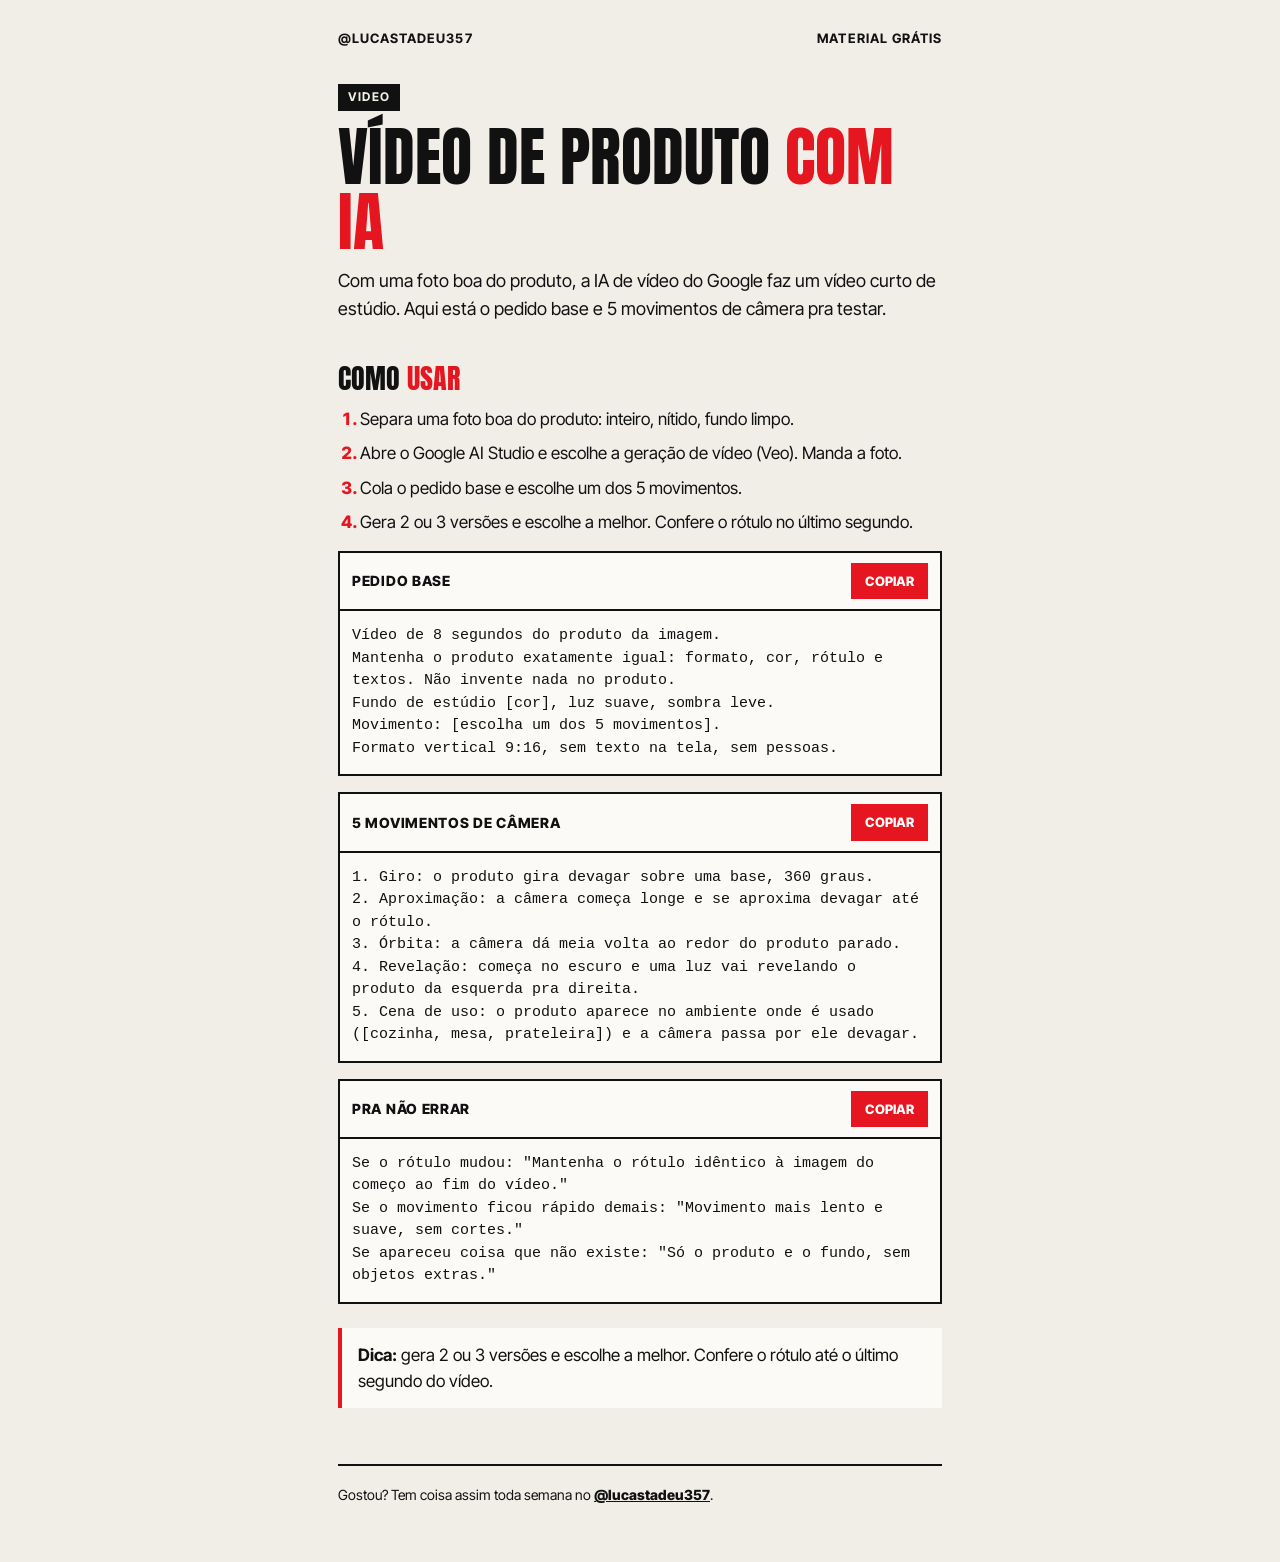
<file: video-de-produto/index.html>
<!doctype html>
<html lang="pt-BR">
<head>
  <meta charset="utf-8">
  <meta name="viewport" content="width=device-width, initial-scale=1">
  <!-- Material entregue no direct: não aparece no Google -->
  <meta name="robots" content="noindex, nofollow">
  <title>Vídeo de produto com IA · @lucastadeu357</title>
  <meta name="description" content="O pedido pra transformar a foto do produto em vídeo, com 5 movimentos de câmera.">
  <link rel="preconnect" href="https://fonts.googleapis.com">
  <link rel="preconnect" href="https://fonts.gstatic.com" crossorigin>
  <link href="https://fonts.googleapis.com/css2?family=Anton&family=Inter+Tight:wght@500;700;800&display=swap" rel="stylesheet">
  <link rel="stylesheet" href="../assets/style.css">
</head>
<body>
  <main class="pagina">
    <header class="topo">
      <a href="https://www.instagram.com/lucastadeu357/">@lucastadeu357</a>
      <span>Material grátis</span>
    </header>

    <span class="etiqueta">VIDEO</span>
    <h1>Vídeo de produto <em>com IA</em></h1>
    <p class="intro">Com uma foto boa do produto, a IA de vídeo do Google faz um vídeo curto de estúdio. Aqui está o pedido base e 5 movimentos de câmera pra testar.</p>

    <h2>Como <em>usar</em></h2>
    <ol class="passos">
      <li>Separa uma foto boa do produto: inteiro, nítido, fundo limpo.</li>
      <li>Abre o Google AI Studio e escolhe a geração de vídeo (Veo). Manda a foto.</li>
      <li>Cola o pedido base e escolhe um dos 5 movimentos.</li>
      <li>Gera 2 ou 3 versões e escolhe a melhor. Confere o rótulo no último segundo.</li>
    </ol>

    <div class="prompt">
      <div class="prompt-cabeca">
        <span>Pedido base</span>
        <button class="copiar" type="button">Copiar</button>
      </div>
      <pre>Vídeo de 8 segundos do produto da imagem.
Mantenha o produto exatamente igual: formato, cor, rótulo e textos. Não invente nada no produto.
Fundo de estúdio [cor], luz suave, sombra leve.
Movimento: [escolha um dos 5 movimentos].
Formato vertical 9:16, sem texto na tela, sem pessoas.</pre>
    </div>
    <div class="prompt">
      <div class="prompt-cabeca">
        <span>5 movimentos de câmera</span>
        <button class="copiar" type="button">Copiar</button>
      </div>
      <pre>1. Giro: o produto gira devagar sobre uma base, 360 graus.
2. Aproximação: a câmera começa longe e se aproxima devagar até o rótulo.
3. Órbita: a câmera dá meia volta ao redor do produto parado.
4. Revelação: começa no escuro e uma luz vai revelando o produto da esquerda pra direita.
5. Cena de uso: o produto aparece no ambiente onde é usado ([cozinha, mesa, prateleira]) e a câmera passa por ele devagar.</pre>
    </div>
    <div class="prompt">
      <div class="prompt-cabeca">
        <span>Pra não errar</span>
        <button class="copiar" type="button">Copiar</button>
      </div>
      <pre>Se o rótulo mudou: &quot;Mantenha o rótulo idêntico à imagem do começo ao fim do vídeo.&quot;
Se o movimento ficou rápido demais: &quot;Movimento mais lento e suave, sem cortes.&quot;
Se apareceu coisa que não existe: &quot;Só o produto e o fundo, sem objetos extras.&quot;</pre>
    </div>

    <p class="dica"><strong>Dica:</strong> gera 2 ou 3 versões e escolhe a melhor. Confere o rótulo até o último segundo do vídeo.</p>

    <footer class="rodape">
      Gostou? Tem coisa assim toda semana no <a href="https://www.instagram.com/lucastadeu357/">@lucastadeu357</a>.
    </footer>
  </main>
  <script src="../assets/copiar.js"></script>
</body>
</html>
</file>
<file: assets/style.css>
/* Visual do perfil: creme, preto e vermelho (o mesmo dos carrosséis) */
:root {
  --creme: #F1EEE8;
  --papel: #FBFAF7;
  --linha: #D9D6D1;
  --preto: #111111;
  --cinza: #8A8A8A;
  --vermelho: #E5161F;
}

* { box-sizing: border-box; }

html { -webkit-text-size-adjust: 100%; }

body {
  margin: 0;
  background: var(--creme);
  color: var(--preto);
  font-family: "Inter Tight", system-ui, -apple-system, sans-serif;
  font-size: 17px;
  line-height: 1.55;
}

.pagina {
  max-width: 640px;
  margin: 0 auto;
  padding: 28px 18px 56px;
}

.topo {
  display: flex;
  justify-content: space-between;
  align-items: center;
  font-size: 13px;
  font-weight: 700;
  letter-spacing: .08em;
  text-transform: uppercase;
}
.topo a { color: var(--preto); text-decoration: none; }

.etiqueta {
  display: inline-block;
  margin-top: 36px;
  padding: 4px 10px;
  background: var(--preto);
  color: var(--creme);
  font-size: 12px;
  font-weight: 700;
  letter-spacing: .1em;
  text-transform: uppercase;
}

h1 {
  margin: 14px 0 12px;
  font-family: "Anton", Impact, sans-serif;
  font-weight: 400;
  font-size: clamp(40px, 11vw, 64px);
  line-height: 1.02;
  text-transform: uppercase;
}
h1 em, h2 em { font-style: normal; color: var(--vermelho); }

.intro { margin: 0 0 28px; font-size: 18px; }

h2 {
  margin: 40px 0 12px;
  font-family: "Anton", Impact, sans-serif;
  font-weight: 400;
  font-size: 28px;
  line-height: 1.1;
  text-transform: uppercase;
}

ol.passos { margin: 0; padding-left: 22px; }
ol.passos li { margin-bottom: 8px; }
ol.passos li::marker { font-weight: 800; color: var(--vermelho); }

/* Caixa do prompt, com botão de copiar */
.prompt {
  margin: 16px 0;
  background: var(--papel);
  border: 2px solid var(--preto);
}
.prompt-cabeca {
  display: flex;
  justify-content: space-between;
  align-items: center;
  gap: 12px;
  padding: 10px 12px;
  border-bottom: 2px solid var(--preto);
  font-weight: 800;
  font-size: 14px;
  text-transform: uppercase;
  letter-spacing: .05em;
}
.prompt pre {
  margin: 0;
  padding: 14px 12px;
  white-space: pre-wrap;
  word-break: break-word;
  font-family: ui-monospace, "Cascadia Mono", Menlo, monospace;
  font-size: 15px;
  line-height: 1.5;
}

.copiar {
  flex-shrink: 0;
  padding: 8px 14px;
  border: 0;
  background: var(--vermelho);
  color: #fff;
  font: inherit;
  font-size: 13px;
  font-weight: 800;
  text-transform: uppercase;
  cursor: pointer;
}
.copiar.ok { background: var(--preto); }

.dica {
  margin: 24px 0;
  padding: 14px 16px;
  border-left: 4px solid var(--vermelho);
  background: var(--papel);
}

figure { margin: 20px 0; }
figure img { width: 100%; height: auto; display: block; border: 2px solid var(--preto); }
figcaption { margin-top: 6px; font-size: 14px; color: var(--cinza); }

/* Bloco de oferta: fica escondido até ter produto */
.oferta {
  margin: 44px 0 0;
  padding: 22px 18px;
  background: var(--preto);
  color: var(--creme);
}
.oferta h2 { margin-top: 0; color: var(--creme); }
.oferta .botao { background: var(--vermelho); }

.botao {
  display: inline-block;
  margin-top: 8px;
  padding: 14px 20px;
  background: var(--preto);
  color: #fff;
  font-weight: 800;
  text-decoration: none;
  text-transform: uppercase;
  letter-spacing: .04em;
}

/* Página longa de treinamento: índice e blocos de etapa */
.indice {
  margin: 8px 0 0;
  padding: 16px 18px;
  background: var(--papel);
  border: 2px solid var(--preto);
}
.indice ol { margin: 6px 0 0; padding-left: 22px; }
.indice a { color: var(--preto); }

h3 {
  margin: 28px 0 6px;
  font-size: 19px;
  font-weight: 800;
}

.modulo {
  margin: 18px 0;
  padding: 16px 16px 6px;
  background: var(--papel);
  border-left: 4px solid var(--preto);
}
.modulo h3 { margin-top: 0; }
.modulo .faz { margin: 0 0 10px; color: var(--cinza); font-size: 15px; }

code {
  font-family: ui-monospace, "Cascadia Mono", Menlo, monospace;
  font-size: .9em;
  background: var(--papel);
  padding: 1px 5px;
  border: 1px solid var(--linha);
  word-break: break-word;
}

/* Treinamento para iniciante: progresso, etapas, telas e mapa */
.progresso {
  position: sticky;
  top: 0;
  z-index: 5;
  margin: 0 -18px;
  padding: 10px 18px;
  background: var(--creme);
  border-bottom: 2px solid var(--preto);
  font-size: 13px;
  font-weight: 800;
  text-transform: uppercase;
  letter-spacing: .05em;
}
.progresso .barra { height: 8px; margin-top: 6px; background: var(--linha); }
.progresso .cheio { height: 100%; width: 0; background: var(--vermelho); transition: width .3s; }

[id] { scroll-margin-top: 64px; }

.parte {
  margin: 48px 0 0;
  padding-top: 8px;
  border-top: 6px solid var(--preto);
}
.parte .num {
  display: inline-block;
  margin-top: 14px;
  font-size: 13px;
  font-weight: 800;
  letter-spacing: .1em;
  text-transform: uppercase;
  color: var(--vermelho);
}
.parte h2 { margin-top: 4px; }

.etapa {
  position: relative;
  margin: 14px 0;
  padding: 14px 14px 12px 58px;
  background: var(--papel);
  border: 2px solid var(--preto);
}
.etapa .n {
  position: absolute;
  left: 12px;
  top: 12px;
  width: 34px;
  height: 34px;
  display: grid;
  place-items: center;
  background: var(--preto);
  color: var(--creme);
  font-family: "Anton", Impact, sans-serif;
  font-size: 20px;
}
.etapa.feita .n { background: var(--vermelho); }
.etapa h3 { margin: 4px 0 6px; font-size: 18px; }
.etapa p { margin: 6px 0; }
.etapa ul { margin: 6px 0; padding-left: 20px; }
.feito {
  display: inline-flex;
  align-items: center;
  gap: 8px;
  margin-top: 8px;
  font-size: 14px;
  font-weight: 700;
  cursor: pointer;
  user-select: none;
}
.feito input { width: 20px; height: 20px; accent-color: var(--vermelho); }

/* Caminho de clique: Menu › Configurações › ... */
.caminho {
  display: inline;
  padding: 2px 6px;
  background: var(--preto);
  color: var(--creme);
  font-size: 14px;
  font-weight: 700;
  line-height: 1.9;
  box-decoration-break: clone;
  -webkit-box-decoration-break: clone;
}

/* Conversa de exemplo: o que tu digita e o que volta */
.chat { margin: 12px 0; }
.balao {
  max-width: 88%;
  margin: 6px 0;
  padding: 10px 12px;
  font-size: 15px;
  border: 2px solid var(--preto);
}
.balao.tu { margin-left: auto; background: var(--preto); color: var(--creme); }
.balao.claude { background: var(--papel); }
.balao small { display: block; margin-bottom: 2px; font-size: 11px; font-weight: 800; letter-spacing: .08em; text-transform: uppercase; opacity: .7; }

/* Árvore de pastas */
.arvore {
  margin: 12px 0;
  padding: 12px 14px;
  background: var(--preto);
  color: var(--creme);
  font-family: ui-monospace, "Cascadia Mono", Menlo, monospace;
  font-size: 14px;
  line-height: 1.7;
  white-space: pre;
  overflow-x: auto;
}
.arvore b { color: #ff6b6b; font-weight: 700; }
.arvore i { color: var(--cinza); font-style: normal; }

/* Mapa do agente */
.mapa { display: grid; gap: 8px; margin: 18px 0; }
.mapa .no {
  display: flex;
  align-items: center;
  gap: 12px;
  padding: 10px 12px;
  background: var(--papel);
  border: 2px solid var(--preto);
}
.mapa .no span:first-child {
  flex-shrink: 0;
  width: 30px;
  height: 30px;
  display: grid;
  place-items: center;
  background: var(--vermelho);
  color: #fff;
  font-weight: 800;
}
.mapa .no strong { display: block; }
.mapa .no small { color: var(--cinza); font-size: 14px; }
.mapa .seta { text-align: center; font-weight: 800; line-height: 1; color: var(--vermelho); }

.atencao {
  margin: 14px 0;
  padding: 12px 14px;
  background: var(--vermelho);
  color: #fff;
  font-weight: 600;
}
.atencao a { color: #fff; }

details {
  margin: 10px 0;
  padding: 12px 14px;
  background: var(--papel);
  border: 2px solid var(--preto);
}
details summary { font-weight: 800; cursor: pointer; }
details p { margin: 8px 0 0; }

.glossario { display: grid; gap: 8px; margin: 14px 0; }
.glossario div { padding: 10px 12px; background: var(--papel); border-left: 4px solid var(--vermelho); }

.rodape {
  margin-top: 56px;
  padding-top: 18px;
  border-top: 2px solid var(--preto);
  font-size: 14px;
}
.rodape a { color: var(--preto); font-weight: 800; }
</file>
